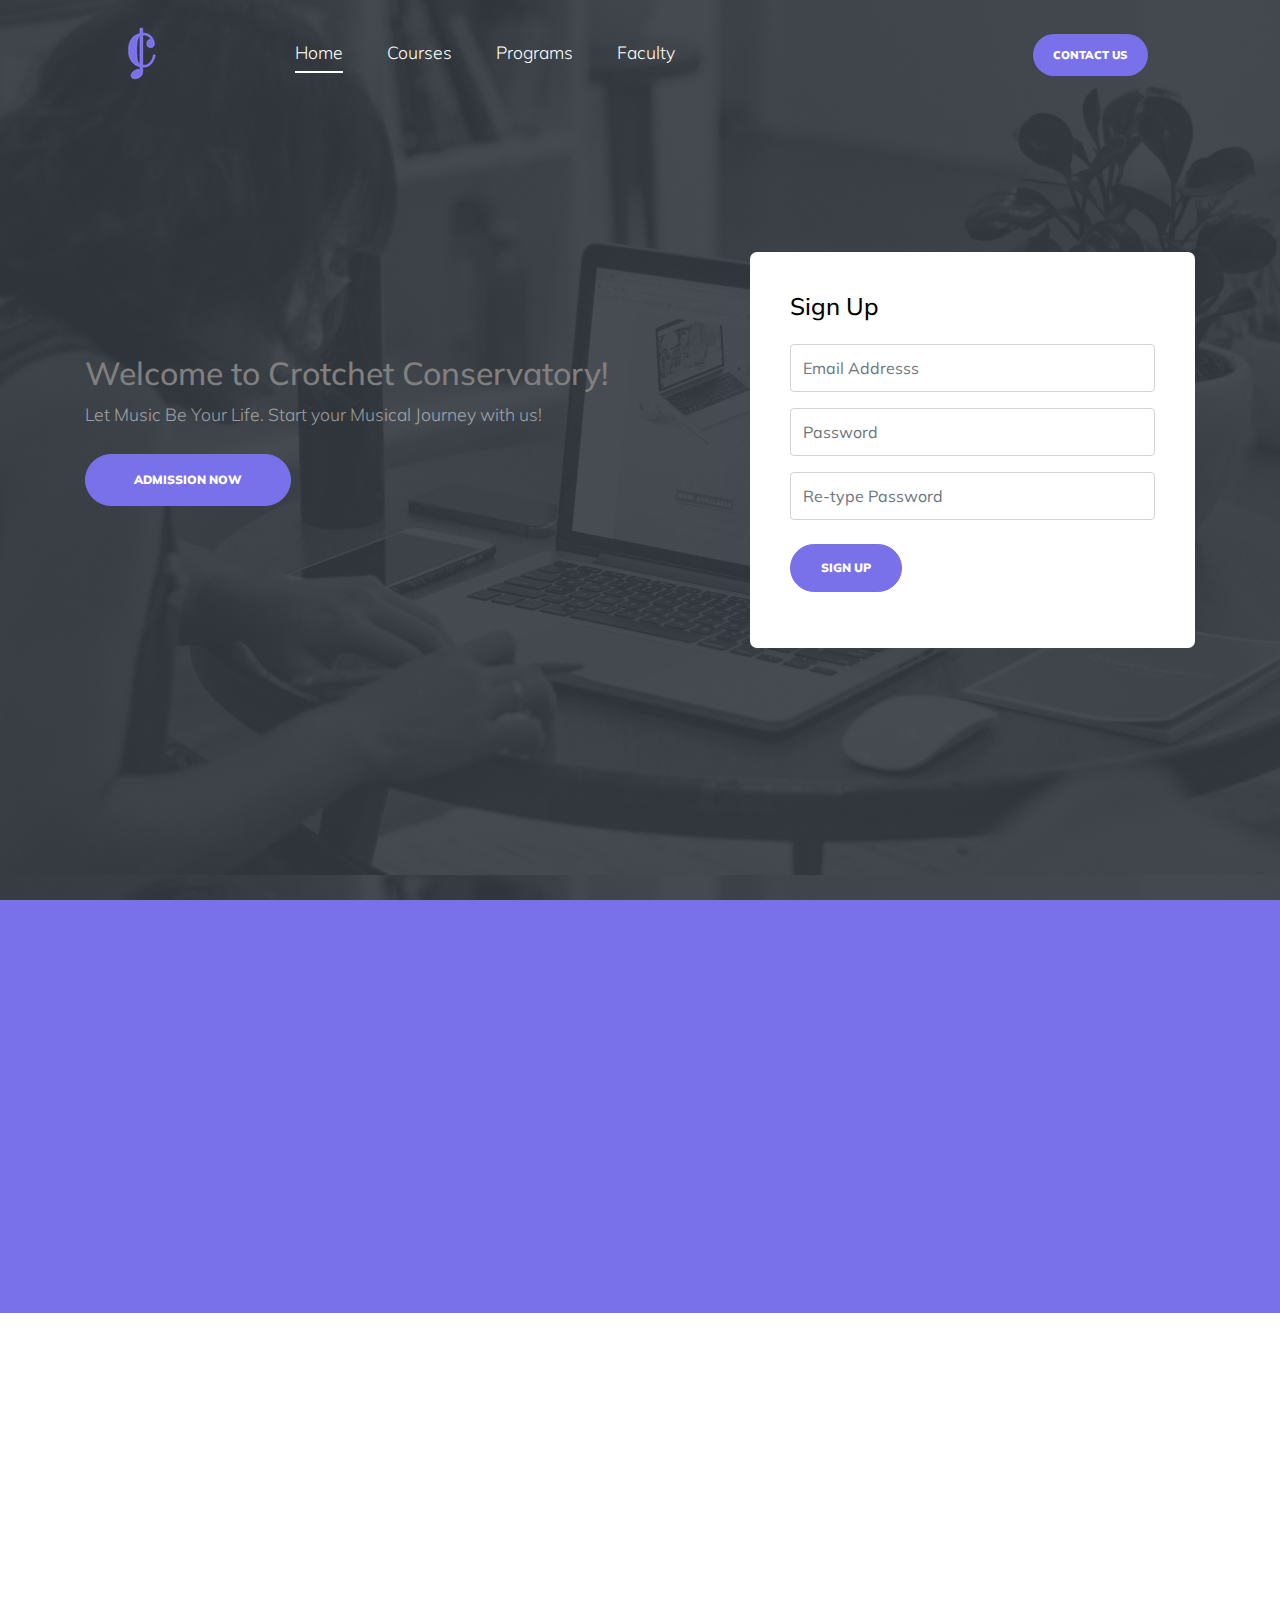
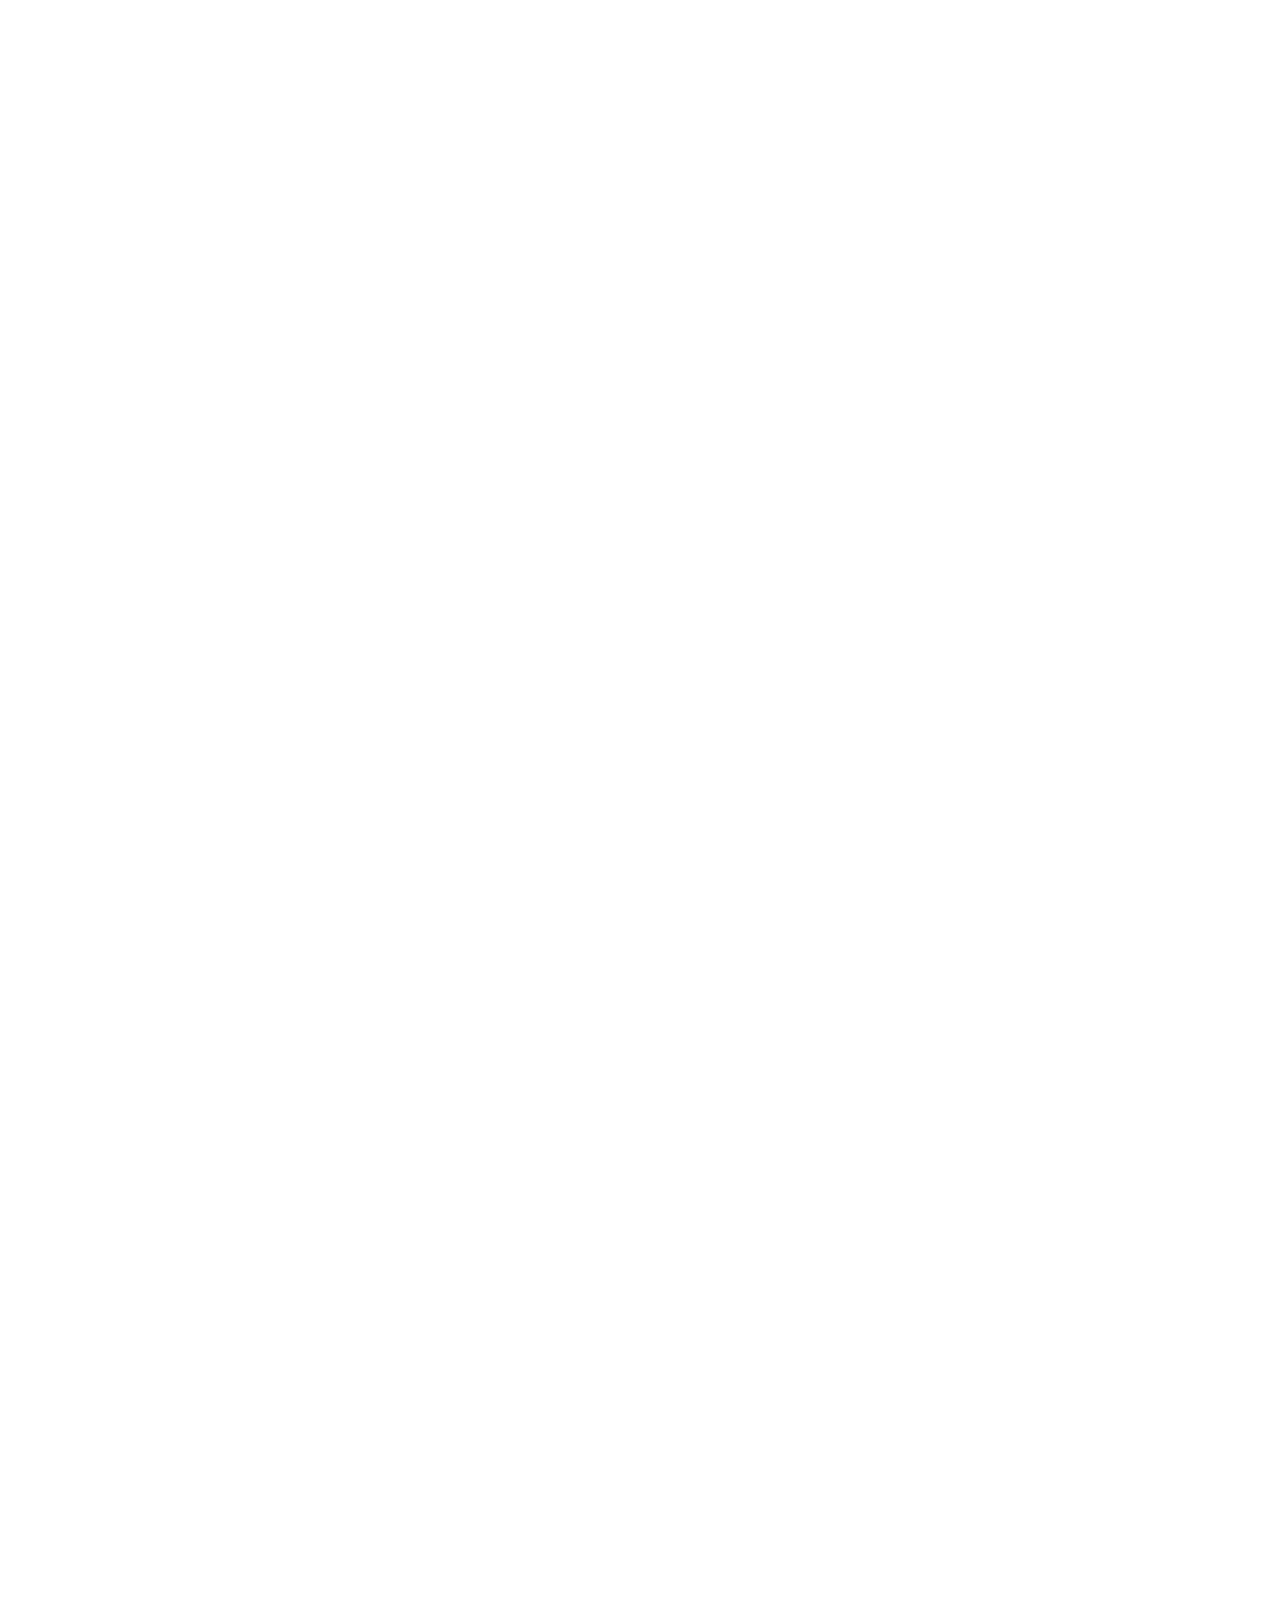
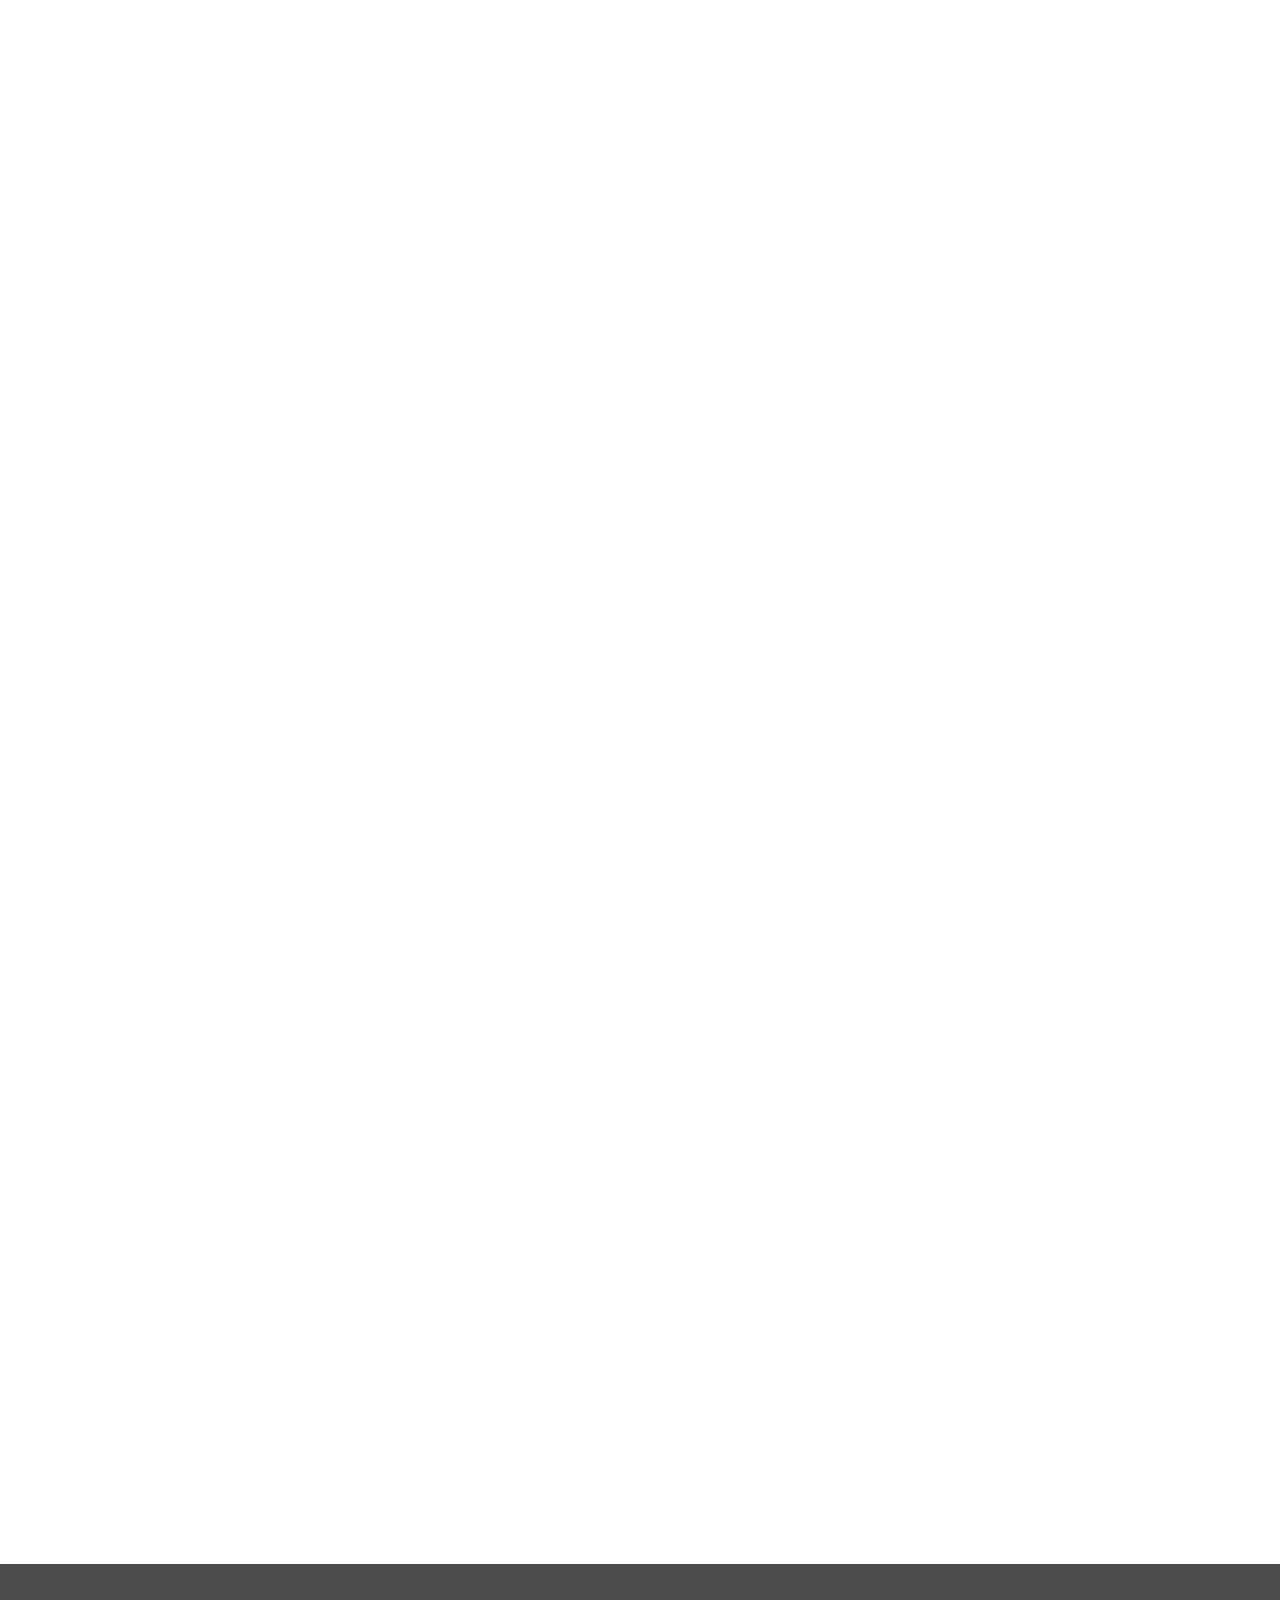
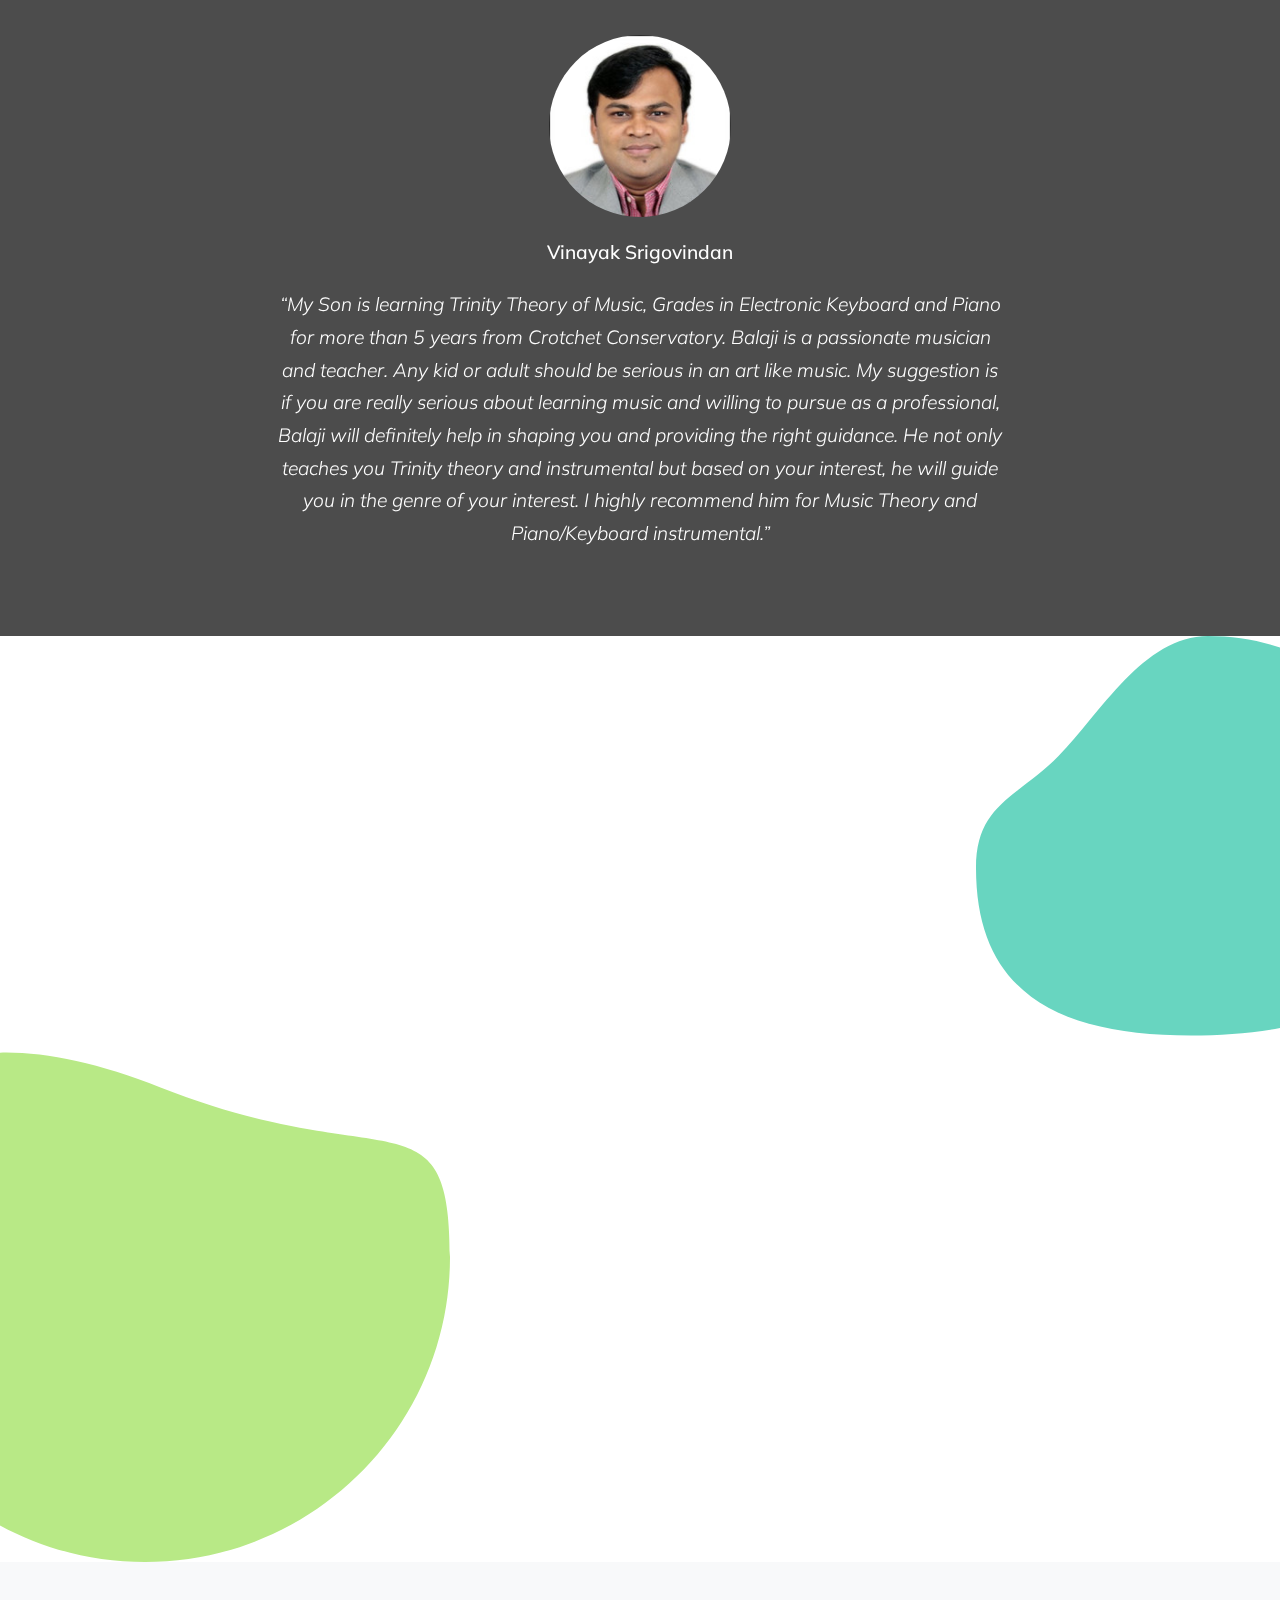
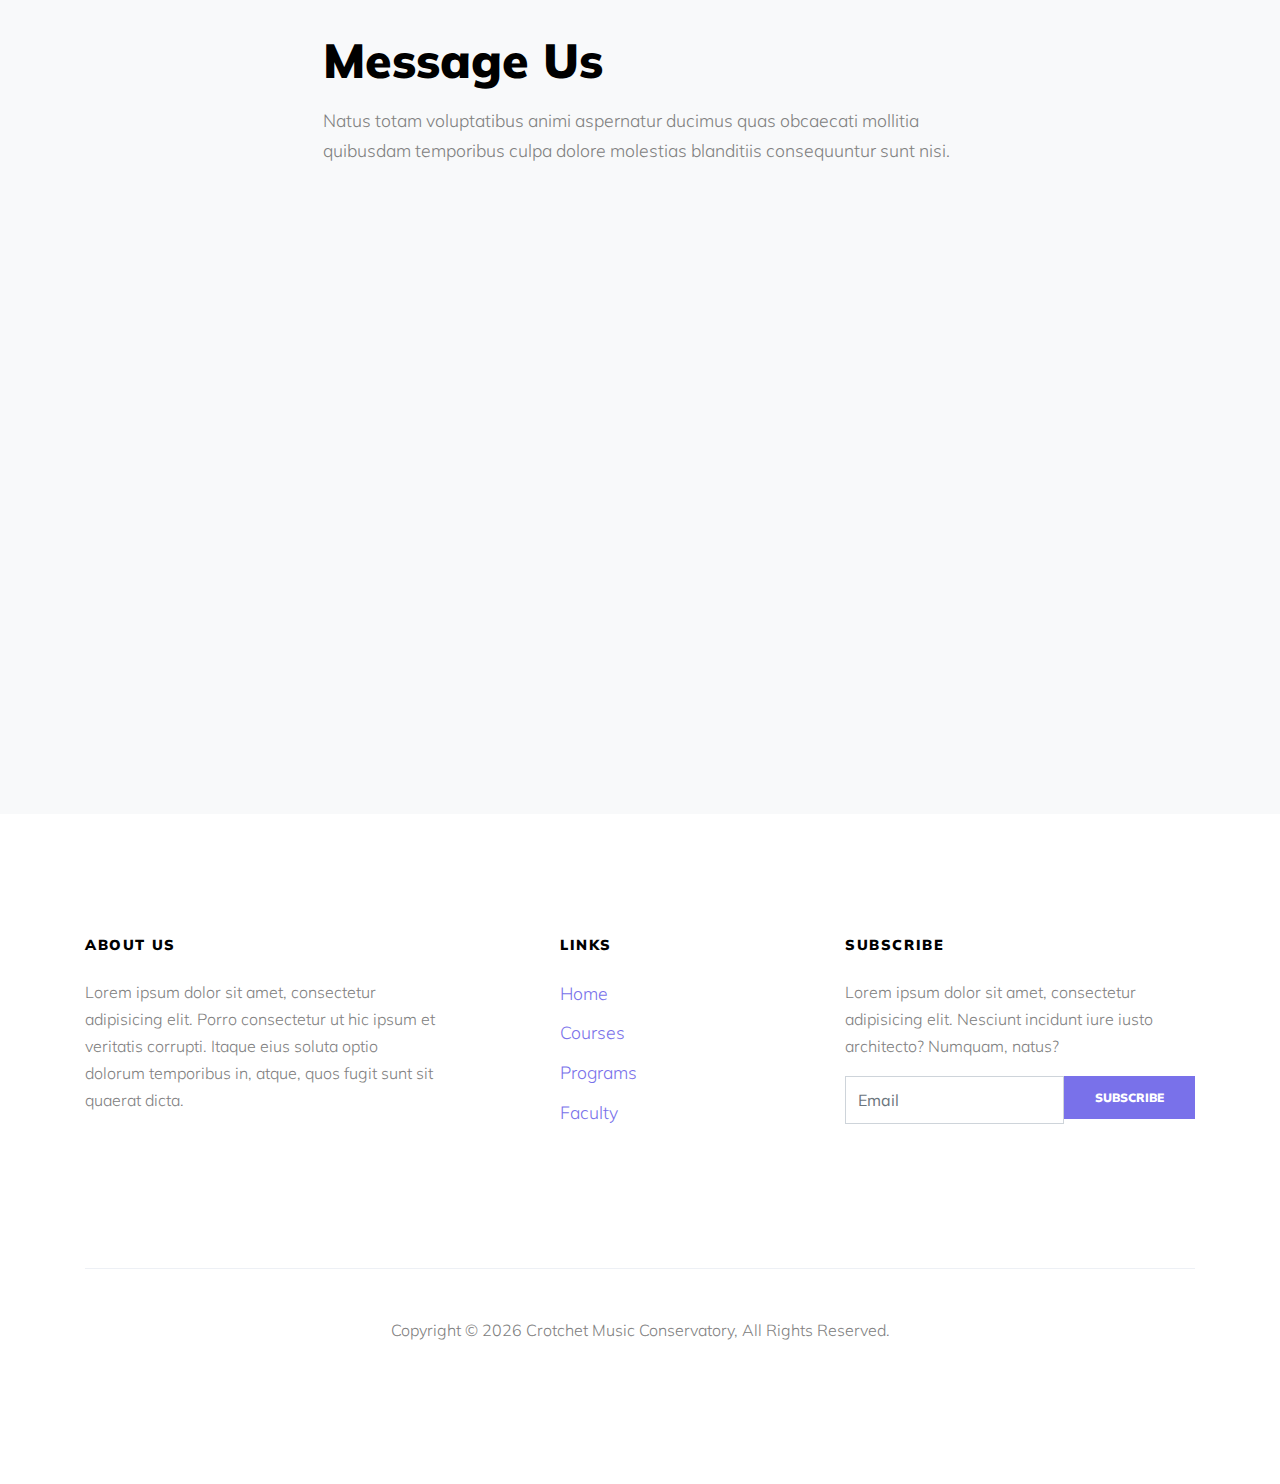
<file: index.html>
<!DOCTYPE html>
<html lang="en">
  <head>
    <title>Crotchet Music Conservatory</title>
    <meta charset="utf-8">
    <meta name="viewport" content="width=device-width, initial-scale=1, shrink-to-fit=no">
    <link href="https://fonts.googleapis.com/css?family=Muli:300,400,700,900" rel="stylesheet">
    <link rel="stylesheet" href="fonts/icomoon/style.css">
    <link rel="stylesheet" href="css/bootstrap.min.css">
    <link rel="stylesheet" href="css/jquery-ui.css">
    <link rel="stylesheet" href="css/owl.carousel.min.css">
    <link rel="stylesheet" href="css/owl.theme.default.min.css">
    <link rel="stylesheet" href="css/owl.theme.default.min.css">
    <link rel="stylesheet" href="css/jquery.fancybox.min.css">
    <link rel="stylesheet" href="css/bootstrap-datepicker.css">
    <link rel="stylesheet" href="fonts/flaticon/font/flaticon.css">
    <link rel="stylesheet" href="css/aos.css">
    <link rel="stylesheet" href="css/style.css">
  </head>
  <body data-spy="scroll" data-target=".site-navbar-target" data-offset="300">
  
  <div class="site-wrap">
    <div class="site-mobile-menu site-navbar-target">
      <div class="site-mobile-menu-header">
        <div class="site-mobile-menu-close mt-3">
          <span class="icon-close2 js-menu-toggle"></span>
        </div>
      </div>
      <div class="site-mobile-menu-body"></div>
    </div>
    <header class="site-navbar py-4 js-sticky-header site-navbar-target" role="banner">
      <div class="container-fluid">
        <div class="d-flex align-items-center">
          <div class="site-logo mr-sm-auto>
            <a href="index.html">
              <img src="images/crotchet_logo.png" alt="logo">
            </a>
          </div>
          <div class="mx-auto text-center">
            <nav class="site-navigation position-relative text-right" role="navigation">
              <ul class="site-menu main-menu js-clone-nav mx-auto d-none d-lg-block  m-0 p-0">
                <li><a href="#home-section" class="nav-link">Home</a></li>
                <li><a href="#courses-section" class="nav-link">Courses</a></li>
                <li><a href="#programs-section" class="nav-link">Programs</a></li>
                <li><a href="#teachers-section" class="nav-link">Faculty</a></li>
              </ul>
            </nav>
          </div>

          <div class="ml-auto w-25">
            <nav class="site-navigation position-relative text-right" role="navigation">
              <ul class="site-menu main-menu site-menu-dark js-clone-nav mr-auto d-none d-lg-block m-0 p-0">
                <li class="cta"><a href="#contact-section" class="nav-link"><span>Contact Us</span></a></li>
              </ul>
            </nav>
            <a href="#" class="d-inline-block d-lg-none site-menu-toggle js-menu-toggle text-black float-right"><span class="icon-menu h3"></span></a>
          </div>
        </div>
      </div>
    </header>

    <div class="intro-section" id="home-section">

      <div class="slide-1" style="background-image: url('images/hero_1.jpg');" data-stellar-background-ratio="0.5">
        <div class="container">
          <div class="row align-items-center">
            <div class="col-12">
              <div class="row align-items-center">
                <div class="col-lg-6 mb-4">
                  <h2 class="welcome-message" data-aos="fade-up" data-aos-delay="100">Welcome to Crotchet Conservatory!</h2>
                  <p class="mb-4"  data-aos="fade-up" data-aos-delay="200">Let Music Be Your Life. Start your Musical Journey with us!</p>
                  <p data-aos="fade-up" data-aos-delay="300"><a href="https://docs.google.com/forms/d/1-CF8SRaXi_w5HwPwmthw0hmqUFQb7BPu5PdblwxFsVc/" class="btn btn-primary py-3 px-5 btn-pill">Admission Now</a></p>
                </div>

                <div class="col-lg-5 ml-auto" data-aos="fade-up" data-aos-delay="500">
                  <form action="" method="post" class="form-box">
                    <h3 class="h4 text-black mb-4">Sign Up</h3>
                    <div class="form-group">
                      <input type="text" class="form-control" placeholder="Email Addresss">
                    </div>
                    <div class="form-group">
                      <input type="password" class="form-control" placeholder="Password">
                    </div>
                    <div class="form-group mb-4">
                      <input type="password" class="form-control" placeholder="Re-type Password">
                    </div>
                    <div class="form-group">
                      <input type="submit" class="btn btn-primary btn-pill" value="Sign up">
                    </div>
                  </form>
                </div>
              </div>
            </div>
          </div>
        </div>
      </div>
    </div>

    <div class="site-section courses-title" id="courses-section">
      <div class="container">
        <div class="row mb-5 justify-content-center">
          <div class="col-lg-7 text-center" data-aos="fade-up" data-aos-delay="">
            <h2 class="section-title">Courses</h2>
          </div>
        </div>
      </div>
    </div>
    <div class="site-section courses-entry-wrap"  data-aos="fade-up" data-aos-delay="100">
      <div class="container">
        <div class="row">
          <div class="owl-carousel col-12 nonloop-block-14">
            <div class="course bg-white h-100 align-self-stretch">
              <figure class="m-0">
                <a href="course-single.html"><img src="images/img_1.jpg" alt="Image" class="img-fluid"></a>
              </figure>
              <div class="course-inner-text py-4 px-4">
                <span class="course-price">$20</span>
                <div class="meta"><span class="icon-clock-o"></span>4 Lessons / 12 week</div>
                <h3><a href="#">Theory of Music</a></h3>
                <p>Lorem ipsum dolor sit amet ipsa nulla adipisicing elit. </p>
              </div>
              <div class="d-flex border-top stats">
                <div class="py-3 px-4"><span class="icon-users"></span> 2,193 students</div>
                <div class="py-3 px-4 w-25 ml-auto border-left"><span class="icon-chat"></span> 2</div>
              </div>
            </div>

            <div class="course bg-white h-100 align-self-stretch">
              <figure class="m-0">
                <a href="course-single.html"><img src="images/img_2.jpg" alt="Image" class="img-fluid"></a>
              </figure>
              <div class="course-inner-text py-4 px-4">
                <span class="course-price">$0</span>
                <div class="meta"><span class="icon-clock-o"></span>4 Lessons / 12 week</div>
                <h3><a href="#">Practical</a></h3>
                <p>Lorem ipsum dolor sit amet ipsa nulla adipisicing elit. </p>
              </div>
              <div class="d-flex border-top stats">
                <div class="py-3 px-4"><span class="icon-users"></span> 2,193 students</div>
                <div class="py-3 px-4 w-25 ml-auto border-left"><span class="icon-chat"></span> 2</div>
              </div>
            </div>

            <div class="course bg-white h-100 align-self-stretch">
              <figure class="m-0">
                <a href="course-single.html"><img src="images/img_3.jpg" alt="Image" class="img-fluid"></a>
              </figure>
              <div class="course-inner-text py-4 px-4">
                <span class="course-price">$0</span>
                <div class="meta"><span class="icon-clock-o"></span>4 Lessons / 12 week</div>
                <h3><a href="#">Virtuoso</a></h3>
                <p>Lorem ipsum dolor sit amet ipsa nulla adipisicing elit. </p>
              </div>
              <div class="d-flex border-top stats">
                <div class="py-3 px-4"><span class="icon-users"></span> 2,193 students</div>
                <div class="py-3 px-4 w-25 ml-auto border-left"><span class="icon-chat"></span> 2</div>
              </div>
            </div>

            <div class="course bg-white h-100 align-self-stretch">
              <figure class="m-0">
                <a href="course-single.html"><img src="images/img_4.jpg" alt="Image" class="img-fluid"></a>
              </figure>
              <div class="course-inner-text py-4 px-4">
                <span class="course-price">$0</span>
                <div class="meta"><span class="icon-clock-o"></span>4 Lessons / 12 week</div>
                <h3><a href="#">Music Composition</a></h3>
                <p>Lorem ipsum dolor sit amet ipsa nulla adipisicing elit. </p>
              </div>
              <div class="d-flex border-top stats">
                <div class="py-3 px-4"><span class="icon-users"></span> 2,193 students</div>
                <div class="py-3 px-4 w-25 ml-auto border-left"><span class="icon-chat"></span> 2</div>
              </div>
            </div>

            <div class="course bg-white h-100 align-self-stretch">
              <figure class="m-0">
                <a href="course-single.html"><img src="images/img_5.jpg" alt="Image" class="img-fluid"></a>
              </figure>
              <div class="course-inner-text py-4 px-4">
                <span class="course-price">$0</span>
                <div class="meta"><span class="icon-clock-o"></span>4 Lessons / 12 week</div>
                <h3><a href="#">Score Writer</a></h3>
                <p>Lorem ipsum dolor sit amet ipsa nulla adipisicing elit. </p>
              </div>
              <div class="d-flex border-top stats">
                <div class="py-3 px-4"><span class="icon-users"></span> 2,193 students</div>
                <div class="py-3 px-4 w-25 ml-auto border-left"><span class="icon-chat"></span> 2</div>
              </div>
            </div>

            <div class="course bg-white h-100 align-self-stretch">
              <figure class="m-0">
                <a href="course-single.html"><img src="images/img_6.jpg" alt="Image" class="img-fluid"></a>
              </figure>
              <div class="course-inner-text py-4 px-4">
                <span class="course-price">$0</span>
                <div class="meta"><span class="icon-clock-o"></span>4 Lessons / 12 week</div>
                <h3><a href="#">Audio Engineering</a></h3>
                <p>Lorem ipsum dolor sit amet ipsa nulla adipisicing elit. </p>
              </div>
              <div class="d-flex border-top stats">
                <div class="py-3 px-4"><span class="icon-users"></span> 2,193 students</div>
                <div class="py-3 px-4 w-25 ml-auto border-left"><span class="icon-chat"></span> 2</div>
              </div>
            </div>
          </div>

        </div>
        <div class="row justify-content-center">
          <div class="col-7 text-center">
            <button class="customPrevBtn btn btn-primary m-1">Prev</button>
            <button class="customNextBtn btn btn-primary m-1">Next</button>
          </div>
        </div>
      </div>
    </div>

    <div class="site-section" id="programs-section">
      <div class="container">
        <div class="row mb-5 justify-content-center">
          <div class="col-lg-7 text-center"  data-aos="fade-up" data-aos-delay="">
            <h2 class="section-title">Our Programs</h2>
            <p>Lorem ipsum dolor sit amet, consectetur adipisicing elit. Magnam repellat aut neque! Doloribus sunt non aut reiciendis, vel recusandae obcaecati hic dicta repudiandae in quas quibusdam ullam, illum sed veniam!</p>
          </div>
        </div>

        <div class="row mb-5 align-items-center">
          <div class="col-lg-7 mb-5" data-aos="fade-up" data-aos-delay="100">
            <img src="images/undraw_youtube_tutorial.svg" alt="Image" class="img-fluid">
          </div>
          <div class="col-lg-4 ml-auto" data-aos="fade-up" data-aos-delay="200">
            <h2 class="text-black mb-4">We are Trinity Certified Educators</h2>
            <p class="mb-4">Lorem ipsum dolor sit amet consectetur adipisicing elit. Rem maxime nam porro possimus fugiat quo molestiae illo.</p>

            <div class="d-flex align-items-center custom-icon-wrap mb-3">
              <span class="custom-icon-inner mr-3"><span class="icon icon-graduation-cap"></span></span>
              <div><h3 class="m-0">22,931 Yearly Graduates</h3></div>
            </div>

            <div class="d-flex align-items-center custom-icon-wrap">
              <span class="custom-icon-inner mr-3"><span class="icon icon-university"></span></span>
              <div><h3 class="m-0">150 Universities Worldwide</h3></div>
            </div>
          </div>
        </div>

        <div class="row mb-5 align-items-center">
          <div class="col-lg-7 mb-5 order-1 order-lg-2" data-aos="fade-up" data-aos-delay="100">
            <img src="images/undraw_teaching.svg" alt="Image" class="img-fluid">
          </div>
          <div class="col-lg-4 mr-auto order-2 order-lg-1" data-aos="fade-up" data-aos-delay="200">
            <h2 class="text-black mb-4">Music can change the World</h2>
            <p class="mb-4">Lorem ipsum dolor sit amet consectetur adipisicing elit. Rem maxime nam porro possimus fugiat quo molestiae illo.</p>

            <div class="d-flex align-items-center custom-icon-wrap mb-3">
              <span class="custom-icon-inner mr-3"><span class="icon icon-graduation-cap"></span></span>
              <div><h3 class="m-0">22,931 Yearly Graduates</h3></div>
            </div>

            <div class="d-flex align-items-center custom-icon-wrap">
              <span class="custom-icon-inner mr-3"><span class="icon icon-university"></span></span>
              <div><h3 class="m-0">150 Universities Worldwide</h3></div>
            </div>
          </div>
        </div>

        <div class="row mb-5 align-items-center">
          <div class="col-lg-7 mb-5" data-aos="fade-up" data-aos-delay="100">
            <img src="images/undraw_teacher.svg" alt="Image" class="img-fluid">
          </div>
          <div class="col-lg-4 ml-auto" data-aos="fade-up" data-aos-delay="200">
            <h2 class="text-black mb-4">Music is life</h2>
            <p class="mb-4">Lorem ipsum dolor sit amet consectetur adipisicing elit. Rem maxime nam porro possimus fugiat quo molestiae illo.</p>

            <div class="d-flex align-items-center custom-icon-wrap mb-3">
              <span class="custom-icon-inner mr-3"><span class="icon icon-graduation-cap"></span></span>
              <div><h3 class="m-0">22,931 Yearly Graduates</h3></div>
            </div>

            <div class="d-flex align-items-center custom-icon-wrap">
              <span class="custom-icon-inner mr-3"><span class="icon icon-university"></span></span>
              <div><h3 class="m-0">150 Universities Worldwide</h3></div>
            </div>
          </div>
        </div>
      </div>
    </div>

    <div class="site-section" id="teachers-section">
      <div class="container">
        <div class="row mb-5 justify-content-center">
          <div class="col-lg-7 mb-5 text-center"  data-aos="fade-up" data-aos-delay="">
            <h2 class="section-title">Our Faculty</h2>
            <p class="mb-5">Lorem ipsum dolor sit amet, consectetur adipisicing elit. Magnam repellat aut neque! Doloribus sunt non aut reiciendis, vel recusandae obcaecati hic dicta repudiandae in quas quibusdam ullam, illum sed veniam!</p>
          </div>
        </div>

        <div class="row">
          <div class="col-md-6 col-lg-4 mb-4" data-aos="fade-up" data-aos-delay="100">
            <div class="teacher text-center">
              <img src="images/person_1.jpg" alt="Image" class="img-fluid w-50 rounded-circle mx-auto mb-4">
              <div class="py-2">
                <h3 class="text-black">Arokia Raj</h3>
                <p class="position">Principal</p>
                <p>Lorem ipsum dolor sit amet, consectetur adipisicing elit. Porro eius suscipit delectus enim iusto tempora, adipisci at provident.</p>
              </div>
            </div>
          </div>

          <div class="col-md-6 col-lg-4 mb-4" data-aos="fade-up" data-aos-delay="200">
            <div class="teacher text-center">
              <img src="images/person_2.jpg" alt="Image" class="img-fluid w-50 rounded-circle mx-auto mb-4">
              <div class="py-2">
                <h3 class="text-black">Balaji Soundar</h3>
                <p class="position">Music Theory & Piano Teacher</p>
                <p>Lorem ipsum dolor sit amet, consectetur adipisicing elit. Porro eius suscipit delectus enim iusto tempora, adipisci at provident.</p>
              </div>
            </div>
          </div>

          <div class="col-md-6 col-lg-4 mb-4" data-aos="fade-up" data-aos-delay="300">
            <div class="teacher text-center">
              <img src="images/person_3.jpg" alt="Image" class="img-fluid w-50 rounded-circle mx-auto mb-4">
              <div class="py-2">
                <h3 class="text-black">Srivatsan Balaji</h3>
                <p class="position">Music Theory & Keyboard Teacher</p>
                <p>Lorem ipsum dolor sit amet, consectetur adipisicing elit. Porro eius suscipit delectus enim iusto tempora, adipisci at provident.</p>
              </div>
            </div>
          </div>
        </div>
      </div>
    </div>

    <div class="site-section bg-image overlay" style="background-image: url('images/hero_1.jpg');">
      <div class="container">
        <div class="row justify-content-center align-items-center">
          <div class="col-md-8 text-center testimony">
            <img src="images/vinayak.jpg" alt="Image" class="img-fluid w-25 mb-4 rounded-circle">
            <h3 class="mb-4">Vinayak Srigovindan</h3>
            <blockquote>
              <p>&ldquo;My Son is learning Trinity Theory of Music, Grades in Electronic Keyboard and Piano for more than 5 years from Crotchet Conservatory. Balaji is a passionate musician and teacher. Any kid or adult should be serious in an art like music. My suggestion is if you are really serious about learning music and willing to pursue as a professional, Balaji will definitely help in shaping you and providing the right guidance. He not only teaches you Trinity theory and instrumental but based on your interest, he will guide you in the genre of your interest. I highly recommend him for Music Theory and Piano/Keyboard instrumental.&rdquo;</p>
            </blockquote>
          </div>
        </div>
      </div>
    </div>

    <div class="site-section pb-0">
      <div class="future-blobs">
        <div class="blob_2">
          <img src="images/blob_2.svg" alt="Image">
        </div>
        <div class="blob_1">
          <img src="images/blob_1.svg" alt="Image">
        </div>
      </div>
      <div class="container">
        <div class="row mb-5 justify-content-center" data-aos="fade-up" data-aos-delay="">
          <div class="col-lg-7 text-center">
            <h2 class="section-title">Why Choose Us</h2>
          </div>
        </div>

        <div class="row">
          <div class="col-lg-4 ml-auto align-self-start"  data-aos="fade-up" data-aos-delay="100">

            <div class="p-4 rounded bg-white why-choose-us-box">
              <div class="d-flex align-items-center custom-icon-wrap custom-icon-light mb-3">
                <div class="mr-3"><span class="custom-icon-inner"><span class="icon icon-graduation-cap"></span></span></div>
                <div><h3 class="m-0">22,931 Yearly Graduates</h3></div>
              </div>

              <div class="d-flex align-items-center custom-icon-wrap custom-icon-light mb-3">
                <div class="mr-3"><span class="custom-icon-inner"><span class="icon icon-university"></span></span></div>
                <div><h3 class="m-0">150 Universities Worldwide</h3></div>
              </div>

              <div class="d-flex align-items-center custom-icon-wrap custom-icon-light mb-3">
                <div class="mr-3"><span class="custom-icon-inner"><span class="icon icon-graduation-cap"></span></span></div>
                <div><h3 class="m-0">Top Professionals in The World</h3></div>
              </div>

              <div class="d-flex align-items-center custom-icon-wrap custom-icon-light mb-3">
                <div class="mr-3"><span class="custom-icon-inner"><span class="icon icon-university"></span></span></div>
                <div><h3 class="m-0">Expand Your Knowledge</h3></div>
              </div>

              <div class="d-flex align-items-center custom-icon-wrap custom-icon-light mb-3">
                <div class="mr-3"><span class="custom-icon-inner"><span class="icon icon-graduation-cap"></span></span></div>
                <div><h3 class="m-0">Best Online Teaching Assistant Courses</h3></div>
              </div>

              <div class="d-flex align-items-center custom-icon-wrap custom-icon-light">
                <div class="mr-3"><span class="custom-icon-inner"><span class="icon icon-university"></span></span></div>
                <div><h3 class="m-0">Best Faculty</h3></div>
              </div>
            </div>
          </div>
          <div class="col-lg-7 align-self-end"  data-aos="fade-left" data-aos-delay="200">
            <img src="images/person_transparent.png" alt="Image" class="img-fluid">
          </div>
        </div>
      </div>
    </div>

    <div class="site-section bg-light" id="contact-section">
      <div class="container">
        <div class="row justify-content-center">
          <div class="col-md-7">

            <h2 class="section-title mb-3">Message Us</h2>
            <p class="mb-5">Natus totam voluptatibus animi aspernatur ducimus quas obcaecati mollitia quibusdam temporibus culpa dolore molestias blanditiis consequuntur sunt nisi.</p>
          
            <form method="post" data-aos="fade">
              <div class="form-group row">
                <div class="col-md-6 mb-3 mb-lg-0">
                  <input type="text" class="form-control" placeholder="First name">
                </div>
                <div class="col-md-6">
                  <input type="text" class="form-control" placeholder="Last name">
                </div>
              </div>

              <div class="form-group row">
                <div class="col-md-12">
                  <input type="text" class="form-control" placeholder="Subject">
                </div>
              </div>

              <div class="form-group row">
                <div class="col-md-12">
                  <input type="email" class="form-control" placeholder="Email">
                </div>
              </div>
              <div class="form-group row">
                <div class="col-md-12">
                  <textarea class="form-control" id="" cols="30" rows="10" placeholder="Write your message here."></textarea>
                </div>
              </div>

              <div class="form-group row">
                <div class="col-md-6">

                  <input type="submit" class="btn btn-primary py-3 px-5 btn-block btn-pill" value="Send Message">
                </div>
              </div>
            </form>
          </div>
        </div>
      </div>
    </div>

    <footer class="footer-section bg-white">
      <div class="container">
        <div class="row">
          <div class="col-md-4">
            <h3>About Us</h3>
            <p>Lorem ipsum dolor sit amet, consectetur adipisicing elit. Porro consectetur ut hic ipsum et veritatis corrupti. Itaque eius soluta optio dolorum temporibus in, atque, quos fugit sunt sit quaerat dicta.</p>
          </div>

          <div class="col-md-3 ml-auto">
            <h3>Links</h3>
            <ul class="list-unstyled footer-links">
              <li><a href="#">Home</a></li>
              <li><a href="#">Courses</a></li>
              <li><a href="#">Programs</a></li>
              <li><a href="#">Faculty</a></li>
            </ul>
          </div>

          <div class="col-md-4">
            <h3>Subscribe</h3>
            <p>Lorem ipsum dolor sit amet, consectetur adipisicing elit. Nesciunt incidunt iure iusto architecto? Numquam, natus?</p>
            <form action="#" class="footer-subscribe">
              <div class="d-flex mb-5">
                <input type="text" class="form-control rounded-0" placeholder="Email">
                <input type="submit" class="btn btn-primary rounded-0" value="Subscribe">
              </div>
            </form>
          </div>
        </div>

        <div class="row pt-5 mt-5 text-center">
          <div class="col-md-12">
            <div class="border-top pt-5">
            <p>
        Copyright &copy; <script>document.write(new Date().getFullYear());</script> Crotchet Music Conservatory, All Rights Reserved. </a>
            </p>
            </div>
          </div>
        </div>
      </div>
    </footer>

  </div> <!-- .site-wrap -->

  <script src="js/jquery-3.3.1.min.js"></script>
  <script src="js/jquery-migrate-3.0.1.min.js"></script>
  <script src="js/jquery-ui.js"></script>
  <script src="js/popper.min.js"></script>
  <script src="js/bootstrap.min.js"></script>
  <script src="js/owl.carousel.min.js"></script>
  <script src="js/jquery.stellar.min.js"></script>
  <script src="js/jquery.countdown.min.js"></script>
  <script src="js/bootstrap-datepicker.min.js"></script>
  <script src="js/jquery.easing.1.3.js"></script>
  <script src="js/aos.js"></script>
  <script src="js/jquery.fancybox.min.js"></script>
  <script src="js/jquery.sticky.js"></script>

  <script src="js/main.js"></script>

  </body>
</html>
</file>
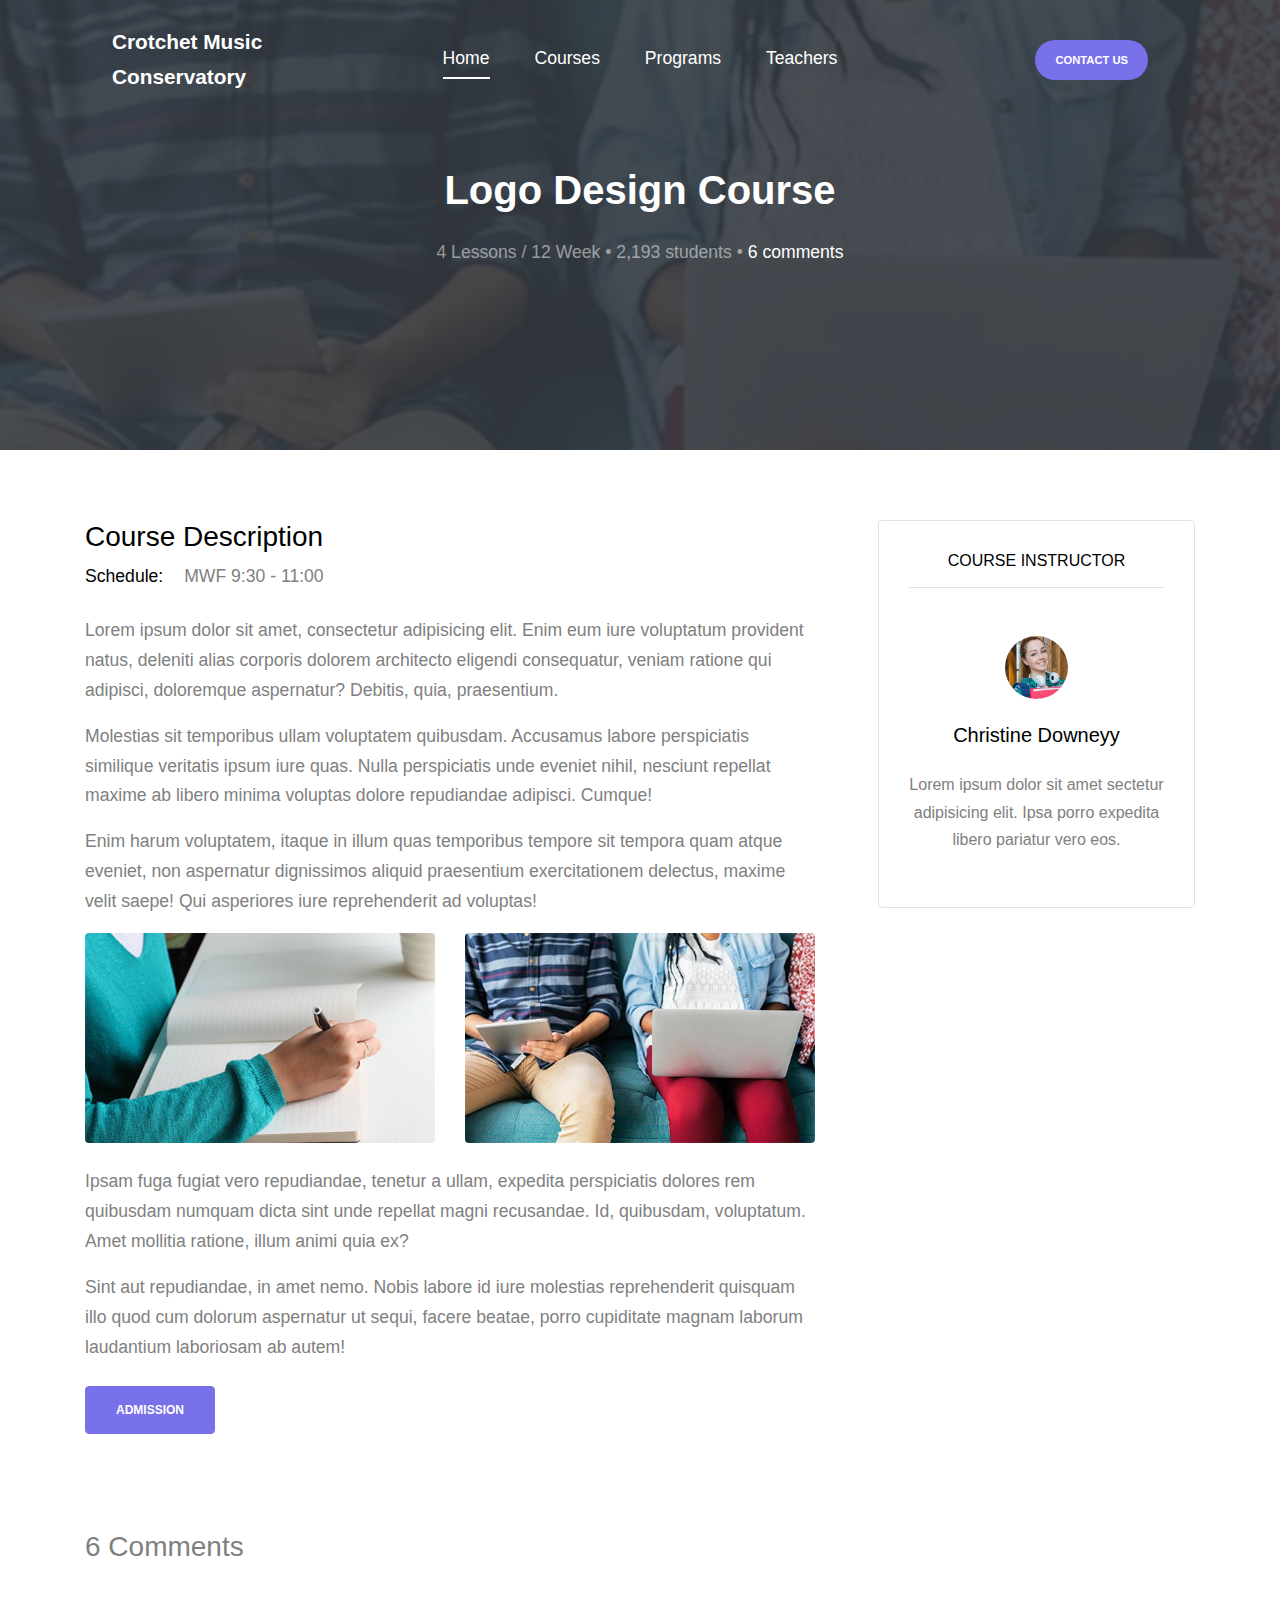
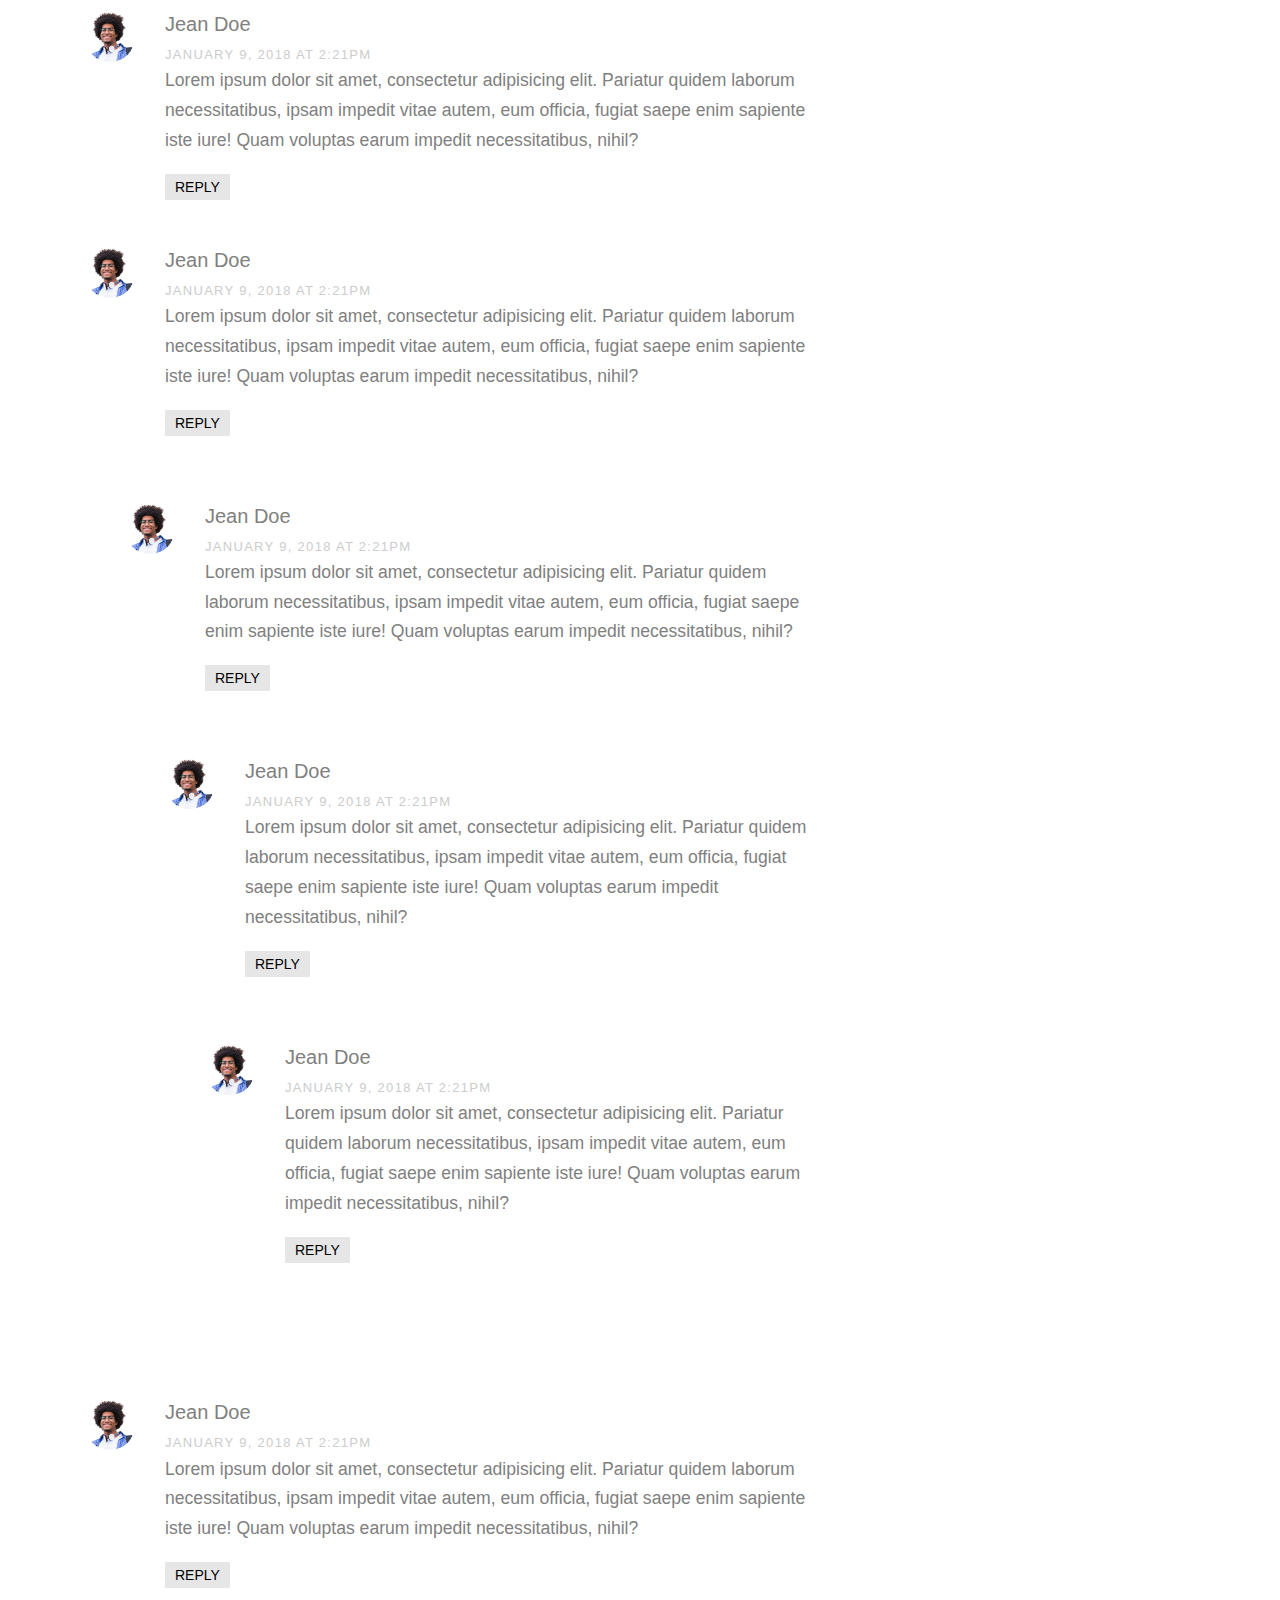
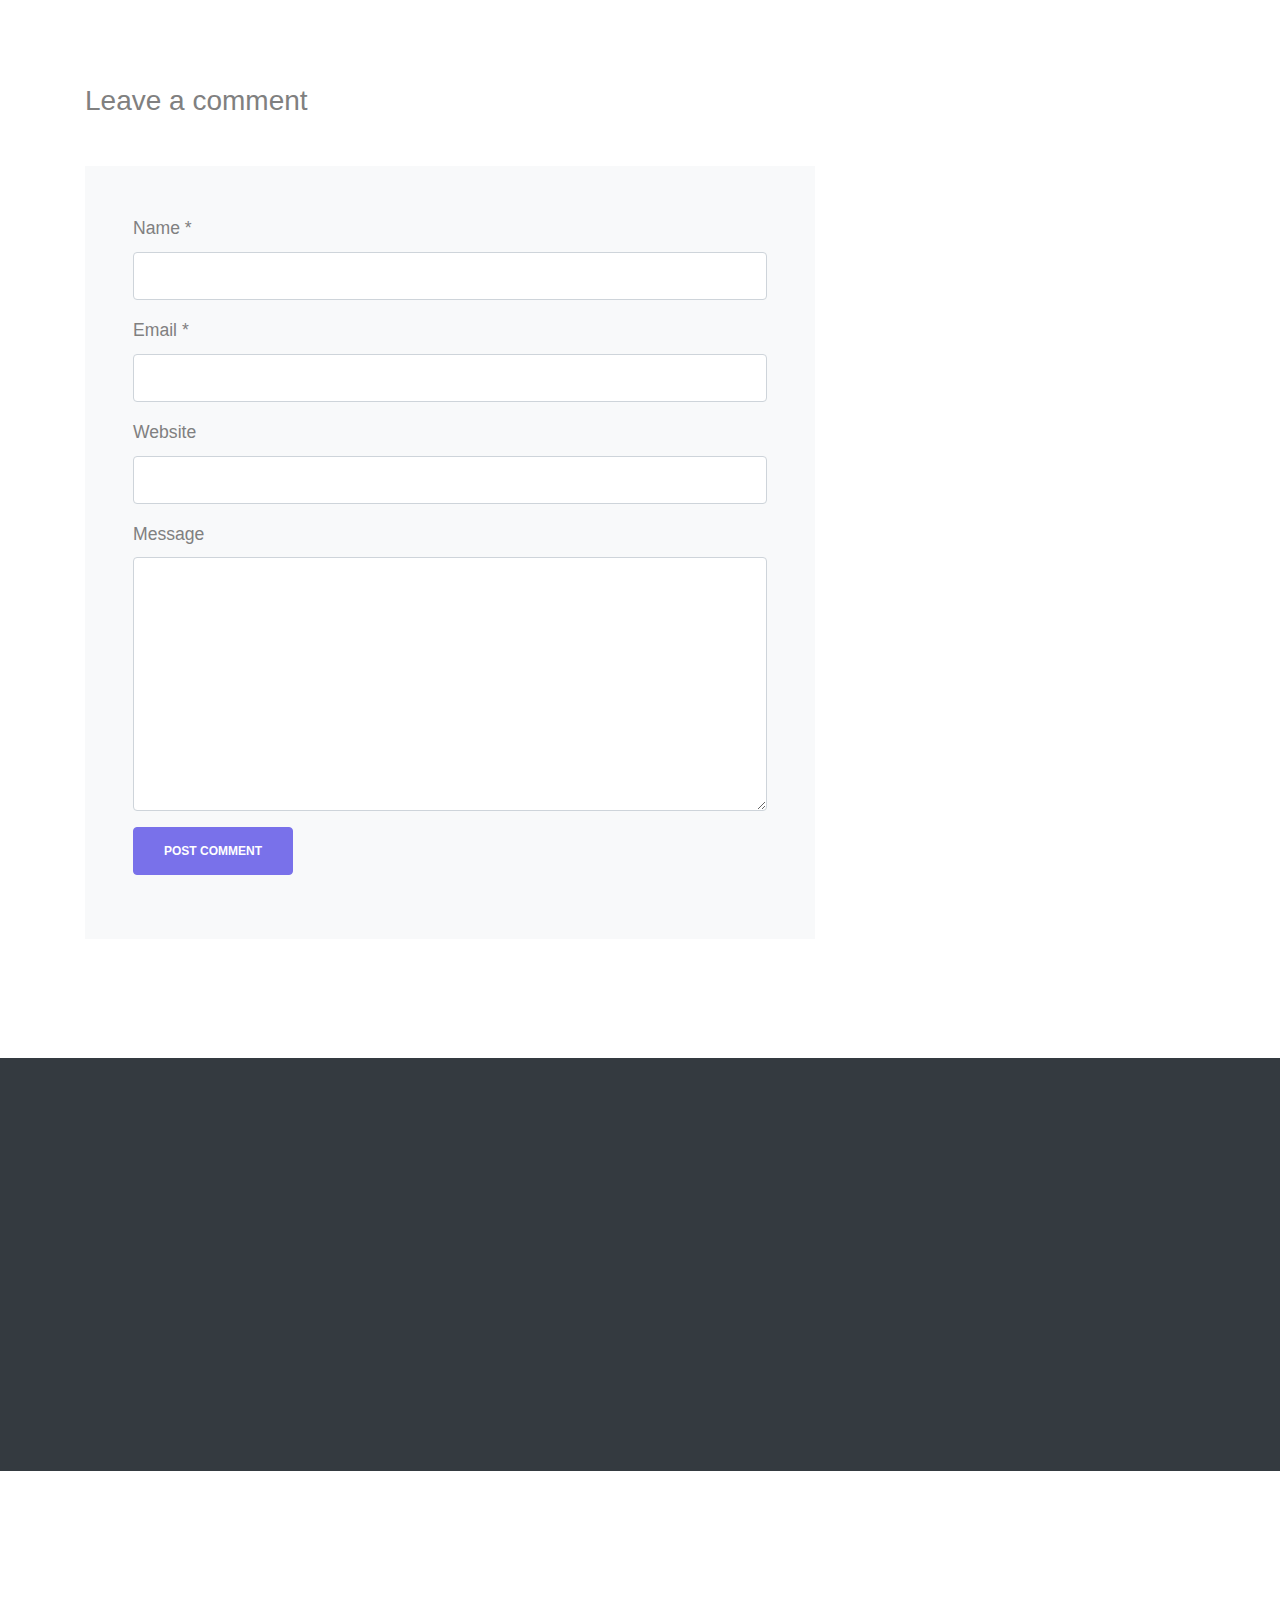
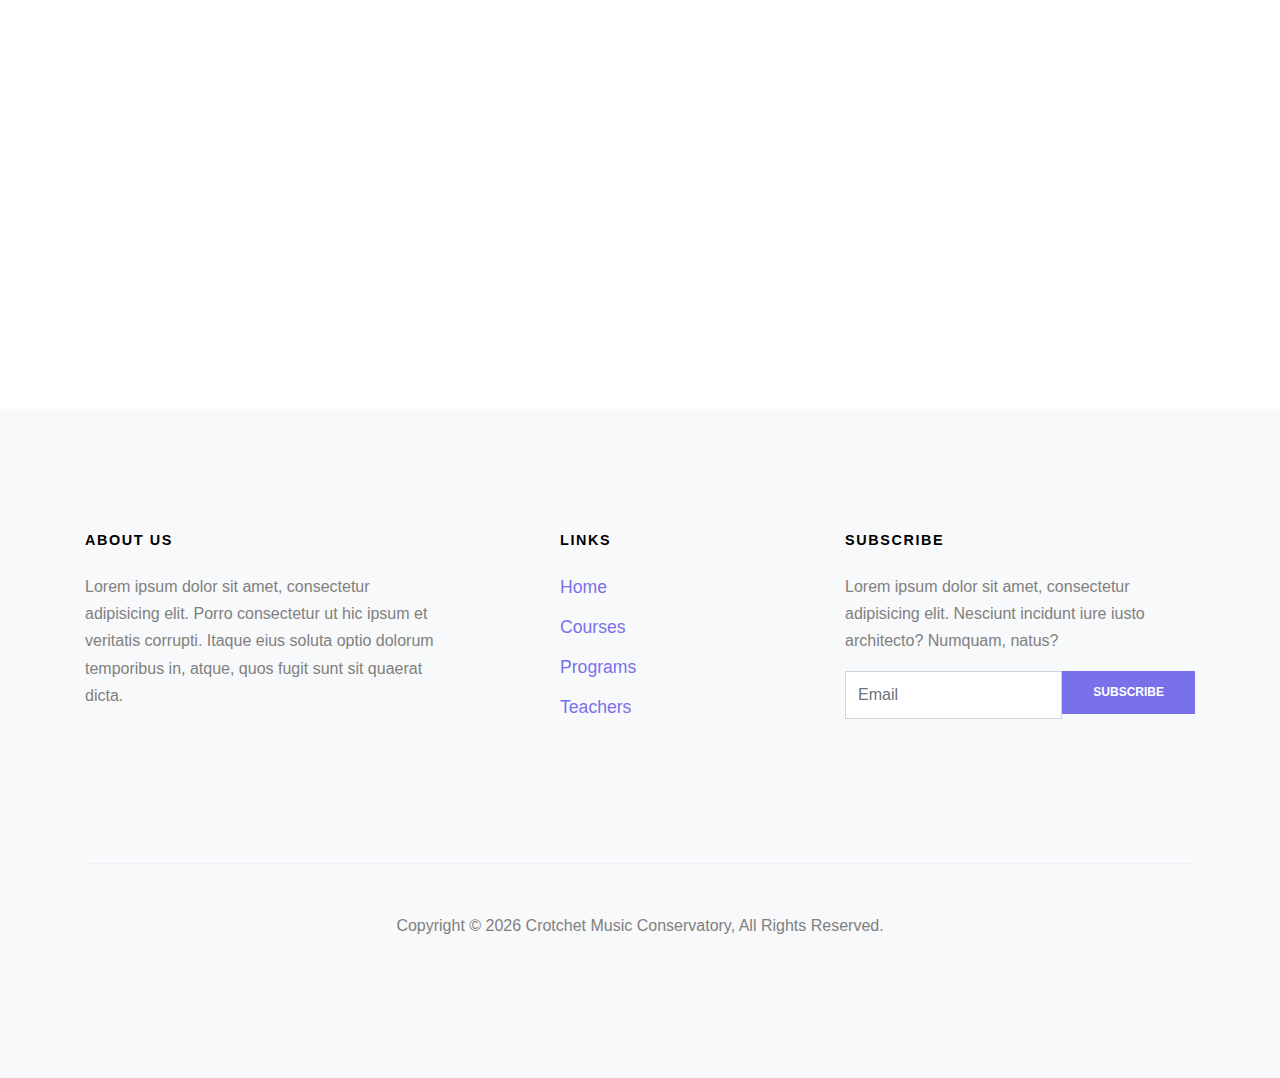
<file: course-single.html>
<!DOCTYPE html>
<html lang="en">
  <head>
    <title>Crotchet Music Conservatory</title>
    <meta charset="utf-8">
    <meta name="viewport" content="width=device-width, initial-scale=1, shrink-to-fit=no">

    <!-- <link href="https://fonts.googleapis.com/css?family=Muli:300,400,700,900" rel="stylesheet"> -->
    <link rel="stylesheet" href="fonts/icomoon/style.css">

    <link rel="stylesheet" href="css/bootstrap.min.css">
    <link rel="stylesheet" href="css/jquery-ui.css">
    <link rel="stylesheet" href="css/owl.carousel.min.css">
    <link rel="stylesheet" href="css/owl.theme.default.min.css">
    <link rel="stylesheet" href="css/owl.theme.default.min.css">

    <link rel="stylesheet" href="css/jquery.fancybox.min.css">

    <link rel="stylesheet" href="css/bootstrap-datepicker.css">

    <link rel="stylesheet" href="fonts/flaticon/font/flaticon.css">

    <link rel="stylesheet" href="css/aos.css">

    <link rel="stylesheet" href="css/style.css">
    
  </head>
  <body data-spy="scroll" data-target=".site-navbar-target" data-offset="300">
  
  <div class="site-wrap">

    <div class="site-mobile-menu site-navbar-target">
      <div class="site-mobile-menu-header">
        <div class="site-mobile-menu-close mt-3">
          <span class="icon-close2 js-menu-toggle"></span>
        </div>
      </div>
      <div class="site-mobile-menu-body"></div>
    </div>
   
    
    <header class="site-navbar py-4 js-sticky-header site-navbar-target" role="banner">
      
      <div class="container-fluid">
        <div class="d-flex align-items-center">
          <div class="site-logo mr-auto w-25"><a href="index.html">Crotchet Music Conservatory</a></div>

          <div class="mx-auto text-center">
            <nav class="site-navigation position-relative text-right" role="navigation">
              <ul class="site-menu main-menu js-clone-nav mx-auto d-none d-lg-block  m-0 p-0">
                <li><a href="#home-section" class="nav-link">Home</a></li>
                <li><a href="#courses-section" class="nav-link">Courses</a></li>
                <li><a href="#programs-section" class="nav-link">Programs</a></li>
                <li><a href="#teachers-section" class="nav-link">Teachers</a></li>
              </ul>
            </nav>
          </div>

          <div class="ml-auto w-25">
            <nav class="site-navigation position-relative text-right" role="navigation">
              <ul class="site-menu main-menu site-menu-dark js-clone-nav mr-auto d-none d-lg-block m-0 p-0">
                <li class="cta"><a href="#contact-section" class="nav-link"><span>Contact Us</span></a></li>
              </ul>
            </nav>
            <a href="#" class="d-inline-block d-lg-none site-menu-toggle js-menu-toggle text-black float-right"><span class="icon-menu h3"></span></a>
          </div>
        </div>
      </div>
      
    </header>

    <div class="intro-section single-cover" id="home-section">
      
      <div class="slide-1 " style="background-image: url('images/img_2.jpg');" data-stellar-background-ratio="0.5">
        <div class="container">
          <div class="row align-items-center">
            <div class="col-12">
              <div class="row justify-content-center align-items-center text-center">
                <div class="col-lg-6">
                  <h1 data-aos="fade-up" data-aos-delay="0">Logo Design Course</h1>
                  <p data-aos="fade-up" data-aos-delay="100">4 Lessons / 12 Week &bullet; 2,193 students &bullet; <a href="#" class="text-white">6 comments</a></p>
                </div>

                
              </div>
            </div>
            
          </div>
        </div>
      </div>
    </div>
    
    <div class="site-section">
      <div class="container">
        <div class="row">
          <div class="col-lg-8 mb-5">

            <div class="mb-5">
              <h3 class="text-black">Course Description</h3>
              <p class="mb-4">
                <strong class="text-black mr-3">Schedule: </strong> MWF 9:30 - 11:00
              </p>
              <p>Lorem ipsum dolor sit amet, consectetur adipisicing elit. Enim eum iure voluptatum provident natus, deleniti alias corporis dolorem architecto eligendi consequatur, veniam ratione qui adipisci, doloremque aspernatur? Debitis, quia, praesentium.</p>
              <p>Molestias sit temporibus ullam voluptatem quibusdam. Accusamus labore perspiciatis similique veritatis ipsum iure quas. Nulla perspiciatis unde eveniet nihil, nesciunt repellat maxime ab libero minima voluptas dolore repudiandae adipisci. Cumque!</p>
              <p>Enim harum voluptatem, itaque in illum quas temporibus tempore sit tempora quam atque eveniet, non aspernatur dignissimos aliquid praesentium exercitationem delectus, maxime velit saepe! Qui asperiores iure reprehenderit ad voluptas!</p>
              <div class="row mb-4">
                <div class="col-md-6">
                  <img src="images/img_1.jpg" alt="Image" class="img-fluid rounded">
                </div>
                <div class="col-md-6">
                  <img src="images/img_2.jpg" alt="Image" class="img-fluid rounded">
                </div>
              </div>
              <p>Ipsam fuga fugiat vero repudiandae, tenetur a ullam, expedita perspiciatis dolores rem quibusdam numquam dicta sint unde repellat magni recusandae. Id, quibusdam, voluptatum. Amet mollitia ratione, illum animi quia ex?</p>
              <p>Sint aut repudiandae, in amet nemo. Nobis labore id iure molestias reprehenderit quisquam illo quod cum dolorum aspernatur ut sequi, facere beatae, porro cupiditate magnam laborum laudantium laboriosam ab autem!</p>

              <p class="mt-4"><a href="#" class="btn btn-primary">Admission</a></p>
            </div>

            <div class="pt-5">
              <h3 class="mb-5">6 Comments</h3>
              <ul class="comment-list">
                <li class="comment">
                  <div class="vcard bio">
                    <img src="images/person_1.jpg" alt="Image placeholder">
                  </div>
                  <div class="comment-body">
                    <h3>Jean Doe</h3>
                    <div class="meta">January 9, 2018 at 2:21pm</div>
                    <p>Lorem ipsum dolor sit amet, consectetur adipisicing elit. Pariatur quidem laborum necessitatibus, ipsam impedit vitae autem, eum officia, fugiat saepe enim sapiente iste iure! Quam voluptas earum impedit necessitatibus, nihil?</p>
                    <p><a href="#" class="reply">Reply</a></p>
                  </div>
                </li>

                <li class="comment">
                  <div class="vcard bio">
                    <img src="images/person_1.jpg" alt="Image placeholder">
                  </div>
                  <div class="comment-body">
                    <h3>Jean Doe</h3>
                    <div class="meta">January 9, 2018 at 2:21pm</div>
                    <p>Lorem ipsum dolor sit amet, consectetur adipisicing elit. Pariatur quidem laborum necessitatibus, ipsam impedit vitae autem, eum officia, fugiat saepe enim sapiente iste iure! Quam voluptas earum impedit necessitatibus, nihil?</p>
                    <p><a href="#" class="reply">Reply</a></p>
                  </div>

                  <ul class="children">
                    <li class="comment">
                      <div class="vcard bio">
                        <img src="images/person_1.jpg" alt="Image placeholder">
                      </div>
                      <div class="comment-body">
                        <h3>Jean Doe</h3>
                        <div class="meta">January 9, 2018 at 2:21pm</div>
                        <p>Lorem ipsum dolor sit amet, consectetur adipisicing elit. Pariatur quidem laborum necessitatibus, ipsam impedit vitae autem, eum officia, fugiat saepe enim sapiente iste iure! Quam voluptas earum impedit necessitatibus, nihil?</p>
                        <p><a href="#" class="reply">Reply</a></p>
                      </div>


                      <ul class="children">
                        <li class="comment">
                          <div class="vcard bio">
                            <img src="images/person_1.jpg" alt="Image placeholder">
                          </div>
                          <div class="comment-body">
                            <h3>Jean Doe</h3>
                            <div class="meta">January 9, 2018 at 2:21pm</div>
                            <p>Lorem ipsum dolor sit amet, consectetur adipisicing elit. Pariatur quidem laborum necessitatibus, ipsam impedit vitae autem, eum officia, fugiat saepe enim sapiente iste iure! Quam voluptas earum impedit necessitatibus, nihil?</p>
                            <p><a href="#" class="reply">Reply</a></p>
                          </div>

                            <ul class="children">
                              <li class="comment">
                                <div class="vcard bio">
                                  <img src="images/person_1.jpg" alt="Image placeholder">
                                </div>
                                <div class="comment-body">
                                  <h3>Jean Doe</h3>
                                  <div class="meta">January 9, 2018 at 2:21pm</div>
                                  <p>Lorem ipsum dolor sit amet, consectetur adipisicing elit. Pariatur quidem laborum necessitatibus, ipsam impedit vitae autem, eum officia, fugiat saepe enim sapiente iste iure! Quam voluptas earum impedit necessitatibus, nihil?</p>
                                  <p><a href="#" class="reply">Reply</a></p>
                                </div>
                              </li>
                            </ul>
                        </li>
                      </ul>
                    </li>
                  </ul>
                </li>

                <li class="comment">
                  <div class="vcard bio">
                    <img src="images/person_1.jpg" alt="Image placeholder">
                  </div>
                  <div class="comment-body">
                    <h3>Jean Doe</h3>
                    <div class="meta">January 9, 2018 at 2:21pm</div>
                    <p>Lorem ipsum dolor sit amet, consectetur adipisicing elit. Pariatur quidem laborum necessitatibus, ipsam impedit vitae autem, eum officia, fugiat saepe enim sapiente iste iure! Quam voluptas earum impedit necessitatibus, nihil?</p>
                    <p><a href="#" class="reply">Reply</a></p>
                  </div>
                </li>
              </ul>
              <!-- END comment-list -->
              
              <div class="comment-form-wrap pt-5">
                <h3 class="mb-5">Leave a comment</h3>
                <form action="#" class="p-5 bg-light">
                  <div class="form-group">
                    <label for="name">Name *</label>
                    <input type="text" class="form-control" id="name">
                  </div>
                  <div class="form-group">
                    <label for="email">Email *</label>
                    <input type="email" class="form-control" id="email">
                  </div>
                  <div class="form-group">
                    <label for="website">Website</label>
                    <input type="url" class="form-control" id="website">
                  </div>

                  <div class="form-group">
                    <label for="message">Message</label>
                    <textarea name="" id="message" cols="30" rows="10" class="form-control"></textarea>
                  </div>
                  <div class="form-group">
                    <input type="submit" value="Post Comment" class="btn btn-primary">
                  </div>

                </form>
              </div>
            </div>



          </div>
          <div class="col-lg-4 pl-lg-5">

            <div class="mb-5 text-center border rounded course-instructor">
              <h3 class="mb-5 text-black text-uppercase h6 border-bottom pb-3">Course Instructor</h3>
              <div class="mb-4 text-center">
                <img src="images/person_2.jpg" alt="Image" class="w-25 rounded-circle mb-4">  
                <h3 class="h5 text-black mb-4">Christine Downeyy</h3>
                <p>Lorem ipsum dolor sit amet sectetur adipisicing elit. Ipsa porro expedita libero pariatur vero eos.</p>
              </div>
            </div>

          </div>
        </div>
      </div>
    </div>

    <div class="site-section courses-title bg-dark" id="courses-section">
      <div class="container">
        <div class="row mb-5 justify-content-center">
          <div class="col-lg-7 text-center" data-aos="fade-up" data-aos-delay="">
            <h2 class="section-title">More Courses</h2>
          </div>
        </div>
      </div>
    </div>
    <div class="site-section courses-entry-wrap"  data-aos="fade" data-aos-delay="100">
      <div class="container">
        <div class="row">

          <div class="owl-carousel col-12 nonloop-block-14">

            <div class="course bg-white h-100 align-self-stretch">
              <figure class="m-0">
                <a href="course-single.html"><img src="images/img_1.jpg" alt="Image" class="img-fluid"></a>
              </figure>
              <div class="course-inner-text py-4 px-4">
                <span class="course-price">$20</span>
                <div class="meta"><span class="icon-clock-o"></span>4 Lessons / 12 week</div>
                <h3><a href="#">Study Law of Physics</a></h3>
                <p>Lorem ipsum dolor sit amet ipsa nulla adipisicing elit. </p>
              </div>
              <div class="d-flex border-top stats">
                <div class="py-3 px-4"><span class="icon-users"></span> 2,193 students</div>
                <div class="py-3 px-4 w-25 ml-auto border-left"><span class="icon-chat"></span> 2</div>
              </div>
            </div>

            <div class="course bg-white h-100 align-self-stretch">
              <figure class="m-0">
                <a href="course-single.html"><img src="images/img_2.jpg" alt="Image" class="img-fluid"></a>
              </figure>
              <div class="course-inner-text py-4 px-4">
                <span class="course-price">$99</span>
                <div class="meta"><span class="icon-clock-o"></span>4 Lessons / 12 week</div>
                <h3><a href="#">Logo Design Course</a></h3>
                <p>Lorem ipsum dolor sit amet ipsa nulla adipisicing elit. </p>
              </div>
              <div class="d-flex border-top stats">
                <div class="py-3 px-4"><span class="icon-users"></span> 2,193 students</div>
                <div class="py-3 px-4 w-25 ml-auto border-left"><span class="icon-chat"></span> 2</div>
              </div>
            </div>

            <div class="course bg-white h-100 align-self-stretch">
              <figure class="m-0">
                <a href="course-single.html"><img src="images/img_3.jpg" alt="Image" class="img-fluid"></a>
              </figure>
              <div class="course-inner-text py-4 px-4">
                <span class="course-price">$99</span>
                <div class="meta"><span class="icon-clock-o"></span>4 Lessons / 12 week</div>
                <h3><a href="#">JS Programming Language</a></h3>
                <p>Lorem ipsum dolor sit amet ipsa nulla adipisicing elit. </p>
              </div>
              <div class="d-flex border-top stats">
                <div class="py-3 px-4"><span class="icon-users"></span> 2,193 students</div>
                <div class="py-3 px-4 w-25 ml-auto border-left"><span class="icon-chat"></span> 2</div>
              </div>
            </div>



            <div class="course bg-white h-100 align-self-stretch">
              <figure class="m-0">
                <a href="course-single.html"><img src="images/img_4.jpg" alt="Image" class="img-fluid"></a>
              </figure>
              <div class="course-inner-text py-4 px-4">
                <span class="course-price">$20</span>
                <div class="meta"><span class="icon-clock-o"></span>4 Lessons / 12 week</div>
                <h3><a href="#">Theory of Music</a></h3>
                <p>Lorem ipsum dolor sit amet ipsa nulla adipisicing elit. </p>
              </div>
              <div class="d-flex border-top stats">
                <div class="py-3 px-4"><span class="icon-users"></span> 2,193 students</div>
                <div class="py-3 px-4 w-25 ml-auto border-left"><span class="icon-chat"></span> 2</div>
              </div>
            </div>

            <div class="course bg-white h-100 align-self-stretch">
              <figure class="m-0">
                <a href="course-single.html"><img src="images/img_5.jpg" alt="Image" class="img-fluid"></a>
              </figure>
              <div class="course-inner-text py-4 px-4">
                <span class="course-price">$99</span>
                <div class="meta"><span class="icon-clock-o"></span>4 Lessons / 12 week</div>
                <h3><a href="#">Practical</a></h3>
                <p>Lorem ipsum dolor sit amet ipsa nulla adipisicing elit. </p>
              </div>
              <div class="d-flex border-top stats">
                <div class="py-3 px-4"><span class="icon-users"></span> 2,193 students</div>
                <div class="py-3 px-4 w-25 ml-auto border-left"><span class="icon-chat"></span> 2</div>
              </div>
            </div>

            <div class="course bg-white h-100 align-self-stretch">
              <figure class="m-0">
                <a href="course-single.html"><img src="images/img_6.jpg" alt="Image" class="img-fluid"></a>
              </figure>
              <div class="course-inner-text py-4 px-4">
                <span class="course-price">$99</span>
                <div class="meta"><span class="icon-clock-o"></span>4 Lessons / 12 week</div>
                <h3><a href="#">Music Composition</a></h3>
                <p>Lorem ipsum dolor sit amet ipsa nulla adipisicing elit. </p>
              </div>
              <div class="d-flex border-top stats">
                <div class="py-3 px-4"><span class="icon-users"></span> 2,193 students</div>
                <div class="py-3 px-4 w-25 ml-auto border-left"><span class="icon-chat"></span> 2</div>
              </div>
            </div>

          </div>

         

        </div>
        <div class="row justify-content-center">
          <div class="col-7 text-center">
            <button class="customPrevBtn btn btn-primary m-1">Prev</button>
            <button class="customNextBtn btn btn-primary m-1">Next</button>
          </div>
        </div>
      </div>
    </div>
     
    <footer class="footer-section bg-light">
      <div class="container">
        <div class="row">
          <div class="col-md-4">
            <h3>About Us</h3>
            <p>Lorem ipsum dolor sit amet, consectetur adipisicing elit. Porro consectetur ut hic ipsum et veritatis corrupti. Itaque eius soluta optio dolorum temporibus in, atque, quos fugit sunt sit quaerat dicta.</p>
          </div>

          <div class="col-md-3 ml-auto">
            <h3>Links</h3>
            <ul class="list-unstyled footer-links">
              <li><a href="#">Home</a></li>
              <li><a href="#">Courses</a></li>
              <li><a href="#">Programs</a></li>
              <li><a href="#">Teachers</a></li>
            </ul>
          </div>

          <div class="col-md-4">
            <h3>Subscribe</h3>
            <p>Lorem ipsum dolor sit amet, consectetur adipisicing elit. Nesciunt incidunt iure iusto architecto? Numquam, natus?</p>
            <form action="#" class="footer-subscribe">
              <div class="d-flex mb-5">
                <input type="text" class="form-control rounded-0" placeholder="Email">
                <input type="submit" class="btn btn-primary rounded-0" value="Subscribe">
              </div>
            </form>
          </div>

        </div>

        <div class="row pt-5 mt-5 text-center">
          <div class="col-md-12">
            <div class="border-top pt-5">
            <p>
              Copyright &copy; <script>document.write(new Date().getFullYear());</script> Crotchet Music Conservatory, All Rights Reserved. </a>

            </p>
            </div>
          </div>
          
        </div>
      </div>
    </footer>

  
    
  </div> <!-- .site-wrap -->

  <script src="js/jquery-3.3.1.min.js"></script>
  <script src="js/jquery-migrate-3.0.1.min.js"></script>
  <script src="js/jquery-ui.js"></script>
  <script src="js/popper.min.js"></script>
  <script src="js/bootstrap.min.js"></script>
  <script src="js/owl.carousel.min.js"></script>
  <script src="js/jquery.stellar.min.js"></script>
  <script src="js/jquery.countdown.min.js"></script>
  <script src="js/bootstrap-datepicker.min.js"></script>
  <script src="js/jquery.easing.1.3.js"></script>
  <script src="js/aos.js"></script>
  <script src="js/jquery.fancybox.min.js"></script>
  <script src="js/jquery.sticky.js"></script>

  
  <script src="js/main.js"></script>
    
  </body>
</html>
</file>
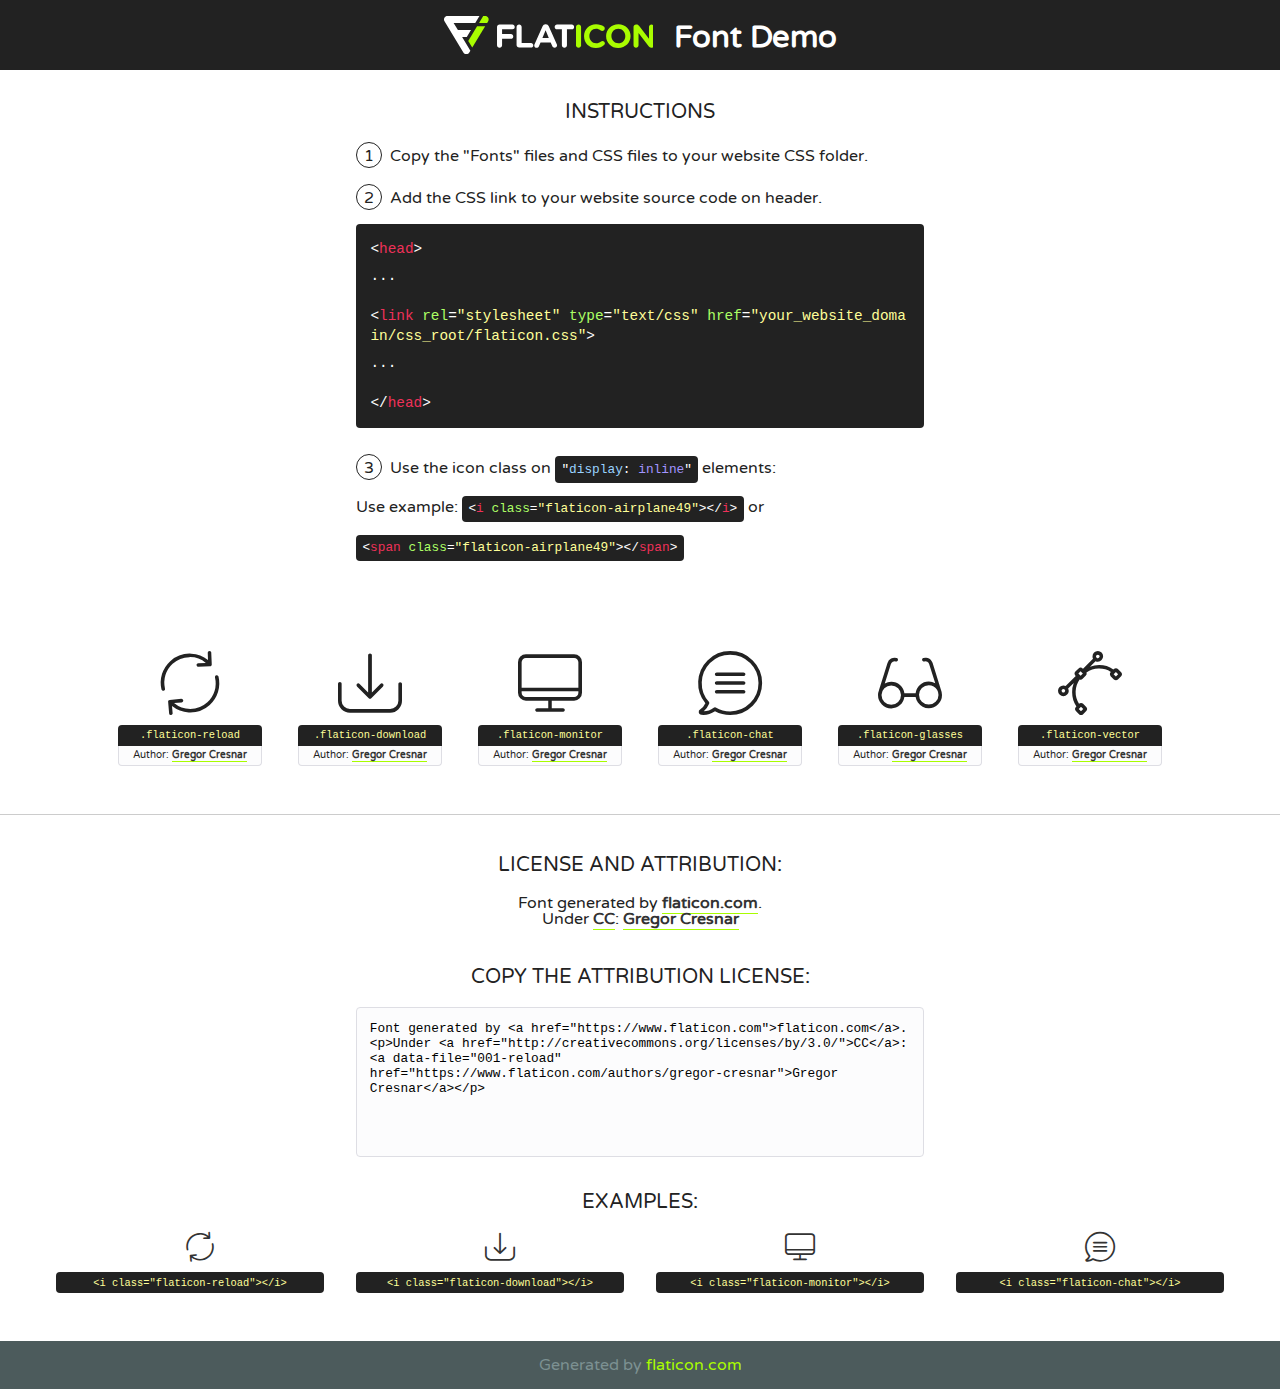
<file: fonts/flaticon/font/flaticon.html>
<!DOCTYPE html>
<!--
  Flaticon icon font: Flaticon
  Creation date: 21/03/2019 11:46
-->
<html>
<!DOCTYPE html>
<html>

<head>
    <title>Flaticon WebFont</title>
    <link href="http://fonts.googleapis.com/css?family=Varela+Round" rel="stylesheet" type="text/css" />
    <link rel="stylesheet" type="text/css" href="flaticon.css">
    <meta charset="UTF-8">
    <style>
    html, body, div, span, applet, object, iframe,
    h1, h2, h3, h4, h5, h6, p, blockquote, pre,
    a, abbr, acronym, address, big, cite, code,
    del, dfn, em, img, ins, kbd, q, s, samp,
    small, strike, strong, sub, sup, tt, var,
    b, u, i, center,
    dl, dt, dd, ol, ul, li,
    fieldset, form, label, legend,
    table, caption, tbody, tfoot, thead, tr, th, td,
    article, aside, canvas, details, embed, 
    figure, figcaption, footer, header, hgroup, 
    menu, nav, output, ruby, section, summary,
    time, mark, audio, video {
        margin: 0;
        padding: 0;
        border: 0;
        font-size: 100%;
        font: inherit;
        vertical-align: baseline;
    }
    /* HTML5 display-role reset for older browsers */
    article, aside, details, figcaption, figure, 
    footer, header, hgroup, menu, nav, section {
        display: block;
    }
    body {
        line-height: 1;
    }
    ol, ul {
        list-style: none;
    }
    blockquote, q {
        quotes: none;
    }
    blockquote:before, blockquote:after,
    q:before, q:after {
        content: '';
        content: none;
    }
    table {
        border-collapse: collapse;
        border-spacing: 0;
    }
    body {
        font-family: 'Varela Round', Helvetica, Arial, sans-serif;
        font-size: 16px;
        color: #222;
    }
    a {
        color: #333;
        border-bottom: 1px solid #a9fd00;
        font-weight: bold;
        text-decoration: none;
    }
    * {
        -moz-box-sizing: border-box;
        -webkit-box-sizing: border-box;
        box-sizing: border-box;
        margin: 0;
        padding: 0;
    }
    [class^="flaticon-"]:before, [class*=" flaticon-"]:before, [class^="flaticon-"]:after, [class*=" flaticon-"]:after {
        font-family: Flaticon;
        font-size: 30px;
        font-style: normal;
        margin-left: 20px;
        color: #333;
    }
    .wrapper {
        max-width: 600px;
        margin: auto;
        padding: 0 1em;
    }
    .title {
        font-size: 1.25em;
        text-align: center;
        margin-bottom: 1em;
        text-transform: uppercase;
    }
    header {
        text-align: center;
        background-color: #222;
        color: #fff;
        padding: 1em;
    }
    header .logo {
        width: 210px;
        height: 38px;
        display: inline-block;
        vertical-align: middle;
        margin-right: 1em;
        border: none;
    }
    header strong {
        font-size: 1.95em;
        font-weight: bold;
        vertical-align: middle;
        margin-top: 5px;
        display: inline-block;
    }
    .demo {
        margin: 2em auto;
        line-height: 1.25em;
    }
    .demo ul li {
        margin-bottom: 1em;
    }
    .demo ul li .num {
        color: #222;
        border-radius: 20px;
        display: inline-block;
        width: 26px;
        padding: 3px;
        height: 26px;
        text-align: center;
        margin-right: 0.5em;
        border: 1px solid #222;
    }
    .demo ul li code {
        background-color: #222;
        border-radius: 4px;
        padding: 0.25em 0.5em;
        display: inline-block;
        color: #fff;
        font-family: Consolas,Monaco,Lucida Console,Liberation Mono,DejaVu Sans Mono,Bitstream Vera Sans Mono,Courier New, monospace;
        font-weight: lighter;
        margin-top: 1em;
        font-size: 0.8em;
        word-break: break-all;
    }
    .demo ul li code.big {
        padding: 1em;
        font-size: 0.9em;
    }
    .demo ul li code .red {
        color: #EF3159;
    }
    .demo ul li code .green {
        color: #ACFF65;
    }
    .demo ul li code .yellow {
        color: #FFFF99;
    }
    .demo ul li code .blue {
        color: #99D3FF;
    }
    .demo ul li code .purple {
        color: #A295FF;
    }
    .demo ul li code .dots {
        margin-top: 0.5em;
        display: block;
    }
    #glyphs {
        border-bottom: 1px solid #ccc;
        padding: 2em 0;
        text-align: center;
    }
    .glyph {
        display: inline-block;
        width: 9em;
        margin: 1em;
        text-align: center;
        vertical-align: top;
        background: #FFF;
    }
    .glyph .glyph-icon {
        padding: 10px;
        display: block;
        font-family:"Flaticon";
        font-size: 64px;
        line-height: 1;
    }
    .glyph .glyph-icon:before {
        font-size: 64px;
        color: #222;
        margin-left: 0;
    }
    .class-name {
        font-size: 0.65em;
        background-color: #222;
        color: #fff;
        border-radius: 4px 4px 0 0;
        padding: 0.5em;
        color: #FFFF99;
        font-family: Consolas,Monaco,Lucida Console,Liberation Mono,DejaVu Sans Mono,Bitstream Vera Sans Mono,Courier New, monospace;
    }
    .author-name {
        font-size: 0.6em;
        background-color: #fcfcfd;
        border: 1px solid #DEDEE4;
        border-top: 0;
        border-radius: 0 0 4px 4px;
        padding: 0.5em;
    }
    .class-name:last-child {
        font-size: 10px;
        color:#888;
    }
    .class-name:last-child a {
        font-size: 10px;
        color:#555;
    }
    .class-name:last-child a:hover {
        color:#a9fd00;
    }
    .glyph > input {
        display: block;
        width: 100px;
        margin: 5px auto;
        text-align: center;
        font-size: 12px;
        cursor: text;
    }
    .glyph > input.icon-input {
        font-family:"Flaticon";
        font-size: 16px;
        margin-bottom: 10px;
    }
    .attribution .title {
        margin-top: 2em;
    }
    .attribution textarea {
        background-color: #fcfcfd;
        padding: 1em;
        border: none;
        box-shadow: none;
        border: 1px solid #DEDEE4;
        border-radius: 4px;
        resize: none;
        width: 100%;
        height: 150px;
        font-size: 0.8em;
        font-family: Consolas,Monaco,Lucida Console,Liberation Mono,DejaVu Sans Mono,Bitstream Vera Sans Mono,Courier New, monospace;
        -webkit-appearance: none;
    }
    .iconsuse {
        margin: 2em auto;
        text-align: center;
        max-width: 1200px;
    }
    .iconsuse:after {
        content: '';
        display: table;
        clear: both;
    }
    .iconsuse .image {
        float: left;
        width: 25%;
        padding: 0 1em;
    }
    .iconsuse .image p {
        margin-bottom: 1em;
    }
    .iconsuse .image span {
        display: block;
        font-size: 0.65em;
        background-color: #222;
        color: #fff;
        border-radius: 4px;
        padding: 0.5em;
        color: #FFFF99;
        margin-top: 1em;
        font-family: Consolas,Monaco,Lucida Console,Liberation Mono,DejaVu Sans Mono,Bitstream Vera Sans Mono,Courier New, monospace;
    }
    #footer {
        text-align: center;
        background-color: #4C5B5C;
        color: #7c9192;
        padding: 1em;
    }
    #footer a {
        border: none;
        color: #a9fd00;
        font-weight: normal;
    }
    @media (max-width: 960px) {
        .iconsuse .image {
            width: 50%;
        }
    }
    @media (max-width: 560px) {
        .iconsuse .image {
            width: 100%;
        }
    }
    </style>
</head>

<body class="characters-off">

    <header>
        <a href="https://www.flaticon.com" target="_blank" class="logo">
            <svg version="1.1" xmlns="http://www.w3.org/2000/svg" xmlns:xlink="http://www.w3.org/1999/xlink" xmlns:a="http://ns.adobe.com/AdobeSVGViewerExtensions/3.0/" viewBox="0 0 560.875 102.036" enable-background="new 0 0 560.875 102.036" xml:space="preserve">
                <defs>
                </defs>
                <g>
                    <g class="letters">
                        <path fill="#ffffff" d="M141.596,29.675c0-3.777,2.985-6.767,6.764-6.767h34.438c3.426,0,6.15,2.728,6.15,6.15
                        c0,3.43-2.724,6.149-6.15,6.149h-27.674v13.091h23.719c3.429,0,6.151,2.724,6.151,6.15c0,3.43-2.723,6.149-6.151,6.149h-23.719
                        v17.574c0,3.773-2.986,6.761-6.764,6.761c-3.779,0-6.764-2.989-6.764-6.761V29.675z"></path>
                        <path fill="#ffffff" d="M193.844,29.149c0-3.781,2.985-6.767,6.764-6.767c3.776,0,6.763,2.985,6.763,6.767v42.957h25.039
                        c3.426,0,6.149,2.726,6.149,6.153c0,3.425-2.723,6.15-6.149,6.15h-31.802c-3.779,0-6.764-2.986-6.764-6.768V29.149z"></path>
                        <path fill="#ffffff" d="M241.891,75.71l21.438-48.407c1.492-3.341,4.215-5.357,7.906-5.357h0.792
                        c3.686,0,6.323,2.017,7.815,5.357l21.439,48.407c0.436,0.967,0.701,1.845,0.701,2.723c0,3.602-2.809,6.501-6.414,6.501
                        c-3.161,0-5.269-1.845-6.499-4.655l-4.132-9.661h-27.059l-4.301,10.102c-1.144,2.631-3.426,4.214-6.237,4.214
                        c-3.517,0-6.24-2.81-6.24-6.325C241.1,77.64,241.451,76.677,241.891,75.71z M279.932,58.666l-8.521-20.297l-8.526,20.297H279.932
                        z"></path>
                        <path fill="#ffffff" d="M314.864,35.387H301.86c-3.429,0-6.239-2.813-6.239-6.238c0-3.429,2.811-6.24,6.239-6.24h39.533
                        c3.426,0,6.237,2.811,6.237,6.24c0,3.425-2.811,6.238-6.237,6.238h-13.001v42.785c0,3.773-2.99,6.761-6.764,6.761
                        c-3.779,0-6.764-2.989-6.764-6.761V35.387z"></path>
                        <path fill="#A9FD00" d="M352.615,29.149c0-3.781,2.985-6.767,6.767-6.767c3.774,0,6.761,2.985,6.761,6.767v49.024
                        c0,3.773-2.987,6.761-6.761,6.761c-3.781,0-6.767-2.989-6.767-6.761V29.149z"></path>
                        <path fill="#A9FD00" d="M374.132,53.836v-0.179c0-17.481,13.178-31.801,32.065-31.801c9.22,0,15.459,2.458,20.557,6.238
                        c1.402,1.054,2.637,2.985,2.637,5.357c0,3.692-2.985,6.59-6.681,6.59c-1.845,0-3.071-0.702-4.044-1.319
                        c-3.776-2.813-7.729-4.393-12.562-4.393c-10.364,0-17.831,8.611-17.831,19.154v0.173c0,10.542,7.291,19.329,17.831,19.329
                        c5.715,0,9.492-1.756,13.359-4.834c1.049-0.874,2.458-1.491,4.039-1.491c3.429,0,6.325,2.813,6.325,6.236
                        c0,2.106-1.056,3.78-2.282,4.834c-5.539,4.834-12.036,7.733-21.878,7.733C387.572,85.464,374.132,71.493,374.132,53.836z"></path>
                        <path fill="#A9FD00" d="M433.009,53.836v-0.179c0-17.481,13.79-31.801,32.766-31.801c18.981,0,32.592,14.143,32.592,31.628v0.173
                        c0,17.483-13.785,31.807-32.769,31.807C446.625,85.464,433.009,71.32,433.009,53.836z M484.224,53.836v-0.179
                        c0-10.539-7.725-19.326-18.626-19.326c-10.893,0-18.449,8.611-18.449,19.154v0.173c0,10.542,7.73,19.329,18.626,19.329
                        C476.676,72.986,484.224,64.378,484.224,53.836z"></path>
                        <path fill="#A9FD00" d="M506.233,29.321c0-3.774,2.99-6.763,6.767-6.763h1.401c3.252,0,5.183,1.583,7.029,3.953l26.093,34.265
                        V29.059c0-3.692,2.99-6.677,6.681-6.677c3.683,0,6.671,2.985,6.671,6.677v48.934c0,3.78-2.987,6.765-6.764,6.765h-0.436
                        c-3.257,0-5.188-1.581-7.034-3.953l-27.056-35.492v32.944c0,3.687-2.985,6.676-6.678,6.676c-3.683,0-6.673-2.989-6.673-6.676
                        V29.321z"></path>
                    </g>
                    <g class="insignia">
                        <path fill="#ffffff" d="M48.372,56.137h12.517l11.156-18.537H37.186L25.688,18.539h57.825L94.668,0H9.271
                        C5.925,0,2.842,1.801,1.198,4.716c-1.644,2.907-1.593,6.482,0.134,9.343l50.38,83.501c1.678,2.781,4.689,4.476,7.938,4.476
                        c3.246,0,6.257-1.695,7.935-4.476l2.898-4.804L48.372,56.137z"></path>
                        <g class="i">
                            <path fill="#A9FD00" d="M93.575,18.539h0.031v0.004l21.652,0.004l2.705-4.488c1.727-2.861,1.778-6.436,0.133-9.343
                            C116.454,1.801,113.371,0,110.026,0h-5.294L93.575,18.539z"></path>
                            <polygon fill="#A9FD00" points="88.291,27.356 64.725,66.486 75.519,84.404 109.942,27.356"></polygon>
                        </g>
                    </g>
                </g>
            </svg>
        </a>
        <strong>Font Demo</strong>
    </header>


    <section class="demo wrapper">

        <p class="title">Instructions</p>

        <ul>
            <li>
                <span class="num">1</span>Copy the "Fonts" files and CSS files to your website CSS folder.
            </li>
            <li>
                <span class="num">2</span>Add the CSS link to your website source code on header.
                <code class="big">
                    &lt;<span class="red">head</span>&gt;
                    <br/><span class="dots">...</span>
                    <br/>&lt;<span class="red">link</span> <span class="green">rel</span>=<span class="yellow">"stylesheet"</span> <span class="green">type</span>=<span class="yellow">"text/css"</span> <span class="green">href</span>=<span class="yellow">"your_website_domain/css_root/flaticon.css"</span>&gt;
                    <br/><span class="dots">...</span>
                    <br/>&lt;/<span class="red">head</span>&gt;
                </code>
            </li>

            <li>
                <p>
                    <span class="num">3</span>Use the icon class on <code>"<span class="blue">display</span>:<span class="purple"> inline</span>"</code> elements:
                    <br />
                    Use example: <code>&lt;<span class="red">i</span> <span class="green">class</span>=<span class="yellow">&quot;flaticon-airplane49&quot;</span>&gt;&lt;/<span class="red">i</span>&gt;</code> or <code>&lt;<span class="red">span</span> <span class="green">class</span>=<span class="yellow">&quot;flaticon-airplane49&quot;</span>&gt;&lt;/<span class="red">span</span>&gt;</code>
            </li>
        </ul>

    </section>




   <section id="glyphs">          
    
      
        <div class="glyph"><div class="glyph-icon flaticon-reload"></div>
            <div class="class-name">.flaticon-reload</div>
            <div class="author-name">Author: <a data-file="001-reload" href="https://www.flaticon.com/authors/gregor-cresnar">Gregor Cresnar</a> </div> 
        </div>        
        
        <div class="glyph"><div class="glyph-icon flaticon-download"></div>
            <div class="class-name">.flaticon-download</div>
            <div class="author-name">Author: <a data-file="002-download" href="https://www.flaticon.com/authors/gregor-cresnar">Gregor Cresnar</a> </div> 
        </div>        
        
        <div class="glyph"><div class="glyph-icon flaticon-monitor"></div>
            <div class="class-name">.flaticon-monitor</div>
            <div class="author-name">Author: <a data-file="003-monitor" href="https://www.flaticon.com/authors/gregor-cresnar">Gregor Cresnar</a> </div> 
        </div>        
        
        <div class="glyph"><div class="glyph-icon flaticon-chat"></div>
            <div class="class-name">.flaticon-chat</div>
            <div class="author-name">Author: <a data-file="004-chat" href="https://www.flaticon.com/authors/gregor-cresnar">Gregor Cresnar</a> </div> 
        </div>        
        
        <div class="glyph"><div class="glyph-icon flaticon-glasses"></div>
            <div class="class-name">.flaticon-glasses</div>
            <div class="author-name">Author: <a data-file="005-glasses" href="https://www.flaticon.com/authors/gregor-cresnar">Gregor Cresnar</a> </div> 
        </div>        
        
        <div class="glyph"><div class="glyph-icon flaticon-vector"></div>
            <div class="class-name">.flaticon-vector</div>
            <div class="author-name">Author: <a data-file="006-vector" href="https://www.flaticon.com/authors/gregor-cresnar">Gregor Cresnar</a> </div> 
        </div>        
        

    </section>



    <section class="attribution wrapper"   style="text-align:center;">

      <div class="title">License and attribution:</div><div class="attrDiv">Font generated by <a href="https://www.flaticon.com">flaticon.com</a>. <div><p>Under <a href="http://creativecommons.org/licenses/by/3.0/">CC</a>: <a data-file="001-reload" href="https://www.flaticon.com/authors/gregor-cresnar">Gregor Cresnar</a></p>  </div>
      </div>
      <div class="title">Copy the Attribution License:</div>

    <textarea onclick="this.focus();this.select();">Font generated by &lt;a href=&quot;https://www.flaticon.com&quot;&gt;flaticon.com&lt;/a&gt;. <p>Under <a href="http://creativecommons.org/licenses/by/3.0/">CC</a>: <a data-file="001-reload" href="https://www.flaticon.com/authors/gregor-cresnar">Gregor Cresnar</a></p>  
     </textarea>

    </section>

    <section class="iconsuse">

          <div class="title">Examples:</div>            
             
            <div class="image">
                <p>
                    <i class="glyph-icon flaticon-reload"></i> 
                    <span>&lt;i class=&quot;flaticon-reload&quot;&gt;&lt;/i&gt;</span>
                </p>
            </div>
            
            <div class="image">
                <p>
                    <i class="glyph-icon flaticon-download"></i> 
                    <span>&lt;i class=&quot;flaticon-download&quot;&gt;&lt;/i&gt;</span>
                </p>
            </div>
            
            <div class="image">
                <p>
                    <i class="glyph-icon flaticon-monitor"></i> 
                    <span>&lt;i class=&quot;flaticon-monitor&quot;&gt;&lt;/i&gt;</span>
                </p>
            </div>
            
            <div class="image">
                <p>
                    <i class="glyph-icon flaticon-chat"></i> 
                    <span>&lt;i class=&quot;flaticon-chat&quot;&gt;&lt;/i&gt;</span>
                </p>
            </div>
                       
        </div>
                            
    </section>

<div id="footer">
    <div>Generated by <a href="https://www.flaticon.com">flaticon.com</a>
    </div>
</div>



</body>
</html>
</file>
<file: fonts/icomoon/style.css>
@font-face {
  font-family: 'icomoon';
  src:  url('fonts/icomoon.eot?10si43');
  src:  url('fonts/icomoon.eot?10si43#iefix') format('embedded-opentype'),
    url('fonts/icomoon.ttf?10si43') format('truetype'),
    url('fonts/icomoon.woff?10si43') format('woff'),
    url('fonts/icomoon.svg?10si43#icomoon') format('svg');
  font-weight: normal;
  font-style: normal;
}

[class^="icon-"], [class*=" icon-"] {
  /* use !important to prevent issues with browser extensions that change fonts */
  font-family: 'icomoon' !important;
  speak: none;
  font-style: normal;
  font-weight: normal;
  font-variant: normal;
  text-transform: none;
  line-height: 1;

  /* Better Font Rendering =========== */
  -webkit-font-smoothing: antialiased;
  -moz-osx-font-smoothing: grayscale;
}

.icon-asterisk:before {
  content: "\f069";
}
.icon-plus:before {
  content: "\f067";
}
.icon-question:before {
  content: "\f128";
}
.icon-minus:before {
  content: "\f068";
}
.icon-glass:before {
  content: "\f000";
}
.icon-music:before {
  content: "\f001";
}
.icon-search:before {
  content: "\f002";
}
.icon-envelope-o:before {
  content: "\f003";
}
.icon-heart:before {
  content: "\f004";
}
.icon-star:before {
  content: "\f005";
}
.icon-star-o:before {
  content: "\f006";
}
.icon-user:before {
  content: "\f007";
}
.icon-film:before {
  content: "\f008";
}
.icon-th-large:before {
  content: "\f009";
}
.icon-th:before {
  content: "\f00a";
}
.icon-th-list:before {
  content: "\f00b";
}
.icon-check:before {
  content: "\f00c";
}
.icon-close:before {
  content: "\f00d";
}
.icon-remove:before {
  content: "\f00d";
}
.icon-times:before {
  content: "\f00d";
}
.icon-search-plus:before {
  content: "\f00e";
}
.icon-search-minus:before {
  content: "\f010";
}
.icon-power-off:before {
  content: "\f011";
}
.icon-signal:before {
  content: "\f012";
}
.icon-cog:before {
  content: "\f013";
}
.icon-gear:before {
  content: "\f013";
}
.icon-trash-o:before {
  content: "\f014";
}
.icon-home:before {
  content: "\f015";
}
.icon-file-o:before {
  content: "\f016";
}
.icon-clock-o:before {
  content: "\f017";
}
.icon-road:before {
  content: "\f018";
}
.icon-download:before {
  content: "\f019";
}
.icon-arrow-circle-o-down:before {
  content: "\f01a";
}
.icon-arrow-circle-o-up:before {
  content: "\f01b";
}
.icon-inbox:before {
  content: "\f01c";
}
.icon-play-circle-o:before {
  content: "\f01d";
}
.icon-repeat:before {
  content: "\f01e";
}
.icon-rotate-right:before {
  content: "\f01e";
}
.icon-refresh:before {
  content: "\f021";
}
.icon-list-alt:before {
  content: "\f022";
}
.icon-lock:before {
  content: "\f023";
}
.icon-flag:before {
  content: "\f024";
}
.icon-headphones:before {
  content: "\f025";
}
.icon-volume-off:before {
  content: "\f026";
}
.icon-volume-down:before {
  content: "\f027";
}
.icon-volume-up:before {
  content: "\f028";
}
.icon-qrcode:before {
  content: "\f029";
}
.icon-barcode:before {
  content: "\f02a";
}
.icon-tag:before {
  content: "\f02b";
}
.icon-tags:before {
  content: "\f02c";
}
.icon-book:before {
  content: "\f02d";
}
.icon-bookmark:before {
  content: "\f02e";
}
.icon-print:before {
  content: "\f02f";
}
.icon-camera:before {
  content: "\f030";
}
.icon-font:before {
  content: "\f031";
}
.icon-bold:before {
  content: "\f032";
}
.icon-italic:before {
  content: "\f033";
}
.icon-text-height:before {
  content: "\f034";
}
.icon-text-width:before {
  content: "\f035";
}
.icon-align-left:before {
  content: "\f036";
}
.icon-align-center:before {
  content: "\f037";
}
.icon-align-right:before {
  content: "\f038";
}
.icon-align-justify:before {
  content: "\f039";
}
.icon-list:before {
  content: "\f03a";
}
.icon-dedent:before {
  content: "\f03b";
}
.icon-outdent:before {
  content: "\f03b";
}
.icon-indent:before {
  content: "\f03c";
}
.icon-video-camera:before {
  content: "\f03d";
}
.icon-image:before {
  content: "\f03e";
}
.icon-photo:before {
  content: "\f03e";
}
.icon-picture-o:before {
  content: "\f03e";
}
.icon-pencil:before {
  content: "\f040";
}
.icon-map-marker:before {
  content: "\f041";
}
.icon-adjust:before {
  content: "\f042";
}
.icon-tint:before {
  content: "\f043";
}
.icon-edit:before {
  content: "\f044";
}
.icon-pencil-square-o:before {
  content: "\f044";
}
.icon-share-square-o:before {
  content: "\f045";
}
.icon-check-square-o:before {
  content: "\f046";
}
.icon-arrows:before {
  content: "\f047";
}
.icon-step-backward:before {
  content: "\f048";
}
.icon-fast-backward:before {
  content: "\f049";
}
.icon-backward:before {
  content: "\f04a";
}
.icon-play:before {
  content: "\f04b";
}
.icon-pause:before {
  content: "\f04c";
}
.icon-stop:before {
  content: "\f04d";
}
.icon-forward:before {
  content: "\f04e";
}
.icon-fast-forward:before {
  content: "\f050";
}
.icon-step-forward:before {
  content: "\f051";
}
.icon-eject:before {
  content: "\f052";
}
.icon-chevron-left:before {
  content: "\f053";
}
.icon-chevron-right:before {
  content: "\f054";
}
.icon-plus-circle:before {
  content: "\f055";
}
.icon-minus-circle:before {
  content: "\f056";
}
.icon-times-circle:before {
  content: "\f057";
}
.icon-check-circle:before {
  content: "\f058";
}
.icon-question-circle:before {
  content: "\f059";
}
.icon-info-circle:before {
  content: "\f05a";
}
.icon-crosshairs:before {
  content: "\f05b";
}
.icon-times-circle-o:before {
  content: "\f05c";
}
.icon-check-circle-o:before {
  content: "\f05d";
}
.icon-ban:before {
  content: "\f05e";
}
.icon-arrow-left:before {
  content: "\f060";
}
.icon-arrow-right:before {
  content: "\f061";
}
.icon-arrow-up:before {
  content: "\f062";
}
.icon-arrow-down:before {
  content: "\f063";
}
.icon-mail-forward:before {
  content: "\f064";
}
.icon-share:before {
  content: "\f064";
}
.icon-expand:before {
  content: "\f065";
}
.icon-compress:before {
  content: "\f066";
}
.icon-exclamation-circle:before {
  content: "\f06a";
}
.icon-gift:before {
  content: "\f06b";
}
.icon-leaf:before {
  content: "\f06c";
}
.icon-fire:before {
  content: "\f06d";
}
.icon-eye:before {
  content: "\f06e";
}
.icon-eye-slash:before {
  content: "\f070";
}
.icon-exclamation-triangle:before {
  content: "\f071";
}
.icon-warning:before {
  content: "\f071";
}
.icon-plane:before {
  content: "\f072";
}
.icon-calendar:before {
  content: "\f073";
}
.icon-random:before {
  content: "\f074";
}
.icon-comment:before {
  content: "\f075";
}
.icon-magnet:before {
  content: "\f076";
}
.icon-chevron-up:before {
  content: "\f077";
}
.icon-chevron-down:before {
  content: "\f078";
}
.icon-retweet:before {
  content: "\f079";
}
.icon-shopping-cart:before {
  content: "\f07a";
}
.icon-folder:before {
  content: "\f07b";
}
.icon-folder-open:before {
  content: "\f07c";
}
.icon-arrows-v:before {
  content: "\f07d";
}
.icon-arrows-h:before {
  content: "\f07e";
}
.icon-bar-chart:before {
  content: "\f080";
}
.icon-bar-chart-o:before {
  content: "\f080";
}
.icon-twitter-square:before {
  content: "\f081";
}
.icon-facebook-square:before {
  content: "\f082";
}
.icon-camera-retro:before {
  content: "\f083";
}
.icon-key:before {
  content: "\f084";
}
.icon-cogs:before {
  content: "\f085";
}
.icon-gears:before {
  content: "\f085";
}
.icon-comments:before {
  content: "\f086";
}
.icon-thumbs-o-up:before {
  content: "\f087";
}
.icon-thumbs-o-down:before {
  content: "\f088";
}
.icon-star-half:before {
  content: "\f089";
}
.icon-heart-o:before {
  content: "\f08a";
}
.icon-sign-out:before {
  content: "\f08b";
}
.icon-linkedin-square:before {
  content: "\f08c";
}
.icon-thumb-tack:before {
  content: "\f08d";
}
.icon-external-link:before {
  content: "\f08e";
}
.icon-sign-in:before {
  content: "\f090";
}
.icon-trophy:before {
  content: "\f091";
}
.icon-github-square:before {
  content: "\f092";
}
.icon-upload:before {
  content: "\f093";
}
.icon-lemon-o:before {
  content: "\f094";
}
.icon-phone:before {
  content: "\f095";
}
.icon-square-o:before {
  content: "\f096";
}
.icon-bookmark-o:before {
  content: "\f097";
}
.icon-phone-square:before {
  content: "\f098";
}
.icon-twitter:before {
  content: "\f099";
}
.icon-facebook:before {
  content: "\f09a";
}
.icon-facebook-f:before {
  content: "\f09a";
}
.icon-github:before {
  content: "\f09b";
}
.icon-unlock:before {
  content: "\f09c";
}
.icon-credit-card:before {
  content: "\f09d";
}
.icon-feed:before {
  content: "\f09e";
}
.icon-rss:before {
  content: "\f09e";
}
.icon-hdd-o:before {
  content: "\f0a0";
}
.icon-bullhorn:before {
  content: "\f0a1";
}
.icon-bell-o:before {
  content: "\f0a2";
}
.icon-certificate:before {
  content: "\f0a3";
}
.icon-hand-o-right:before {
  content: "\f0a4";
}
.icon-hand-o-left:before {
  content: "\f0a5";
}
.icon-hand-o-up:before {
  content: "\f0a6";
}
.icon-hand-o-down:before {
  content: "\f0a7";
}
.icon-arrow-circle-left:before {
  content: "\f0a8";
}
.icon-arrow-circle-right:before {
  content: "\f0a9";
}
.icon-arrow-circle-up:before {
  content: "\f0aa";
}
.icon-arrow-circle-down:before {
  content: "\f0ab";
}
.icon-globe:before {
  content: "\f0ac";
}
.icon-wrench:before {
  content: "\f0ad";
}
.icon-tasks:before {
  content: "\f0ae";
}
.icon-filter:before {
  content: "\f0b0";
}
.icon-briefcase:before {
  content: "\f0b1";
}
.icon-arrows-alt:before {
  content: "\f0b2";
}
.icon-group:before {
  content: "\f0c0";
}
.icon-users:before {
  content: "\f0c0";
}
.icon-chain:before {
  content: "\f0c1";
}
.icon-link:before {
  content: "\f0c1";
}
.icon-cloud:before {
  content: "\f0c2";
}
.icon-flask:before {
  content: "\f0c3";
}
.icon-cut:before {
  content: "\f0c4";
}
.icon-scissors:before {
  content: "\f0c4";
}
.icon-copy:before {
  content: "\f0c5";
}
.icon-files-o:before {
  content: "\f0c5";
}
.icon-paperclip:before {
  content: "\f0c6";
}
.icon-floppy-o:before {
  content: "\f0c7";
}
.icon-save:before {
  content: "\f0c7";
}
.icon-square:before {
  content: "\f0c8";
}
.icon-bars:before {
  content: "\f0c9";
}
.icon-navicon:before {
  content: "\f0c9";
}
.icon-reorder:before {
  content: "\f0c9";
}
.icon-list-ul:before {
  content: "\f0ca";
}
.icon-list-ol:before {
  content: "\f0cb";
}
.icon-strikethrough:before {
  content: "\f0cc";
}
.icon-underline:before {
  content: "\f0cd";
}
.icon-table:before {
  content: "\f0ce";
}
.icon-magic:before {
  content: "\f0d0";
}
.icon-truck:before {
  content: "\f0d1";
}
.icon-pinterest:before {
  content: "\f0d2";
}
.icon-pinterest-square:before {
  content: "\f0d3";
}
.icon-google-plus-square:before {
  content: "\f0d4";
}
.icon-google-plus:before {
  content: "\f0d5";
}
.icon-money:before {
  content: "\f0d6";
}
.icon-caret-down:before {
  content: "\f0d7";
}
.icon-caret-up:before {
  content: "\f0d8";
}
.icon-caret-left:before {
  content: "\f0d9";
}
.icon-caret-right:before {
  content: "\f0da";
}
.icon-columns:before {
  content: "\f0db";
}
.icon-sort:before {
  content: "\f0dc";
}
.icon-unsorted:before {
  content: "\f0dc";
}
.icon-sort-desc:before {
  content: "\f0dd";
}
.icon-sort-down:before {
  content: "\f0dd";
}
.icon-sort-asc:before {
  content: "\f0de";
}
.icon-sort-up:before {
  content: "\f0de";
}
.icon-envelope:before {
  content: "\f0e0";
}
.icon-linkedin:before {
  content: "\f0e1";
}
.icon-rotate-left:before {
  content: "\f0e2";
}
.icon-undo:before {
  content: "\f0e2";
}
.icon-gavel:before {
  content: "\f0e3";
}
.icon-legal:before {
  content: "\f0e3";
}
.icon-dashboard:before {
  content: "\f0e4";
}
.icon-tachometer:before {
  content: "\f0e4";
}
.icon-comment-o:before {
  content: "\f0e5";
}
.icon-comments-o:before {
  content: "\f0e6";
}
.icon-bolt:before {
  content: "\f0e7";
}
.icon-flash:before {
  content: "\f0e7";
}
.icon-sitemap:before {
  content: "\f0e8";
}
.icon-umbrella:before {
  content: "\f0e9";
}
.icon-clipboard:before {
  content: "\f0ea";
}
.icon-paste:before {
  content: "\f0ea";
}
.icon-lightbulb-o:before {
  content: "\f0eb";
}
.icon-exchange:before {
  content: "\f0ec";
}
.icon-cloud-download:before {
  content: "\f0ed";
}
.icon-cloud-upload:before {
  content: "\f0ee";
}
.icon-user-md:before {
  content: "\f0f0";
}
.icon-stethoscope:before {
  content: "\f0f1";
}
.icon-suitcase:before {
  content: "\f0f2";
}
.icon-bell:before {
  content: "\f0f3";
}
.icon-coffee:before {
  content: "\f0f4";
}
.icon-cutlery:before {
  content: "\f0f5";
}
.icon-file-text-o:before {
  content: "\f0f6";
}
.icon-building-o:before {
  content: "\f0f7";
}
.icon-hospital-o:before {
  content: "\f0f8";
}
.icon-ambulance:before {
  content: "\f0f9";
}
.icon-medkit:before {
  content: "\f0fa";
}
.icon-fighter-jet:before {
  content: "\f0fb";
}
.icon-beer:before {
  content: "\f0fc";
}
.icon-h-square:before {
  content: "\f0fd";
}
.icon-plus-square:before {
  content: "\f0fe";
}
.icon-angle-double-left:before {
  content: "\f100";
}
.icon-angle-double-right:before {
  content: "\f101";
}
.icon-angle-double-up:before {
  content: "\f102";
}
.icon-angle-double-down:before {
  content: "\f103";
}
.icon-angle-left:before {
  content: "\f104";
}
.icon-angle-right:before {
  content: "\f105";
}
.icon-angle-up:before {
  content: "\f106";
}
.icon-angle-down:before {
  content: "\f107";
}
.icon-desktop:before {
  content: "\f108";
}
.icon-laptop:before {
  content: "\f109";
}
.icon-tablet:before {
  content: "\f10a";
}
.icon-mobile:before {
  content: "\f10b";
}
.icon-mobile-phone:before {
  content: "\f10b";
}
.icon-circle-o:before {
  content: "\f10c";
}
.icon-quote-left:before {
  content: "\f10d";
}
.icon-quote-right:before {
  content: "\f10e";
}
.icon-spinner:before {
  content: "\f110";
}
.icon-circle:before {
  content: "\f111";
}
.icon-mail-reply:before {
  content: "\f112";
}
.icon-reply:before {
  content: "\f112";
}
.icon-github-alt:before {
  content: "\f113";
}
.icon-folder-o:before {
  content: "\f114";
}
.icon-folder-open-o:before {
  content: "\f115";
}
.icon-smile-o:before {
  content: "\f118";
}
.icon-frown-o:before {
  content: "\f119";
}
.icon-meh-o:before {
  content: "\f11a";
}
.icon-gamepad:before {
  content: "\f11b";
}
.icon-keyboard-o:before {
  content: "\f11c";
}
.icon-flag-o:before {
  content: "\f11d";
}
.icon-flag-checkered:before {
  content: "\f11e";
}
.icon-terminal:before {
  content: "\f120";
}
.icon-code:before {
  content: "\f121";
}
.icon-mail-reply-all:before {
  content: "\f122";
}
.icon-reply-all:before {
  content: "\f122";
}
.icon-star-half-empty:before {
  content: "\f123";
}
.icon-star-half-full:before {
  content: "\f123";
}
.icon-star-half-o:before {
  content: "\f123";
}
.icon-location-arrow:before {
  content: "\f124";
}
.icon-crop:before {
  content: "\f125";
}
.icon-code-fork:before {
  content: "\f126";
}
.icon-chain-broken:before {
  content: "\f127";
}
.icon-unlink:before {
  content: "\f127";
}
.icon-info:before {
  content: "\f129";
}
.icon-exclamation:before {
  content: "\f12a";
}
.icon-superscript:before {
  content: "\f12b";
}
.icon-subscript:before {
  content: "\f12c";
}
.icon-eraser:before {
  content: "\f12d";
}
.icon-puzzle-piece:before {
  content: "\f12e";
}
.icon-microphone:before {
  content: "\f130";
}
.icon-microphone-slash:before {
  content: "\f131";
}
.icon-shield:before {
  content: "\f132";
}
.icon-calendar-o:before {
  content: "\f133";
}
.icon-fire-extinguisher:before {
  content: "\f134";
}
.icon-rocket:before {
  content: "\f135";
}
.icon-maxcdn:before {
  content: "\f136";
}
.icon-chevron-circle-left:before {
  content: "\f137";
}
.icon-chevron-circle-right:before {
  content: "\f138";
}
.icon-chevron-circle-up:before {
  content: "\f139";
}
.icon-chevron-circle-down:before {
  content: "\f13a";
}
.icon-html5:before {
  content: "\f13b";
}
.icon-css3:before {
  content: "\f13c";
}
.icon-anchor:before {
  content: "\f13d";
}
.icon-unlock-alt:before {
  content: "\f13e";
}
.icon-bullseye:before {
  content: "\f140";
}
.icon-ellipsis-h:before {
  content: "\f141";
}
.icon-ellipsis-v:before {
  content: "\f142";
}
.icon-rss-square:before {
  content: "\f143";
}
.icon-play-circle:before {
  content: "\f144";
}
.icon-ticket:before {
  content: "\f145";
}
.icon-minus-square:before {
  content: "\f146";
}
.icon-minus-square-o:before {
  content: "\f147";
}
.icon-level-up:before {
  content: "\f148";
}
.icon-level-down:before {
  content: "\f149";
}
.icon-check-square:before {
  content: "\f14a";
}
.icon-pencil-square:before {
  content: "\f14b";
}
.icon-external-link-square:before {
  content: "\f14c";
}
.icon-share-square:before {
  content: "\f14d";
}
.icon-compass:before {
  content: "\f14e";
}
.icon-caret-square-o-down:before {
  content: "\f150";
}
.icon-toggle-down:before {
  content: "\f150";
}
.icon-caret-square-o-up:before {
  content: "\f151";
}
.icon-toggle-up:before {
  content: "\f151";
}
.icon-caret-square-o-right:before {
  content: "\f152";
}
.icon-toggle-right:before {
  content: "\f152";
}
.icon-eur:before {
  content: "\f153";
}
.icon-euro:before {
  content: "\f153";
}
.icon-gbp:before {
  content: "\f154";
}
.icon-dollar:before {
  content: "\f155";
}
.icon-usd:before {
  content: "\f155";
}
.icon-inr:before {
  content: "\f156";
}
.icon-rupee:before {
  content: "\f156";
}
.icon-cny:before {
  content: "\f157";
}
.icon-jpy:before {
  content: "\f157";
}
.icon-rmb:before {
  content: "\f157";
}
.icon-yen:before {
  content: "\f157";
}
.icon-rouble:before {
  content: "\f158";
}
.icon-rub:before {
  content: "\f158";
}
.icon-ruble:before {
  content: "\f158";
}
.icon-krw:before {
  content: "\f159";
}
.icon-won:before {
  content: "\f159";
}
.icon-bitcoin:before {
  content: "\f15a";
}
.icon-btc:before {
  content: "\f15a";
}
.icon-file:before {
  content: "\f15b";
}
.icon-file-text:before {
  content: "\f15c";
}
.icon-sort-alpha-asc:before {
  content: "\f15d";
}
.icon-sort-alpha-desc:before {
  content: "\f15e";
}
.icon-sort-amount-asc:before {
  content: "\f160";
}
.icon-sort-amount-desc:before {
  content: "\f161";
}
.icon-sort-numeric-asc:before {
  content: "\f162";
}
.icon-sort-numeric-desc:before {
  content: "\f163";
}
.icon-thumbs-up:before {
  content: "\f164";
}
.icon-thumbs-down:before {
  content: "\f165";
}
.icon-youtube-square:before {
  content: "\f166";
}
.icon-youtube:before {
  content: "\f167";
}
.icon-xing:before {
  content: "\f168";
}
.icon-xing-square:before {
  content: "\f169";
}
.icon-youtube-play:before {
  content: "\f16a";
}
.icon-dropbox:before {
  content: "\f16b";
}
.icon-stack-overflow:before {
  content: "\f16c";
}
.icon-instagram:before {
  content: "\f16d";
}
.icon-flickr:before {
  content: "\f16e";
}
.icon-adn:before {
  content: "\f170";
}
.icon-bitbucket:before {
  content: "\f171";
}
.icon-bitbucket-square:before {
  content: "\f172";
}
.icon-tumblr:before {
  content: "\f173";
}
.icon-tumblr-square:before {
  content: "\f174";
}
.icon-long-arrow-down:before {
  content: "\f175";
}
.icon-long-arrow-up:before {
  content: "\f176";
}
.icon-long-arrow-left:before {
  content: "\f177";
}
.icon-long-arrow-right:before {
  content: "\f178";
}
.icon-apple:before {
  content: "\f179";
}
.icon-windows:before {
  content: "\f17a";
}
.icon-android:before {
  content: "\f17b";
}
.icon-linux:before {
  content: "\f17c";
}
.icon-dribbble:before {
  content: "\f17d";
}
.icon-skype:before {
  content: "\f17e";
}
.icon-foursquare:before {
  content: "\f180";
}
.icon-trello:before {
  content: "\f181";
}
.icon-female:before {
  content: "\f182";
}
.icon-male:before {
  content: "\f183";
}
.icon-gittip:before {
  content: "\f184";
}
.icon-gratipay:before {
  content: "\f184";
}
.icon-sun-o:before {
  content: "\f185";
}
.icon-moon-o:before {
  content: "\f186";
}
.icon-archive:before {
  content: "\f187";
}
.icon-bug:before {
  content: "\f188";
}
.icon-vk:before {
  content: "\f189";
}
.icon-weibo:before {
  content: "\f18a";
}
.icon-renren:before {
  content: "\f18b";
}
.icon-pagelines:before {
  content: "\f18c";
}
.icon-stack-exchange:before {
  content: "\f18d";
}
.icon-arrow-circle-o-right:before {
  content: "\f18e";
}
.icon-arrow-circle-o-left:before {
  content: "\f190";
}
.icon-caret-square-o-left:before {
  content: "\f191";
}
.icon-toggle-left:before {
  content: "\f191";
}
.icon-dot-circle-o:before {
  content: "\f192";
}
.icon-wheelchair:before {
  content: "\f193";
}
.icon-vimeo-square:before {
  content: "\f194";
}
.icon-try:before {
  content: "\f195";
}
.icon-turkish-lira:before {
  content: "\f195";
}
.icon-plus-square-o:before {
  content: "\f196";
}
.icon-space-shuttle:before {
  content: "\f197";
}
.icon-slack:before {
  content: "\f198";
}
.icon-envelope-square:before {
  content: "\f199";
}
.icon-wordpress:before {
  content: "\f19a";
}
.icon-openid:before {
  content: "\f19b";
}
.icon-bank:before {
  content: "\f19c";
}
.icon-institution:before {
  content: "\f19c";
}
.icon-university:before {
  content: "\f19c";
}
.icon-graduation-cap:before {
  content: "\f19d";
}
.icon-mortar-board:before {
  content: "\f19d";
}
.icon-yahoo:before {
  content: "\f19e";
}
.icon-google:before {
  content: "\f1a0";
}
.icon-reddit:before {
  content: "\f1a1";
}
.icon-reddit-square:before {
  content: "\f1a2";
}
.icon-stumbleupon-circle:before {
  content: "\f1a3";
}
.icon-stumbleupon:before {
  content: "\f1a4";
}
.icon-delicious:before {
  content: "\f1a5";
}
.icon-digg:before {
  content: "\f1a6";
}
.icon-pied-piper-pp:before {
  content: "\f1a7";
}
.icon-pied-piper-alt:before {
  content: "\f1a8";
}
.icon-drupal:before {
  content: "\f1a9";
}
.icon-joomla:before {
  content: "\f1aa";
}
.icon-language:before {
  content: "\f1ab";
}
.icon-fax:before {
  content: "\f1ac";
}
.icon-building:before {
  content: "\f1ad";
}
.icon-child:before {
  content: "\f1ae";
}
.icon-paw:before {
  content: "\f1b0";
}
.icon-spoon:before {
  content: "\f1b1";
}
.icon-cube:before {
  content: "\f1b2";
}
.icon-cubes:before {
  content: "\f1b3";
}
.icon-behance:before {
  content: "\f1b4";
}
.icon-behance-square:before {
  content: "\f1b5";
}
.icon-steam:before {
  content: "\f1b6";
}
.icon-steam-square:before {
  content: "\f1b7";
}
.icon-recycle:before {
  content: "\f1b8";
}
.icon-automobile:before {
  content: "\f1b9";
}
.icon-car:before {
  content: "\f1b9";
}
.icon-cab:before {
  content: "\f1ba";
}
.icon-taxi:before {
  content: "\f1ba";
}
.icon-tree:before {
  content: "\f1bb";
}
.icon-spotify:before {
  content: "\f1bc";
}
.icon-deviantart:before {
  content: "\f1bd";
}
.icon-soundcloud:before {
  content: "\f1be";
}
.icon-database:before {
  content: "\f1c0";
}
.icon-file-pdf-o:before {
  content: "\f1c1";
}
.icon-file-word-o:before {
  content: "\f1c2";
}
.icon-file-excel-o:before {
  content: "\f1c3";
}
.icon-file-powerpoint-o:before {
  content: "\f1c4";
}
.icon-file-image-o:before {
  content: "\f1c5";
}
.icon-file-photo-o:before {
  content: "\f1c5";
}
.icon-file-picture-o:before {
  content: "\f1c5";
}
.icon-file-archive-o:before {
  content: "\f1c6";
}
.icon-file-zip-o:before {
  content: "\f1c6";
}
.icon-file-audio-o:before {
  content: "\f1c7";
}
.icon-file-sound-o:before {
  content: "\f1c7";
}
.icon-file-movie-o:before {
  content: "\f1c8";
}
.icon-file-video-o:before {
  content: "\f1c8";
}
.icon-file-code-o:before {
  content: "\f1c9";
}
.icon-vine:before {
  content: "\f1ca";
}
.icon-codepen:before {
  content: "\f1cb";
}
.icon-jsfiddle:before {
  content: "\f1cc";
}
.icon-life-bouy:before {
  content: "\f1cd";
}
.icon-life-buoy:before {
  content: "\f1cd";
}
.icon-life-ring:before {
  content: "\f1cd";
}
.icon-life-saver:before {
  content: "\f1cd";
}
.icon-support:before {
  content: "\f1cd";
}
.icon-circle-o-notch:before {
  content: "\f1ce";
}
.icon-ra:before {
  content: "\f1d0";
}
.icon-rebel:before {
  content: "\f1d0";
}
.icon-resistance:before {
  content: "\f1d0";
}
.icon-empire:before {
  content: "\f1d1";
}
.icon-ge:before {
  content: "\f1d1";
}
.icon-git-square:before {
  content: "\f1d2";
}
.icon-git:before {
  content: "\f1d3";
}
.icon-hacker-news:before {
  content: "\f1d4";
}
.icon-y-combinator-square:before {
  content: "\f1d4";
}
.icon-yc-square:before {
  content: "\f1d4";
}
.icon-tencent-weibo:before {
  content: "\f1d5";
}
.icon-qq:before {
  content: "\f1d6";
}
.icon-wechat:before {
  content: "\f1d7";
}
.icon-weixin:before {
  content: "\f1d7";
}
.icon-paper-plane:before {
  content: "\f1d8";
}
.icon-send:before {
  content: "\f1d8";
}
.icon-paper-plane-o:before {
  content: "\f1d9";
}
.icon-send-o:before {
  content: "\f1d9";
}
.icon-history:before {
  content: "\f1da";
}
.icon-circle-thin:before {
  content: "\f1db";
}
.icon-header:before {
  content: "\f1dc";
}
.icon-paragraph:before {
  content: "\f1dd";
}
.icon-sliders:before {
  content: "\f1de";
}
.icon-share-alt:before {
  content: "\f1e0";
}
.icon-share-alt-square:before {
  content: "\f1e1";
}
.icon-bomb:before {
  content: "\f1e2";
}
.icon-futbol-o:before {
  content: "\f1e3";
}
.icon-soccer-ball-o:before {
  content: "\f1e3";
}
.icon-tty:before {
  content: "\f1e4";
}
.icon-binoculars:before {
  content: "\f1e5";
}
.icon-plug:before {
  content: "\f1e6";
}
.icon-slideshare:before {
  content: "\f1e7";
}
.icon-twitch:before {
  content: "\f1e8";
}
.icon-yelp:before {
  content: "\f1e9";
}
.icon-newspaper-o:before {
  content: "\f1ea";
}
.icon-wifi:before {
  content: "\f1eb";
}
.icon-calculator:before {
  content: "\f1ec";
}
.icon-paypal:before {
  content: "\f1ed";
}
.icon-google-wallet:before {
  content: "\f1ee";
}
.icon-cc-visa:before {
  content: "\f1f0";
}
.icon-cc-mastercard:before {
  content: "\f1f1";
}
.icon-cc-discover:before {
  content: "\f1f2";
}
.icon-cc-amex:before {
  content: "\f1f3";
}
.icon-cc-paypal:before {
  content: "\f1f4";
}
.icon-cc-stripe:before {
  content: "\f1f5";
}
.icon-bell-slash:before {
  content: "\f1f6";
}
.icon-bell-slash-o:before {
  content: "\f1f7";
}
.icon-trash:before {
  content: "\f1f8";
}
.icon-copyright:before {
  content: "\f1f9";
}
.icon-at:before {
  content: "\f1fa";
}
.icon-eyedropper:before {
  content: "\f1fb";
}
.icon-paint-brush:before {
  content: "\f1fc";
}
.icon-birthday-cake:before {
  content: "\f1fd";
}
.icon-area-chart:before {
  content: "\f1fe";
}
.icon-pie-chart:before {
  content: "\f200";
}
.icon-line-chart:before {
  content: "\f201";
}
.icon-lastfm:before {
  content: "\f202";
}
.icon-lastfm-square:before {
  content: "\f203";
}
.icon-toggle-off:before {
  content: "\f204";
}
.icon-toggle-on:before {
  content: "\f205";
}
.icon-bicycle:before {
  content: "\f206";
}
.icon-bus:before {
  content: "\f207";
}
.icon-ioxhost:before {
  content: "\f208";
}
.icon-angellist:before {
  content: "\f209";
}
.icon-cc:before {
  content: "\f20a";
}
.icon-ils:before {
  content: "\f20b";
}
.icon-shekel:before {
  content: "\f20b";
}
.icon-sheqel:before {
  content: "\f20b";
}
.icon-meanpath:before {
  content: "\f20c";
}
.icon-buysellads:before {
  content: "\f20d";
}
.icon-connectdevelop:before {
  content: "\f20e";
}
.icon-dashcube:before {
  content: "\f210";
}
.icon-forumbee:before {
  content: "\f211";
}
.icon-leanpub:before {
  content: "\f212";
}
.icon-sellsy:before {
  content: "\f213";
}
.icon-shirtsinbulk:before {
  content: "\f214";
}
.icon-simplybuilt:before {
  content: "\f215";
}
.icon-skyatlas:before {
  content: "\f216";
}
.icon-cart-plus:before {
  content: "\f217";
}
.icon-cart-arrow-down:before {
  content: "\f218";
}
.icon-diamond:before {
  content: "\f219";
}
.icon-ship:before {
  content: "\f21a";
}
.icon-user-secret:before {
  content: "\f21b";
}
.icon-motorcycle:before {
  content: "\f21c";
}
.icon-street-view:before {
  content: "\f21d";
}
.icon-heartbeat:before {
  content: "\f21e";
}
.icon-venus:before {
  content: "\f221";
}
.icon-mars:before {
  content: "\f222";
}
.icon-mercury:before {
  content: "\f223";
}
.icon-intersex:before {
  content: "\f224";
}
.icon-transgender:before {
  content: "\f224";
}
.icon-transgender-alt:before {
  content: "\f225";
}
.icon-venus-double:before {
  content: "\f226";
}
.icon-mars-double:before {
  content: "\f227";
}
.icon-venus-mars:before {
  content: "\f228";
}
.icon-mars-stroke:before {
  content: "\f229";
}
.icon-mars-stroke-v:before {
  content: "\f22a";
}
.icon-mars-stroke-h:before {
  content: "\f22b";
}
.icon-neuter:before {
  content: "\f22c";
}
.icon-genderless:before {
  content: "\f22d";
}
.icon-facebook-official:before {
  content: "\f230";
}
.icon-pinterest-p:before {
  content: "\f231";
}
.icon-whatsapp:before {
  content: "\f232";
}
.icon-server:before {
  content: "\f233";
}
.icon-user-plus:before {
  content: "\f234";
}
.icon-user-times:before {
  content: "\f235";
}
.icon-bed:before {
  content: "\f236";
}
.icon-hotel:before {
  content: "\f236";
}
.icon-viacoin:before {
  content: "\f237";
}
.icon-train:before {
  content: "\f238";
}
.icon-subway:before {
  content: "\f239";
}
.icon-medium:before {
  content: "\f23a";
}
.icon-y-combinator:before {
  content: "\f23b";
}
.icon-yc:before {
  content: "\f23b";
}
.icon-optin-monster:before {
  content: "\f23c";
}
.icon-opencart:before {
  content: "\f23d";
}
.icon-expeditedssl:before {
  content: "\f23e";
}
.icon-battery:before {
  content: "\f240";
}
.icon-battery-4:before {
  content: "\f240";
}
.icon-battery-full:before {
  content: "\f240";
}
.icon-battery-3:before {
  content: "\f241";
}
.icon-battery-three-quarters:before {
  content: "\f241";
}
.icon-battery-2:before {
  content: "\f242";
}
.icon-battery-half:before {
  content: "\f242";
}
.icon-battery-1:before {
  content: "\f243";
}
.icon-battery-quarter:before {
  content: "\f243";
}
.icon-battery-0:before {
  content: "\f244";
}
.icon-battery-empty:before {
  content: "\f244";
}
.icon-mouse-pointer:before {
  content: "\f245";
}
.icon-i-cursor:before {
  content: "\f246";
}
.icon-object-group:before {
  content: "\f247";
}
.icon-object-ungroup:before {
  content: "\f248";
}
.icon-sticky-note:before {
  content: "\f249";
}
.icon-sticky-note-o:before {
  content: "\f24a";
}
.icon-cc-jcb:before {
  content: "\f24b";
}
.icon-cc-diners-club:before {
  content: "\f24c";
}
.icon-clone:before {
  content: "\f24d";
}
.icon-balance-scale:before {
  content: "\f24e";
}
.icon-hourglass-o:before {
  content: "\f250";
}
.icon-hourglass-1:before {
  content: "\f251";
}
.icon-hourglass-start:before {
  content: "\f251";
}
.icon-hourglass-2:before {
  content: "\f252";
}
.icon-hourglass-half:before {
  content: "\f252";
}
.icon-hourglass-3:before {
  content: "\f253";
}
.icon-hourglass-end:before {
  content: "\f253";
}
.icon-hourglass:before {
  content: "\f254";
}
.icon-hand-grab-o:before {
  content: "\f255";
}
.icon-hand-rock-o:before {
  content: "\f255";
}
.icon-hand-paper-o:before {
  content: "\f256";
}
.icon-hand-stop-o:before {
  content: "\f256";
}
.icon-hand-scissors-o:before {
  content: "\f257";
}
.icon-hand-lizard-o:before {
  content: "\f258";
}
.icon-hand-spock-o:before {
  content: "\f259";
}
.icon-hand-pointer-o:before {
  content: "\f25a";
}
.icon-hand-peace-o:before {
  content: "\f25b";
}
.icon-trademark:before {
  content: "\f25c";
}
.icon-registered:before {
  content: "\f25d";
}
.icon-creative-commons:before {
  content: "\f25e";
}
.icon-gg:before {
  content: "\f260";
}
.icon-gg-circle:before {
  content: "\f261";
}
.icon-tripadvisor:before {
  content: "\f262";
}
.icon-odnoklassniki:before {
  content: "\f263";
}
.icon-odnoklassniki-square:before {
  content: "\f264";
}
.icon-get-pocket:before {
  content: "\f265";
}
.icon-wikipedia-w:before {
  content: "\f266";
}
.icon-safari:before {
  content: "\f267";
}
.icon-chrome:before {
  content: "\f268";
}
.icon-firefox:before {
  content: "\f269";
}
.icon-opera:before {
  content: "\f26a";
}
.icon-internet-explorer:before {
  content: "\f26b";
}
.icon-television:before {
  content: "\f26c";
}
.icon-tv:before {
  content: "\f26c";
}
.icon-contao:before {
  content: "\f26d";
}
.icon-500px:before {
  content: "\f26e";
}
.icon-amazon:before {
  content: "\f270";
}
.icon-calendar-plus-o:before {
  content: "\f271";
}
.icon-calendar-minus-o:before {
  content: "\f272";
}
.icon-calendar-times-o:before {
  content: "\f273";
}
.icon-calendar-check-o:before {
  content: "\f274";
}
.icon-industry:before {
  content: "\f275";
}
.icon-map-pin:before {
  content: "\f276";
}
.icon-map-signs:before {
  content: "\f277";
}
.icon-map-o:before {
  content: "\f278";
}
.icon-map:before {
  content: "\f279";
}
.icon-commenting:before {
  content: "\f27a";
}
.icon-commenting-o:before {
  content: "\f27b";
}
.icon-houzz:before {
  content: "\f27c";
}
.icon-vimeo:before {
  content: "\f27d";
}
.icon-black-tie:before {
  content: "\f27e";
}
.icon-fonticons:before {
  content: "\f280";
}
.icon-reddit-alien:before {
  content: "\f281";
}
.icon-edge:before {
  content: "\f282";
}
.icon-credit-card-alt:before {
  content: "\f283";
}
.icon-codiepie:before {
  content: "\f284";
}
.icon-modx:before {
  content: "\f285";
}
.icon-fort-awesome:before {
  content: "\f286";
}
.icon-usb:before {
  content: "\f287";
}
.icon-product-hunt:before {
  content: "\f288";
}
.icon-mixcloud:before {
  content: "\f289";
}
.icon-scribd:before {
  content: "\f28a";
}
.icon-pause-circle:before {
  content: "\f28b";
}
.icon-pause-circle-o:before {
  content: "\f28c";
}
.icon-stop-circle:before {
  content: "\f28d";
}
.icon-stop-circle-o:before {
  content: "\f28e";
}
.icon-shopping-bag:before {
  content: "\f290";
}
.icon-shopping-basket:before {
  content: "\f291";
}
.icon-hashtag:before {
  content: "\f292";
}
.icon-bluetooth:before {
  content: "\f293";
}
.icon-bluetooth-b:before {
  content: "\f294";
}
.icon-percent:before {
  content: "\f295";
}
.icon-gitlab:before {
  content: "\f296";
}
.icon-wpbeginner:before {
  content: "\f297";
}
.icon-wpforms:before {
  content: "\f298";
}
.icon-envira:before {
  content: "\f299";
}
.icon-universal-access:before {
  content: "\f29a";
}
.icon-wheelchair-alt:before {
  content: "\f29b";
}
.icon-question-circle-o:before {
  content: "\f29c";
}
.icon-blind:before {
  content: "\f29d";
}
.icon-audio-description:before {
  content: "\f29e";
}
.icon-volume-control-phone:before {
  content: "\f2a0";
}
.icon-braille:before {
  content: "\f2a1";
}
.icon-assistive-listening-systems:before {
  content: "\f2a2";
}
.icon-american-sign-language-interpreting:before {
  content: "\f2a3";
}
.icon-asl-interpreting:before {
  content: "\f2a3";
}
.icon-deaf:before {
  content: "\f2a4";
}
.icon-deafness:before {
  content: "\f2a4";
}
.icon-hard-of-hearing:before {
  content: "\f2a4";
}
.icon-glide:before {
  content: "\f2a5";
}
.icon-glide-g:before {
  content: "\f2a6";
}
.icon-sign-language:before {
  content: "\f2a7";
}
.icon-signing:before {
  content: "\f2a7";
}
.icon-low-vision:before {
  content: "\f2a8";
}
.icon-viadeo:before {
  content: "\f2a9";
}
.icon-viadeo-square:before {
  content: "\f2aa";
}
.icon-snapchat:before {
  content: "\f2ab";
}
.icon-snapchat-ghost:before {
  content: "\f2ac";
}
.icon-snapchat-square:before {
  content: "\f2ad";
}
.icon-pied-piper:before {
  content: "\f2ae";
}
.icon-first-order:before {
  content: "\f2b0";
}
.icon-yoast:before {
  content: "\f2b1";
}
.icon-themeisle:before {
  content: "\f2b2";
}
.icon-google-plus-circle:before {
  content: "\f2b3";
}
.icon-google-plus-official:before {
  content: "\f2b3";
}
.icon-fa:before {
  content: "\f2b4";
}
.icon-font-awesome:before {
  content: "\f2b4";
}
.icon-handshake-o:before {
  content: "\f2b5";
}
.icon-envelope-open:before {
  content: "\f2b6";
}
.icon-envelope-open-o:before {
  content: "\f2b7";
}
.icon-linode:before {
  content: "\f2b8";
}
.icon-address-book:before {
  content: "\f2b9";
}
.icon-address-book-o:before {
  content: "\f2ba";
}
.icon-address-card:before {
  content: "\f2bb";
}
.icon-vcard:before {
  content: "\f2bb";
}
.icon-address-card-o:before {
  content: "\f2bc";
}
.icon-vcard-o:before {
  content: "\f2bc";
}
.icon-user-circle:before {
  content: "\f2bd";
}
.icon-user-circle-o:before {
  content: "\f2be";
}
.icon-user-o:before {
  content: "\f2c0";
}
.icon-id-badge:before {
  content: "\f2c1";
}
.icon-drivers-license:before {
  content: "\f2c2";
}
.icon-id-card:before {
  content: "\f2c2";
}
.icon-drivers-license-o:before {
  content: "\f2c3";
}
.icon-id-card-o:before {
  content: "\f2c3";
}
.icon-quora:before {
  content: "\f2c4";
}
.icon-free-code-camp:before {
  content: "\f2c5";
}
.icon-telegram:before {
  content: "\f2c6";
}
.icon-thermometer:before {
  content: "\f2c7";
}
.icon-thermometer-4:before {
  content: "\f2c7";
}
.icon-thermometer-full:before {
  content: "\f2c7";
}
.icon-thermometer-3:before {
  content: "\f2c8";
}
.icon-thermometer-three-quarters:before {
  content: "\f2c8";
}
.icon-thermometer-2:before {
  content: "\f2c9";
}
.icon-thermometer-half:before {
  content: "\f2c9";
}
.icon-thermometer-1:before {
  content: "\f2ca";
}
.icon-thermometer-quarter:before {
  content: "\f2ca";
}
.icon-thermometer-0:before {
  content: "\f2cb";
}
.icon-thermometer-empty:before {
  content: "\f2cb";
}
.icon-shower:before {
  content: "\f2cc";
}
.icon-bath:before {
  content: "\f2cd";
}
.icon-bathtub:before {
  content: "\f2cd";
}
.icon-s15:before {
  content: "\f2cd";
}
.icon-podcast:before {
  content: "\f2ce";
}
.icon-window-maximize:before {
  content: "\f2d0";
}
.icon-window-minimize:before {
  content: "\f2d1";
}
.icon-window-restore:before {
  content: "\f2d2";
}
.icon-times-rectangle:before {
  content: "\f2d3";
}
.icon-window-close:before {
  content: "\f2d3";
}
.icon-times-rectangle-o:before {
  content: "\f2d4";
}
.icon-window-close-o:before {
  content: "\f2d4";
}
.icon-bandcamp:before {
  content: "\f2d5";
}
.icon-grav:before {
  content: "\f2d6";
}
.icon-etsy:before {
  content: "\f2d7";
}
.icon-imdb:before {
  content: "\f2d8";
}
.icon-ravelry:before {
  content: "\f2d9";
}
.icon-eercast:before {
  content: "\f2da";
}
.icon-microchip:before {
  content: "\f2db";
}
.icon-snowflake-o:before {
  content: "\f2dc";
}
.icon-superpowers:before {
  content: "\f2dd";
}
.icon-wpexplorer:before {
  content: "\f2de";
}
.icon-meetup:before {
  content: "\f2e0";
}
.icon-3d_rotation:before {
  content: "\e84d";
}
.icon-ac_unit:before {
  content: "\eb3b";
}
.icon-alarm:before {
  content: "\e855";
}
.icon-access_alarms:before {
  content: "\e191";
}
.icon-schedule:before {
  content: "\e8b5";
}
.icon-accessibility:before {
  content: "\e84e";
}
.icon-accessible:before {
  content: "\e914";
}
.icon-account_balance:before {
  content: "\e84f";
}
.icon-account_balance_wallet:before {
  content: "\e850";
}
.icon-account_box:before {
  content: "\e851";
}
.icon-account_circle:before {
  content: "\e853";
}
.icon-adb:before {
  content: "\e60e";
}
.icon-add:before {
  content: "\e145";
}
.icon-add_a_photo:before {
  content: "\e439";
}
.icon-alarm_add:before {
  content: "\e856";
}
.icon-add_alert:before {
  content: "\e003";
}
.icon-add_box:before {
  content: "\e146";
}
.icon-add_circle:before {
  content: "\e147";
}
.icon-control_point:before {
  content: "\e3ba";
}
.icon-add_location:before {
  content: "\e567";
}
.icon-add_shopping_cart:before {
  content: "\e854";
}
.icon-queue:before {
  content: "\e03c";
}
.icon-add_to_queue:before {
  content: "\e05c";
}
.icon-adjust2:before {
  content: "\e39e";
}
.icon-airline_seat_flat:before {
  content: "\e630";
}
.icon-airline_seat_flat_angled:before {
  content: "\e631";
}
.icon-airline_seat_individual_suite:before {
  content: "\e632";
}
.icon-airline_seat_legroom_extra:before {
  content: "\e633";
}
.icon-airline_seat_legroom_normal:before {
  content: "\e634";
}
.icon-airline_seat_legroom_reduced:before {
  content: "\e635";
}
.icon-airline_seat_recline_extra:before {
  content: "\e636";
}
.icon-airline_seat_recline_normal:before {
  content: "\e637";
}
.icon-flight:before {
  content: "\e539";
}
.icon-airplanemode_inactive:before {
  content: "\e194";
}
.icon-airplay:before {
  content: "\e055";
}
.icon-airport_shuttle:before {
  content: "\eb3c";
}
.icon-alarm_off:before {
  content: "\e857";
}
.icon-alarm_on:before {
  content: "\e858";
}
.icon-album:before {
  content: "\e019";
}
.icon-all_inclusive:before {
  content: "\eb3d";
}
.icon-all_out:before {
  content: "\e90b";
}
.icon-android2:before {
  content: "\e859";
}
.icon-announcement:before {
  content: "\e85a";
}
.icon-apps:before {
  content: "\e5c3";
}
.icon-archive2:before {
  content: "\e149";
}
.icon-arrow_back:before {
  content: "\e5c4";
}
.icon-arrow_downward:before {
  content: "\e5db";
}
.icon-arrow_drop_down:before {
  content: "\e5c5";
}
.icon-arrow_drop_down_circle:before {
  content: "\e5c6";
}
.icon-arrow_drop_up:before {
  content: "\e5c7";
}
.icon-arrow_forward:before {
  content: "\e5c8";
}
.icon-arrow_upward:before {
  content: "\e5d8";
}
.icon-art_track:before {
  content: "\e060";
}
.icon-aspect_ratio:before {
  content: "\e85b";
}
.icon-poll:before {
  content: "\e801";
}
.icon-assignment:before {
  content: "\e85d";
}
.icon-assignment_ind:before {
  content: "\e85e";
}
.icon-assignment_late:before {
  content: "\e85f";
}
.icon-assignment_return:before {
  content: "\e860";
}
.icon-assignment_returned:before {
  content: "\e861";
}
.icon-assignment_turned_in:before {
  content: "\e862";
}
.icon-assistant:before {
  content: "\e39f";
}
.icon-flag2:before {
  content: "\e153";
}
.icon-attach_file:before {
  content: "\e226";
}
.icon-attach_money:before {
  content: "\e227";
}
.icon-attachment:before {
  content: "\e2bc";
}
.icon-audiotrack:before {
  content: "\e3a1";
}
.icon-autorenew:before {
  content: "\e863";
}
.icon-av_timer:before {
  content: "\e01b";
}
.icon-backspace:before {
  content: "\e14a";
}
.icon-cloud_upload:before {
  content: "\e2c3";
}
.icon-battery_alert:before {
  content: "\e19c";
}
.icon-battery_charging_full:before {
  content: "\e1a3";
}
.icon-battery_std:before {
  content: "\e1a5";
}
.icon-battery_unknown:before {
  content: "\e1a6";
}
.icon-beach_access:before {
  content: "\eb3e";
}
.icon-beenhere:before {
  content: "\e52d";
}
.icon-block:before {
  content: "\e14b";
}
.icon-bluetooth2:before {
  content: "\e1a7";
}
.icon-bluetooth_searching:before {
  content: "\e1aa";
}
.icon-bluetooth_connected:before {
  content: "\e1a8";
}
.icon-bluetooth_disabled:before {
  content: "\e1a9";
}
.icon-blur_circular:before {
  content: "\e3a2";
}
.icon-blur_linear:before {
  content: "\e3a3";
}
.icon-blur_off:before {
  content: "\e3a4";
}
.icon-blur_on:before {
  content: "\e3a5";
}
.icon-class:before {
  content: "\e86e";
}
.icon-turned_in:before {
  content: "\e8e6";
}
.icon-turned_in_not:before {
  content: "\e8e7";
}
.icon-border_all:before {
  content: "\e228";
}
.icon-border_bottom:before {
  content: "\e229";
}
.icon-border_clear:before {
  content: "\e22a";
}
.icon-border_color:before {
  content: "\e22b";
}
.icon-border_horizontal:before {
  content: "\e22c";
}
.icon-border_inner:before {
  content: "\e22d";
}
.icon-border_left:before {
  content: "\e22e";
}
.icon-border_outer:before {
  content: "\e22f";
}
.icon-border_right:before {
  content: "\e230";
}
.icon-border_style:before {
  content: "\e231";
}
.icon-border_top:before {
  content: "\e232";
}
.icon-border_vertical:before {
  content: "\e233";
}
.icon-branding_watermark:before {
  content: "\e06b";
}
.icon-brightness_1:before {
  content: "\e3a6";
}
.icon-brightness_2:before {
  content: "\e3a7";
}
.icon-brightness_3:before {
  content: "\e3a8";
}
.icon-brightness_4:before {
  content: "\e3a9";
}
.icon-brightness_low:before {
  content: "\e1ad";
}
.icon-brightness_medium:before {
  content: "\e1ae";
}
.icon-brightness_high:before {
  content: "\e1ac";
}
.icon-brightness_auto:before {
  content: "\e1ab";
}
.icon-broken_image:before {
  content: "\e3ad";
}
.icon-brush:before {
  content: "\e3ae";
}
.icon-bubble_chart:before {
  content: "\e6dd";
}
.icon-bug_report:before {
  content: "\e868";
}
.icon-build:before {
  content: "\e869";
}
.icon-burst_mode:before {
  content: "\e43c";
}
.icon-domain:before {
  content: "\e7ee";
}
.icon-business_center:before {
  content: "\eb3f";
}
.icon-cached:before {
  content: "\e86a";
}
.icon-cake:before {
  content: "\e7e9";
}
.icon-phone2:before {
  content: "\e0cd";
}
.icon-call_end:before {
  content: "\e0b1";
}
.icon-call_made:before {
  content: "\e0b2";
}
.icon-merge_type:before {
  content: "\e252";
}
.icon-call_missed:before {
  content: "\e0b4";
}
.icon-call_missed_outgoing:before {
  content: "\e0e4";
}
.icon-call_received:before {
  content: "\e0b5";
}
.icon-call_split:before {
  content: "\e0b6";
}
.icon-call_to_action:before {
  content: "\e06c";
}
.icon-camera2:before {
  content: "\e3af";
}
.icon-photo_camera:before {
  content: "\e412";
}
.icon-camera_enhance:before {
  content: "\e8fc";
}
.icon-camera_front:before {
  content: "\e3b1";
}
.icon-camera_rear:before {
  content: "\e3b2";
}
.icon-camera_roll:before {
  content: "\e3b3";
}
.icon-cancel:before {
  content: "\e5c9";
}
.icon-redeem:before {
  content: "\e8b1";
}
.icon-card_membership:before {
  content: "\e8f7";
}
.icon-card_travel:before {
  content: "\e8f8";
}
.icon-casino:before {
  content: "\eb40";
}
.icon-cast:before {
  content: "\e307";
}
.icon-cast_connected:before {
  content: "\e308";
}
.icon-center_focus_strong:before {
  content: "\e3b4";
}
.icon-center_focus_weak:before {
  content: "\e3b5";
}
.icon-change_history:before {
  content: "\e86b";
}
.icon-chat:before {
  content: "\e0b7";
}
.icon-chat_bubble:before {
  content: "\e0ca";
}
.icon-chat_bubble_outline:before {
  content: "\e0cb";
}
.icon-check2:before {
  content: "\e5ca";
}
.icon-check_box:before {
  content: "\e834";
}
.icon-check_box_outline_blank:before {
  content: "\e835";
}
.icon-check_circle:before {
  content: "\e86c";
}
.icon-navigate_before:before {
  content: "\e408";
}
.icon-navigate_next:before {
  content: "\e409";
}
.icon-child_care:before {
  content: "\eb41";
}
.icon-child_friendly:before {
  content: "\eb42";
}
.icon-chrome_reader_mode:before {
  content: "\e86d";
}
.icon-close2:before {
  content: "\e5cd";
}
.icon-clear_all:before {
  content: "\e0b8";
}
.icon-closed_caption:before {
  content: "\e01c";
}
.icon-wb_cloudy:before {
  content: "\e42d";
}
.icon-cloud_circle:before {
  content: "\e2be";
}
.icon-cloud_done:before {
  content: "\e2bf";
}
.icon-cloud_download:before {
  content: "\e2c0";
}
.icon-cloud_off:before {
  content: "\e2c1";
}
.icon-cloud_queue:before {
  content: "\e2c2";
}
.icon-code2:before {
  content: "\e86f";
}
.icon-photo_library:before {
  content: "\e413";
}
.icon-collections_bookmark:before {
  content: "\e431";
}
.icon-palette:before {
  content: "\e40a";
}
.icon-colorize:before {
  content: "\e3b8";
}
.icon-comment2:before {
  content: "\e0b9";
}
.icon-compare:before {
  content: "\e3b9";
}
.icon-compare_arrows:before {
  content: "\e915";
}
.icon-laptop2:before {
  content: "\e31e";
}
.icon-confirmation_number:before {
  content: "\e638";
}
.icon-contact_mail:before {
  content: "\e0d0";
}
.icon-contact_phone:before {
  content: "\e0cf";
}
.icon-contacts:before {
  content: "\e0ba";
}
.icon-content_copy:before {
  content: "\e14d";
}
.icon-content_cut:before {
  content: "\e14e";
}
.icon-content_paste:before {
  content: "\e14f";
}
.icon-control_point_duplicate:before {
  content: "\e3bb";
}
.icon-copyright2:before {
  content: "\e90c";
}
.icon-mode_edit:before {
  content: "\e254";
}
.icon-create_new_folder:before {
  content: "\e2cc";
}
.icon-payment:before {
  content: "\e8a1";
}
.icon-crop2:before {
  content: "\e3be";
}
.icon-crop_16_9:before {
  content: "\e3bc";
}
.icon-crop_3_2:before {
  content: "\e3bd";
}
.icon-crop_landscape:before {
  content: "\e3c3";
}
.icon-crop_7_5:before {
  content: "\e3c0";
}
.icon-crop_din:before {
  content: "\e3c1";
}
.icon-crop_free:before {
  content: "\e3c2";
}
.icon-crop_original:before {
  content: "\e3c4";
}
.icon-crop_portrait:before {
  content: "\e3c5";
}
.icon-crop_rotate:before {
  content: "\e437";
}
.icon-crop_square:before {
  content: "\e3c6";
}
.icon-dashboard2:before {
  content: "\e871";
}
.icon-data_usage:before {
  content: "\e1af";
}
.icon-date_range:before {
  content: "\e916";
}
.icon-dehaze:before {
  content: "\e3c7";
}
.icon-delete:before {
  content: "\e872";
}
.icon-delete_forever:before {
  content: "\e92b";
}
.icon-delete_sweep:before {
  content: "\e16c";
}
.icon-description:before {
  content: "\e873";
}
.icon-desktop_mac:before {
  content: "\e30b";
}
.icon-desktop_windows:before {
  content: "\e30c";
}
.icon-details:before {
  content: "\e3c8";
}
.icon-developer_board:before {
  content: "\e30d";
}
.icon-developer_mode:before {
  content: "\e1b0";
}
.icon-device_hub:before {
  content: "\e335";
}
.icon-phonelink:before {
  content: "\e326";
}
.icon-devices_other:before {
  content: "\e337";
}
.icon-dialer_sip:before {
  content: "\e0bb";
}
.icon-dialpad:before {
  content: "\e0bc";
}
.icon-directions:before {
  content: "\e52e";
}
.icon-directions_bike:before {
  content: "\e52f";
}
.icon-directions_boat:before {
  content: "\e532";
}
.icon-directions_bus:before {
  content: "\e530";
}
.icon-directions_car:before {
  content: "\e531";
}
.icon-directions_railway:before {
  content: "\e534";
}
.icon-directions_run:before {
  content: "\e566";
}
.icon-directions_transit:before {
  content: "\e535";
}
.icon-directions_walk:before {
  content: "\e536";
}
.icon-disc_full:before {
  content: "\e610";
}
.icon-dns:before {
  content: "\e875";
}
.icon-not_interested:before {
  content: "\e033";
}
.icon-do_not_disturb_alt:before {
  content: "\e611";
}
.icon-do_not_disturb_off:before {
  content: "\e643";
}
.icon-remove_circle:before {
  content: "\e15c";
}
.icon-dock:before {
  content: "\e30e";
}
.icon-done:before {
  content: "\e876";
}
.icon-done_all:before {
  content: "\e877";
}
.icon-donut_large:before {
  content: "\e917";
}
.icon-donut_small:before {
  content: "\e918";
}
.icon-drafts:before {
  content: "\e151";
}
.icon-drag_handle:before {
  content: "\e25d";
}
.icon-time_to_leave:before {
  content: "\e62c";
}
.icon-dvr:before {
  content: "\e1b2";
}
.icon-edit_location:before {
  content: "\e568";
}
.icon-eject2:before {
  content: "\e8fb";
}
.icon-markunread:before {
  content: "\e159";
}
.icon-enhanced_encryption:before {
  content: "\e63f";
}
.icon-equalizer:before {
  content: "\e01d";
}
.icon-error:before {
  content: "\e000";
}
.icon-error_outline:before {
  content: "\e001";
}
.icon-euro_symbol:before {
  content: "\e926";
}
.icon-ev_station:before {
  content: "\e56d";
}
.icon-insert_invitation:before {
  content: "\e24f";
}
.icon-event_available:before {
  content: "\e614";
}
.icon-event_busy:before {
  content: "\e615";
}
.icon-event_note:before {
  content: "\e616";
}
.icon-event_seat:before {
  content: "\e903";
}
.icon-exit_to_app:before {
  content: "\e879";
}
.icon-expand_less:before {
  content: "\e5ce";
}
.icon-expand_more:before {
  content: "\e5cf";
}
.icon-explicit:before {
  content: "\e01e";
}
.icon-explore:before {
  content: "\e87a";
}
.icon-exposure:before {
  content: "\e3ca";
}
.icon-exposure_neg_1:before {
  content: "\e3cb";
}
.icon-exposure_neg_2:before {
  content: "\e3cc";
}
.icon-exposure_plus_1:before {
  content: "\e3cd";
}
.icon-exposure_plus_2:before {
  content: "\e3ce";
}
.icon-exposure_zero:before {
  content: "\e3cf";
}
.icon-extension:before {
  content: "\e87b";
}
.icon-face:before {
  content: "\e87c";
}
.icon-fast_forward:before {
  content: "\e01f";
}
.icon-fast_rewind:before {
  content: "\e020";
}
.icon-favorite:before {
  content: "\e87d";
}
.icon-favorite_border:before {
  content: "\e87e";
}
.icon-featured_play_list:before {
  content: "\e06d";
}
.icon-featured_video:before {
  content: "\e06e";
}
.icon-sms_failed:before {
  content: "\e626";
}
.icon-fiber_dvr:before {
  content: "\e05d";
}
.icon-fiber_manual_record:before {
  content: "\e061";
}
.icon-fiber_new:before {
  content: "\e05e";
}
.icon-fiber_pin:before {
  content: "\e06a";
}
.icon-fiber_smart_record:before {
  content: "\e062";
}
.icon-get_app:before {
  content: "\e884";
}
.icon-file_upload:before {
  content: "\e2c6";
}
.icon-filter2:before {
  content: "\e3d3";
}
.icon-filter_1:before {
  content: "\e3d0";
}
.icon-filter_2:before {
  content: "\e3d1";
}
.icon-filter_3:before {
  content: "\e3d2";
}
.icon-filter_4:before {
  content: "\e3d4";
}
.icon-filter_5:before {
  content: "\e3d5";
}
.icon-filter_6:before {
  content: "\e3d6";
}
.icon-filter_7:before {
  content: "\e3d7";
}
.icon-filter_8:before {
  content: "\e3d8";
}
.icon-filter_9:before {
  content: "\e3d9";
}
.icon-filter_9_plus:before {
  content: "\e3da";
}
.icon-filter_b_and_w:before {
  content: "\e3db";
}
.icon-filter_center_focus:before {
  content: "\e3dc";
}
.icon-filter_drama:before {
  content: "\e3dd";
}
.icon-filter_frames:before {
  content: "\e3de";
}
.icon-terrain:before {
  content: "\e564";
}
.icon-filter_list:before {
  content: "\e152";
}
.icon-filter_none:before {
  content: "\e3e0";
}
.icon-filter_tilt_shift:before {
  content: "\e3e2";
}
.icon-filter_vintage:before {
  content: "\e3e3";
}
.icon-find_in_page:before {
  content: "\e880";
}
.icon-find_replace:before {
  content: "\e881";
}
.icon-fingerprint:before {
  content: "\e90d";
}
.icon-first_page:before {
  content: "\e5dc";
}
.icon-fitness_center:before {
  content: "\eb43";
}
.icon-flare:before {
  content: "\e3e4";
}
.icon-flash_auto:before {
  content: "\e3e5";
}
.icon-flash_off:before {
  content: "\e3e6";
}
.icon-flash_on:before {
  content: "\e3e7";
}
.icon-flight_land:before {
  content: "\e904";
}
.icon-flight_takeoff:before {
  content: "\e905";
}
.icon-flip:before {
  content: "\e3e8";
}
.icon-flip_to_back:before {
  content: "\e882";
}
.icon-flip_to_front:before {
  content: "\e883";
}
.icon-folder2:before {
  content: "\e2c7";
}
.icon-folder_open:before {
  content: "\e2c8";
}
.icon-folder_shared:before {
  content: "\e2c9";
}
.icon-folder_special:before {
  content: "\e617";
}
.icon-font_download:before {
  content: "\e167";
}
.icon-format_align_center:before {
  content: "\e234";
}
.icon-format_align_justify:before {
  content: "\e235";
}
.icon-format_align_left:before {
  content: "\e236";
}
.icon-format_align_right:before {
  content: "\e237";
}
.icon-format_bold:before {
  content: "\e238";
}
.icon-format_clear:before {
  content: "\e239";
}
.icon-format_color_fill:before {
  content: "\e23a";
}
.icon-format_color_reset:before {
  content: "\e23b";
}
.icon-format_color_text:before {
  content: "\e23c";
}
.icon-format_indent_decrease:before {
  content: "\e23d";
}
.icon-format_indent_increase:before {
  content: "\e23e";
}
.icon-format_italic:before {
  content: "\e23f";
}
.icon-format_line_spacing:before {
  content: "\e240";
}
.icon-format_list_bulleted:before {
  content: "\e241";
}
.icon-format_list_numbered:before {
  content: "\e242";
}
.icon-format_paint:before {
  content: "\e243";
}
.icon-format_quote:before {
  content: "\e244";
}
.icon-format_shapes:before {
  content: "\e25e";
}
.icon-format_size:before {
  content: "\e245";
}
.icon-format_strikethrough:before {
  content: "\e246";
}
.icon-format_textdirection_l_to_r:before {
  content: "\e247";
}
.icon-format_textdirection_r_to_l:before {
  content: "\e248";
}
.icon-format_underlined:before {
  content: "\e249";
}
.icon-question_answer:before {
  content: "\e8af";
}
.icon-forward2:before {
  content: "\e154";
}
.icon-forward_10:before {
  content: "\e056";
}
.icon-forward_30:before {
  content: "\e057";
}
.icon-forward_5:before {
  content: "\e058";
}
.icon-free_breakfast:before {
  content: "\eb44";
}
.icon-fullscreen:before {
  content: "\e5d0";
}
.icon-fullscreen_exit:before {
  content: "\e5d1";
}
.icon-functions:before {
  content: "\e24a";
}
.icon-g_translate:before {
  content: "\e927";
}
.icon-games:before {
  content: "\e021";
}
.icon-gavel2:before {
  content: "\e90e";
}
.icon-gesture:before {
  content: "\e155";
}
.icon-gif:before {
  content: "\e908";
}
.icon-goat:before {
  content: "\e900";
}
.icon-golf_course:before {
  content: "\eb45";
}
.icon-my_location:before {
  content: "\e55c";
}
.icon-location_searching:before {
  content: "\e1b7";
}
.icon-location_disabled:before {
  content: "\e1b6";
}
.icon-star2:before {
  content: "\e838";
}
.icon-gradient:before {
  content: "\e3e9";
}
.icon-grain:before {
  content: "\e3ea";
}
.icon-graphic_eq:before {
  content: "\e1b8";
}
.icon-grid_off:before {
  content: "\e3eb";
}
.icon-grid_on:before {
  content: "\e3ec";
}
.icon-people:before {
  content: "\e7fb";
}
.icon-group_add:before {
  content: "\e7f0";
}
.icon-group_work:before {
  content: "\e886";
}
.icon-hd:before {
  content: "\e052";
}
.icon-hdr_off:before {
  content: "\e3ed";
}
.icon-hdr_on:before {
  content: "\e3ee";
}
.icon-hdr_strong:before {
  content: "\e3f1";
}
.icon-hdr_weak:before {
  content: "\e3f2";
}
.icon-headset:before {
  content: "\e310";
}
.icon-headset_mic:before {
  content: "\e311";
}
.icon-healing:before {
  content: "\e3f3";
}
.icon-hearing:before {
  content: "\e023";
}
.icon-help:before {
  content: "\e887";
}
.icon-help_outline:before {
  content: "\e8fd";
}
.icon-high_quality:before {
  content: "\e024";
}
.icon-highlight:before {
  content: "\e25f";
}
.icon-highlight_off:before {
  content: "\e888";
}
.icon-restore:before {
  content: "\e8b3";
}
.icon-home2:before {
  content: "\e88a";
}
.icon-hot_tub:before {
  content: "\eb46";
}
.icon-local_hotel:before {
  content: "\e549";
}
.icon-hourglass_empty:before {
  content: "\e88b";
}
.icon-hourglass_full:before {
  content: "\e88c";
}
.icon-http:before {
  content: "\e902";
}
.icon-lock2:before {
  content: "\e897";
}
.icon-photo2:before {
  content: "\e410";
}
.icon-image_aspect_ratio:before {
  content: "\e3f5";
}
.icon-import_contacts:before {
  content: "\e0e0";
}
.icon-import_export:before {
  content: "\e0c3";
}
.icon-important_devices:before {
  content: "\e912";
}
.icon-inbox2:before {
  content: "\e156";
}
.icon-indeterminate_check_box:before {
  content: "\e909";
}
.icon-info2:before {
  content: "\e88e";
}
.icon-info_outline:before {
  content: "\e88f";
}
.icon-input:before {
  content: "\e890";
}
.icon-insert_comment:before {
  content: "\e24c";
}
.icon-insert_drive_file:before {
  content: "\e24d";
}
.icon-tag_faces:before {
  content: "\e420";
}
.icon-link2:before {
  content: "\e157";
}
.icon-invert_colors:before {
  content: "\e891";
}
.icon-invert_colors_off:before {
  content: "\e0c4";
}
.icon-iso:before {
  content: "\e3f6";
}
.icon-keyboard:before {
  content: "\e312";
}
.icon-keyboard_arrow_down:before {
  content: "\e313";
}
.icon-keyboard_arrow_left:before {
  content: "\e314";
}
.icon-keyboard_arrow_right:before {
  content: "\e315";
}
.icon-keyboard_arrow_up:before {
  content: "\e316";
}
.icon-keyboard_backspace:before {
  content: "\e317";
}
.icon-keyboard_capslock:before {
  content: "\e318";
}
.icon-keyboard_hide:before {
  content: "\e31a";
}
.icon-keyboard_return:before {
  content: "\e31b";
}
.icon-keyboard_tab:before {
  content: "\e31c";
}
.icon-keyboard_voice:before {
  content: "\e31d";
}
.icon-kitchen:before {
  content: "\eb47";
}
.icon-label:before {
  content: "\e892";
}
.icon-label_outline:before {
  content: "\e893";
}
.icon-language2:before {
  content: "\e894";
}
.icon-laptop_chromebook:before {
  content: "\e31f";
}
.icon-laptop_mac:before {
  content: "\e320";
}
.icon-laptop_windows:before {
  content: "\e321";
}
.icon-last_page:before {
  content: "\e5dd";
}
.icon-open_in_new:before {
  content: "\e89e";
}
.icon-layers:before {
  content: "\e53b";
}
.icon-layers_clear:before {
  content: "\e53c";
}
.icon-leak_add:before {
  content: "\e3f8";
}
.icon-leak_remove:before {
  content: "\e3f9";
}
.icon-lens:before {
  content: "\e3fa";
}
.icon-library_books:before {
  content: "\e02f";
}
.icon-library_music:before {
  content: "\e030";
}
.icon-lightbulb_outline:before {
  content: "\e90f";
}
.icon-line_style:before {
  content: "\e919";
}
.icon-line_weight:before {
  content: "\e91a";
}
.icon-linear_scale:before {
  content: "\e260";
}
.icon-linked_camera:before {
  content: "\e438";
}
.icon-list2:before {
  content: "\e896";
}
.icon-live_help:before {
  content: "\e0c6";
}
.icon-live_tv:before {
  content: "\e639";
}
.icon-local_play:before {
  content: "\e553";
}
.icon-local_airport:before {
  content: "\e53d";
}
.icon-local_atm:before {
  content: "\e53e";
}
.icon-local_bar:before {
  content: "\e540";
}
.icon-local_cafe:before {
  content: "\e541";
}
.icon-local_car_wash:before {
  content: "\e542";
}
.icon-local_convenience_store:before {
  content: "\e543";
}
.icon-restaurant_menu:before {
  content: "\e561";
}
.icon-local_drink:before {
  content: "\e544";
}
.icon-local_florist:before {
  content: "\e545";
}
.icon-local_gas_station:before {
  content: "\e546";
}
.icon-shopping_cart:before {
  content: "\e8cc";
}
.icon-local_hospital:before {
  content: "\e548";
}
.icon-local_laundry_service:before {
  content: "\e54a";
}
.icon-local_library:before {
  content: "\e54b";
}
.icon-local_mall:before {
  content: "\e54c";
}
.icon-theaters:before {
  content: "\e8da";
}
.icon-local_offer:before {
  content: "\e54e";
}
.icon-local_parking:before {
  content: "\e54f";
}
.icon-local_pharmacy:before {
  content: "\e550";
}
.icon-local_pizza:before {
  content: "\e552";
}
.icon-print2:before {
  content: "\e8ad";
}
.icon-local_shipping:before {
  content: "\e558";
}
.icon-local_taxi:before {
  content: "\e559";
}
.icon-location_city:before {
  content: "\e7f1";
}
.icon-location_off:before {
  content: "\e0c7";
}
.icon-room:before {
  content: "\e8b4";
}
.icon-lock_open:before {
  content: "\e898";
}
.icon-lock_outline:before {
  content: "\e899";
}
.icon-looks:before {
  content: "\e3fc";
}
.icon-looks_3:before {
  content: "\e3fb";
}
.icon-looks_4:before {
  content: "\e3fd";
}
.icon-looks_5:before {
  content: "\e3fe";
}
.icon-looks_6:before {
  content: "\e3ff";
}
.icon-looks_one:before {
  content: "\e400";
}
.icon-looks_two:before {
  content: "\e401";
}
.icon-sync:before {
  content: "\e627";
}
.icon-loupe:before {
  content: "\e402";
}
.icon-low_priority:before {
  content: "\e16d";
}
.icon-loyalty:before {
  content: "\e89a";
}
.icon-mail_outline:before {
  content: "\e0e1";
}
.icon-map2:before {
  content: "\e55b";
}
.icon-markunread_mailbox:before {
  content: "\e89b";
}
.icon-memory:before {
  content: "\e322";
}
.icon-menu:before {
  content: "\e5d2";
}
.icon-message:before {
  content: "\e0c9";
}
.icon-mic:before {
  content: "\e029";
}
.icon-mic_none:before {
  content: "\e02a";
}
.icon-mic_off:before {
  content: "\e02b";
}
.icon-mms:before {
  content: "\e618";
}
.icon-mode_comment:before {
  content: "\e253";
}
.icon-monetization_on:before {
  content: "\e263";
}
.icon-money_off:before {
  content: "\e25c";
}
.icon-monochrome_photos:before {
  content: "\e403";
}
.icon-mood_bad:before {
  content: "\e7f3";
}
.icon-more:before {
  content: "\e619";
}
.icon-more_horiz:before {
  content: "\e5d3";
}
.icon-more_vert:before {
  content: "\e5d4";
}
.icon-motorcycle2:before {
  content: "\e91b";
}
.icon-mouse:before {
  content: "\e323";
}
.icon-move_to_inbox:before {
  content: "\e168";
}
.icon-movie_creation:before {
  content: "\e404";
}
.icon-movie_filter:before {
  content: "\e43a";
}
.icon-multiline_chart:before {
  content: "\e6df";
}
.icon-music_note:before {
  content: "\e405";
}
.icon-music_video:before {
  content: "\e063";
}
.icon-nature:before {
  content: "\e406";
}
.icon-nature_people:before {
  content: "\e407";
}
.icon-navigation:before {
  content: "\e55d";
}
.icon-near_me:before {
  content: "\e569";
}
.icon-network_cell:before {
  content: "\e1b9";
}
.icon-network_check:before {
  content: "\e640";
}
.icon-network_locked:before {
  content: "\e61a";
}
.icon-network_wifi:before {
  content: "\e1ba";
}
.icon-new_releases:before {
  content: "\e031";
}
.icon-next_week:before {
  content: "\e16a";
}
.icon-nfc:before {
  content: "\e1bb";
}
.icon-no_encryption:before {
  content: "\e641";
}
.icon-signal_cellular_no_sim:before {
  content: "\e1ce";
}
.icon-note:before {
  content: "\e06f";
}
.icon-note_add:before {
  content: "\e89c";
}
.icon-notifications:before {
  content: "\e7f4";
}
.icon-notifications_active:before {
  content: "\e7f7";
}
.icon-notifications_none:before {
  content: "\e7f5";
}
.icon-notifications_off:before {
  content: "\e7f6";
}
.icon-notifications_paused:before {
  content: "\e7f8";
}
.icon-offline_pin:before {
  content: "\e90a";
}
.icon-ondemand_video:before {
  content: "\e63a";
}
.icon-opacity:before {
  content: "\e91c";
}
.icon-open_in_browser:before {
  content: "\e89d";
}
.icon-open_with:before {
  content: "\e89f";
}
.icon-pages:before {
  content: "\e7f9";
}
.icon-pageview:before {
  content: "\e8a0";
}
.icon-pan_tool:before {
  content: "\e925";
}
.icon-panorama:before {
  content: "\e40b";
}
.icon-radio_button_unchecked:before {
  content: "\e836";
}
.icon-panorama_horizontal:before {
  content: "\e40d";
}
.icon-panorama_vertical:before {
  content: "\e40e";
}
.icon-panorama_wide_angle:before {
  content: "\e40f";
}
.icon-party_mode:before {
  content: "\e7fa";
}
.icon-pause2:before {
  content: "\e034";
}
.icon-pause_circle_filled:before {
  content: "\e035";
}
.icon-pause_circle_outline:before {
  content: "\e036";
}
.icon-people_outline:before {
  content: "\e7fc";
}
.icon-perm_camera_mic:before {
  content: "\e8a2";
}
.icon-perm_contact_calendar:before {
  content: "\e8a3";
}
.icon-perm_data_setting:before {
  content: "\e8a4";
}
.icon-perm_device_information:before {
  content: "\e8a5";
}
.icon-person_outline:before {
  content: "\e7ff";
}
.icon-perm_media:before {
  content: "\e8a7";
}
.icon-perm_phone_msg:before {
  content: "\e8a8";
}
.icon-perm_scan_wifi:before {
  content: "\e8a9";
}
.icon-person:before {
  content: "\e7fd";
}
.icon-person_add:before {
  content: "\e7fe";
}
.icon-person_pin:before {
  content: "\e55a";
}
.icon-person_pin_circle:before {
  content: "\e56a";
}
.icon-personal_video:before {
  content: "\e63b";
}
.icon-pets:before {
  content: "\e91d";
}
.icon-phone_android:before {
  content: "\e324";
}
.icon-phone_bluetooth_speaker:before {
  content: "\e61b";
}
.icon-phone_forwarded:before {
  content: "\e61c";
}
.icon-phone_in_talk:before {
  content: "\e61d";
}
.icon-phone_iphone:before {
  content: "\e325";
}
.icon-phone_locked:before {
  content: "\e61e";
}
.icon-phone_missed:before {
  content: "\e61f";
}
.icon-phone_paused:before {
  content: "\e620";
}
.icon-phonelink_erase:before {
  content: "\e0db";
}
.icon-phonelink_lock:before {
  content: "\e0dc";
}
.icon-phonelink_off:before {
  content: "\e327";
}
.icon-phonelink_ring:before {
  content: "\e0dd";
}
.icon-phonelink_setup:before {
  content: "\e0de";
}
.icon-photo_album:before {
  content: "\e411";
}
.icon-photo_filter:before {
  content: "\e43b";
}
.icon-photo_size_select_actual:before {
  content: "\e432";
}
.icon-photo_size_select_large:before {
  content: "\e433";
}
.icon-photo_size_select_small:before {
  content: "\e434";
}
.icon-picture_as_pdf:before {
  content: "\e415";
}
.icon-picture_in_picture:before {
  content: "\e8aa";
}
.icon-picture_in_picture_alt:before {
  content: "\e911";
}
.icon-pie_chart:before {
  content: "\e6c4";
}
.icon-pie_chart_outlined:before {
  content: "\e6c5";
}
.icon-pin_drop:before {
  content: "\e55e";
}
.icon-play_arrow:before {
  content: "\e037";
}
.icon-play_circle_filled:before {
  content: "\e038";
}
.icon-play_circle_outline:before {
  content: "\e039";
}
.icon-play_for_work:before {
  content: "\e906";
}
.icon-playlist_add:before {
  content: "\e03b";
}
.icon-playlist_add_check:before {
  content: "\e065";
}
.icon-playlist_play:before {
  content: "\e05f";
}
.icon-plus_one:before {
  content: "\e800";
}
.icon-polymer:before {
  content: "\e8ab";
}
.icon-pool:before {
  content: "\eb48";
}
.icon-portable_wifi_off:before {
  content: "\e0ce";
}
.icon-portrait:before {
  content: "\e416";
}
.icon-power:before {
  content: "\e63c";
}
.icon-power_input:before {
  content: "\e336";
}
.icon-power_settings_new:before {
  content: "\e8ac";
}
.icon-pregnant_woman:before {
  content: "\e91e";
}
.icon-present_to_all:before {
  content: "\e0df";
}
.icon-priority_high:before {
  content: "\e645";
}
.icon-public:before {
  content: "\e80b";
}
.icon-publish:before {
  content: "\e255";
}
.icon-queue_music:before {
  content: "\e03d";
}
.icon-queue_play_next:before {
  content: "\e066";
}
.icon-radio:before {
  content: "\e03e";
}
.icon-radio_button_checked:before {
  content: "\e837";
}
.icon-rate_review:before {
  content: "\e560";
}
.icon-receipt:before {
  content: "\e8b0";
}
.icon-recent_actors:before {
  content: "\e03f";
}
.icon-record_voice_over:before {
  content: "\e91f";
}
.icon-redo:before {
  content: "\e15a";
}
.icon-refresh2:before {
  content: "\e5d5";
}
.icon-remove2:before {
  content: "\e15b";
}
.icon-remove_circle_outline:before {
  content: "\e15d";
}
.icon-remove_from_queue:before {
  content: "\e067";
}
.icon-visibility:before {
  content: "\e8f4";
}
.icon-remove_shopping_cart:before {
  content: "\e928";
}
.icon-reorder2:before {
  content: "\e8fe";
}
.icon-repeat2:before {
  content: "\e040";
}
.icon-repeat_one:before {
  content: "\e041";
}
.icon-replay:before {
  content: "\e042";
}
.icon-replay_10:before {
  content: "\e059";
}
.icon-replay_30:before {
  content: "\e05a";
}
.icon-replay_5:before {
  content: "\e05b";
}
.icon-reply2:before {
  content: "\e15e";
}
.icon-reply_all:before {
  content: "\e15f";
}
.icon-report:before {
  content: "\e160";
}
.icon-warning2:before {
  content: "\e002";
}
.icon-restaurant:before {
  content: "\e56c";
}
.icon-restore_page:before {
  content: "\e929";
}
.icon-ring_volume:before {
  content: "\e0d1";
}
.icon-room_service:before {
  content: "\eb49";
}
.icon-rotate_90_degrees_ccw:before {
  content: "\e418";
}
.icon-rotate_left:before {
  content: "\e419";
}
.icon-rotate_right:before {
  content: "\e41a";
}
.icon-rounded_corner:before {
  content: "\e920";
}
.icon-router:before {
  content: "\e328";
}
.icon-rowing:before {
  content: "\e921";
}
.icon-rss_feed:before {
  content: "\e0e5";
}
.icon-rv_hookup:before {
  content: "\e642";
}
.icon-satellite:before {
  content: "\e562";
}
.icon-save2:before {
  content: "\e161";
}
.icon-scanner:before {
  content: "\e329";
}
.icon-school:before {
  content: "\e80c";
}
.icon-screen_lock_landscape:before {
  content: "\e1be";
}
.icon-screen_lock_portrait:before {
  content: "\e1bf";
}
.icon-screen_lock_rotation:before {
  content: "\e1c0";
}
.icon-screen_rotation:before {
  content: "\e1c1";
}
.icon-screen_share:before {
  content: "\e0e2";
}
.icon-sd_storage:before {
  content: "\e1c2";
}
.icon-search2:before {
  content: "\e8b6";
}
.icon-security:before {
  content: "\e32a";
}
.icon-select_all:before {
  content: "\e162";
}
.icon-send2:before {
  content: "\e163";
}
.icon-sentiment_dissatisfied:before {
  content: "\e811";
}
.icon-sentiment_neutral:before {
  content: "\e812";
}
.icon-sentiment_satisfied:before {
  content: "\e813";
}
.icon-sentiment_very_dissatisfied:before {
  content: "\e814";
}
.icon-sentiment_very_satisfied:before {
  content: "\e815";
}
.icon-settings:before {
  content: "\e8b8";
}
.icon-settings_applications:before {
  content: "\e8b9";
}
.icon-settings_backup_restore:before {
  content: "\e8ba";
}
.icon-settings_bluetooth:before {
  content: "\e8bb";
}
.icon-settings_brightness:before {
  content: "\e8bd";
}
.icon-settings_cell:before {
  content: "\e8bc";
}
.icon-settings_ethernet:before {
  content: "\e8be";
}
.icon-settings_input_antenna:before {
  content: "\e8bf";
}
.icon-settings_input_composite:before {
  content: "\e8c1";
}
.icon-settings_input_hdmi:before {
  content: "\e8c2";
}
.icon-settings_input_svideo:before {
  content: "\e8c3";
}
.icon-settings_overscan:before {
  content: "\e8c4";
}
.icon-settings_phone:before {
  content: "\e8c5";
}
.icon-settings_power:before {
  content: "\e8c6";
}
.icon-settings_remote:before {
  content: "\e8c7";
}
.icon-settings_system_daydream:before {
  content: "\e1c3";
}
.icon-settings_voice:before {
  content: "\e8c8";
}
.icon-share2:before {
  content: "\e80d";
}
.icon-shop:before {
  content: "\e8c9";
}
.icon-shop_two:before {
  content: "\e8ca";
}
.icon-shopping_basket:before {
  content: "\e8cb";
}
.icon-short_text:before {
  content: "\e261";
}
.icon-show_chart:before {
  content: "\e6e1";
}
.icon-shuffle:before {
  content: "\e043";
}
.icon-signal_cellular_4_bar:before {
  content: "\e1c8";
}
.icon-signal_cellular_connected_no_internet_4_bar:before {
  content: "\e1cd";
}
.icon-signal_cellular_null:before {
  content: "\e1cf";
}
.icon-signal_cellular_off:before {
  content: "\e1d0";
}
.icon-signal_wifi_4_bar:before {
  content: "\e1d8";
}
.icon-signal_wifi_4_bar_lock:before {
  content: "\e1d9";
}
.icon-signal_wifi_off:before {
  content: "\e1da";
}
.icon-sim_card:before {
  content: "\e32b";
}
.icon-sim_card_alert:before {
  content: "\e624";
}
.icon-skip_next:before {
  content: "\e044";
}
.icon-skip_previous:before {
  content: "\e045";
}
.icon-slideshow:before {
  content: "\e41b";
}
.icon-slow_motion_video:before {
  content: "\e068";
}
.icon-stay_primary_portrait:before {
  content: "\e0d6";
}
.icon-smoke_free:before {
  content: "\eb4a";
}
.icon-smoking_rooms:before {
  content: "\eb4b";
}
.icon-textsms:before {
  content: "\e0d8";
}
.icon-snooze:before {
  content: "\e046";
}
.icon-sort2:before {
  content: "\e164";
}
.icon-sort_by_alpha:before {
  content: "\e053";
}
.icon-spa:before {
  content: "\eb4c";
}
.icon-space_bar:before {
  content: "\e256";
}
.icon-speaker:before {
  content: "\e32d";
}
.icon-speaker_group:before {
  content: "\e32e";
}
.icon-speaker_notes:before {
  content: "\e8cd";
}
.icon-speaker_notes_off:before {
  content: "\e92a";
}
.icon-speaker_phone:before {
  content: "\e0d2";
}
.icon-spellcheck:before {
  content: "\e8ce";
}
.icon-star_border:before {
  content: "\e83a";
}
.icon-star_half:before {
  content: "\e839";
}
.icon-stars:before {
  content: "\e8d0";
}
.icon-stay_primary_landscape:before {
  content: "\e0d5";
}
.icon-stop2:before {
  content: "\e047";
}
.icon-stop_screen_share:before {
  content: "\e0e3";
}
.icon-storage:before {
  content: "\e1db";
}
.icon-store_mall_directory:before {
  content: "\e563";
}
.icon-straighten:before {
  content: "\e41c";
}
.icon-streetview:before {
  content: "\e56e";
}
.icon-strikethrough_s:before {
  content: "\e257";
}
.icon-style:before {
  content: "\e41d";
}
.icon-subdirectory_arrow_left:before {
  content: "\e5d9";
}
.icon-subdirectory_arrow_right:before {
  content: "\e5da";
}
.icon-subject:before {
  content: "\e8d2";
}
.icon-subscriptions:before {
  content: "\e064";
}
.icon-subtitles:before {
  content: "\e048";
}
.icon-subway2:before {
  content: "\e56f";
}
.icon-supervisor_account:before {
  content: "\e8d3";
}
.icon-surround_sound:before {
  content: "\e049";
}
.icon-swap_calls:before {
  content: "\e0d7";
}
.icon-swap_horiz:before {
  content: "\e8d4";
}
.icon-swap_vert:before {
  content: "\e8d5";
}
.icon-swap_vertical_circle:before {
  content: "\e8d6";
}
.icon-switch_camera:before {
  content: "\e41e";
}
.icon-switch_video:before {
  content: "\e41f";
}
.icon-sync_disabled:before {
  content: "\e628";
}
.icon-sync_problem:before {
  content: "\e629";
}
.icon-system_update:before {
  content: "\e62a";
}
.icon-system_update_alt:before {
  content: "\e8d7";
}
.icon-tab:before {
  content: "\e8d8";
}
.icon-tab_unselected:before {
  content: "\e8d9";
}
.icon-tablet2:before {
  content: "\e32f";
}
.icon-tablet_android:before {
  content: "\e330";
}
.icon-tablet_mac:before {
  content: "\e331";
}
.icon-tap_and_play:before {
  content: "\e62b";
}
.icon-text_fields:before {
  content: "\e262";
}
.icon-text_format:before {
  content: "\e165";
}
.icon-texture:before {
  content: "\e421";
}
.icon-thumb_down:before {
  content: "\e8db";
}
.icon-thumb_up:before {
  content: "\e8dc";
}
.icon-thumbs_up_down:before {
  content: "\e8dd";
}
.icon-timelapse:before {
  content: "\e422";
}
.icon-timeline:before {
  content: "\e922";
}
.icon-timer:before {
  content: "\e425";
}
.icon-timer_10:before {
  content: "\e423";
}
.icon-timer_3:before {
  content: "\e424";
}
.icon-timer_off:before {
  content: "\e426";
}
.icon-title:before {
  content: "\e264";
}
.icon-toc:before {
  content: "\e8de";
}
.icon-today:before {
  content: "\e8df";
}
.icon-toll:before {
  content: "\e8e0";
}
.icon-tonality:before {
  content: "\e427";
}
.icon-touch_app:before {
  content: "\e913";
}
.icon-toys:before {
  content: "\e332";
}
.icon-track_changes:before {
  content: "\e8e1";
}
.icon-traffic:before {
  content: "\e565";
}
.icon-train2:before {
  content: "\e570";
}
.icon-tram:before {
  content: "\e571";
}
.icon-transfer_within_a_station:before {
  content: "\e572";
}
.icon-transform:before {
  content: "\e428";
}
.icon-translate:before {
  content: "\e8e2";
}
.icon-trending_down:before {
  content: "\e8e3";
}
.icon-trending_flat:before {
  content: "\e8e4";
}
.icon-trending_up:before {
  content: "\e8e5";
}
.icon-tune:before {
  content: "\e429";
}
.icon-tv2:before {
  content: "\e333";
}
.icon-unarchive:before {
  content: "\e169";
}
.icon-undo2:before {
  content: "\e166";
}
.icon-unfold_less:before {
  content: "\e5d6";
}
.icon-unfold_more:before {
  content: "\e5d7";
}
.icon-update:before {
  content: "\e923";
}
.icon-usb2:before {
  content: "\e1e0";
}
.icon-verified_user:before {
  content: "\e8e8";
}
.icon-vertical_align_bottom:before {
  content: "\e258";
}
.icon-vertical_align_center:before {
  content: "\e259";
}
.icon-vertical_align_top:before {
  content: "\e25a";
}
.icon-vibration:before {
  content: "\e62d";
}
.icon-video_call:before {
  content: "\e070";
}
.icon-video_label:before {
  content: "\e071";
}
.icon-video_library:before {
  content: "\e04a";
}
.icon-videocam:before {
  content: "\e04b";
}
.icon-videocam_off:before {
  content: "\e04c";
}
.icon-videogame_asset:before {
  content: "\e338";
}
.icon-view_agenda:before {
  content: "\e8e9";
}
.icon-view_array:before {
  content: "\e8ea";
}
.icon-view_carousel:before {
  content: "\e8eb";
}
.icon-view_column:before {
  content: "\e8ec";
}
.icon-view_comfy:before {
  content: "\e42a";
}
.icon-view_compact:before {
  content: "\e42b";
}
.icon-view_day:before {
  content: "\e8ed";
}
.icon-view_headline:before {
  content: "\e8ee";
}
.icon-view_list:before {
  content: "\e8ef";
}
.icon-view_module:before {
  content: "\e8f0";
}
.icon-view_quilt:before {
  content: "\e8f1";
}
.icon-view_stream:before {
  content: "\e8f2";
}
.icon-view_week:before {
  content: "\e8f3";
}
.icon-vignette:before {
  content: "\e435";
}
.icon-visibility_off:before {
  content: "\e8f5";
}
.icon-voice_chat:before {
  content: "\e62e";
}
.icon-voicemail:before {
  content: "\e0d9";
}
.icon-volume_down:before {
  content: "\e04d";
}
.icon-volume_mute:before {
  content: "\e04e";
}
.icon-volume_off:before {
  content: "\e04f";
}
.icon-volume_up:before {
  content: "\e050";
}
.icon-vpn_key:before {
  content: "\e0da";
}
.icon-vpn_lock:before {
  content: "\e62f";
}
.icon-wallpaper:before {
  content: "\e1bc";
}
.icon-watch:before {
  content: "\e334";
}
.icon-watch_later:before {
  content: "\e924";
}
.icon-wb_auto:before {
  content: "\e42c";
}
.icon-wb_incandescent:before {
  content: "\e42e";
}
.icon-wb_iridescent:before {
  content: "\e436";
}
.icon-wb_sunny:before {
  content: "\e430";
}
.icon-wc:before {
  content: "\e63d";
}
.icon-web:before {
  content: "\e051";
}
.icon-web_asset:before {
  content: "\e069";
}
.icon-weekend:before {
  content: "\e16b";
}
.icon-whatshot:before {
  content: "\e80e";
}
.icon-widgets:before {
  content: "\e1bd";
}
.icon-wifi2:before {
  content: "\e63e";
}
.icon-wifi_lock:before {
  content: "\e1e1";
}
.icon-wifi_tethering:before {
  content: "\e1e2";
}
.icon-work:before {
  content: "\e8f9";
}
.icon-wrap_text:before {
  content: "\e25b";
}
.icon-youtube_searched_for:before {
  content: "\e8fa";
}
.icon-zoom_in:before {
  content: "\e8ff";
}
.icon-zoom_out:before {
  content: "\e901";
}
.icon-zoom_out_map:before {
  content: "\e56b";
}
</file>
<file: fonts/flaticon/font/flaticon.css>
/*
  	Flaticon icon font: Flaticon
  	Creation date: 21/03/2019 11:46
  	*/

@font-face {
  font-family: "Flaticon";
  src: url("./Flaticon.eot");
  src: url("./Flaticon.eot?#iefix") format("embedded-opentype"),
       url("./Flaticon.woff2") format("woff2"),
       url("./Flaticon.woff") format("woff"),
       url("./Flaticon.ttf") format("truetype"),
       url("./Flaticon.svg#Flaticon") format("svg");
  font-weight: normal;
  font-style: normal;
}

@media screen and (-webkit-min-device-pixel-ratio:0) {
  @font-face {
    font-family: "Flaticon";
    src: url("./Flaticon.svg#Flaticon") format("svg");
  }
}

[class^="flaticon-"]:before, [class*=" flaticon-"]:before,
[class^="flaticon-"]:after, [class*=" flaticon-"]:after {   
  font-family: "Flaticon";
  font-style: normal;
  font-weight: normal;
  font-variant: normal;
  line-height: 1;
  text-decoration: inherit;
  text-rendering: optimizeLegibility;
  text-transform: none;
  -moz-osx-font-smoothing: grayscale;
  -webkit-font-smoothing: antialiased;
  font-smoothing: antialiased;
}

.flaticon-reload:before { content: "\f100"; }
.flaticon-download:before { content: "\f101"; }
.flaticon-monitor:before { content: "\f102"; }
.flaticon-chat:before { content: "\f103"; }
.flaticon-glasses:before { content: "\f104"; }
.flaticon-vector:before { content: "\f105"; }
</file>
<file: css/style.css>
/* Base */
body {
  line-height: 1.7;
  color: gray;
  font-weight: 300;
  font-size: 1.1rem; }

::-moz-selection {
  background: #000;
  color: #fff; }

::selection {
  background: #000;
  color: #fff; }

a {
  -webkit-transition: .3s all ease;
  -o-transition: .3s all ease;
  transition: .3s all ease; }
  a:hover {
    text-decoration: none; }

h1, h2, h3, h4, h5,
.h1, .h2, .h3, .h4, .h5 {
  font-family: "Muli", -apple-system, BlinkMacSystemFont, "Segoe UI", Roboto, "Helvetica Neue", Arial, sans-serif, "Apple Color Emoji", "Segoe UI Emoji", "Segoe UI Symbol", "Noto Color Emoji"; }

.border-2 {
  border-width: 2px; }

.text-black {
  color: #000 !important; }

.bg-black {
  background: #000 !important; }

.color-black-opacity-5 {
  color: rgba(0, 0, 0, 0.5); }

.color-white-opacity-5 {
  color: rgba(255, 255, 255, 0.5); }

.site-wrap:before {
  display: none;
  -webkit-transition: .3s all ease-in-out;
  -o-transition: .3s all ease-in-out;
  transition: .3s all ease-in-out;
  background: rgba(0, 0, 0, 0.6);
  content: "";
  position: absolute;
  z-index: 2000;
  top: 0;
  left: 0;
  right: 0;
  bottom: 0;
  opacity: 0;
  visibility: hidden; }

.offcanvas-menu .site-wrap {
  height: 100%;
  width: 100%;
  z-index: 2; }
  .offcanvas-menu .site-wrap:before {
    opacity: 1;
    visibility: visible; }

.btn {
  text-transform: uppercase;
  font-size: 12px;
  font-weight: 900;
  padding: 14px 30px; }
  .btn:hover, .btn:active, .btn:focus {
    outline: none;
    -webkit-box-shadow: none !important;
    box-shadow: none !important; }
  .btn.btn-black {
    border-width: 2px;
    border-color: #000;
    background: #000;
    color: #fff; }
    .btn.btn-black:hover {
      color: #000;
      background-color: transparent; }
    .btn.btn-black.btn-outline-black {
      color: #000;
      background-color: transparent; }
      .btn.btn-black.btn-outline-black:hover {
        border-color: #000;
        background: #000;
        color: #fff; }
  .btn.btn-white {
    border-width: 2px;
    border-color: #fff;
    background: #fff;
    color: #000; }
    .btn.btn-white:hover {
      color: #fff;
      background-color: transparent; }
    .btn.btn-white.btn-outline-white {
      color: #fff;
      background-color: transparent; }
      .btn.btn-white.btn-outline-white:hover {
        border-color: #fff;
        background: #fff;
        color: #000; }
  .btn.btn-pill {
    border-radius: 30px; }

.line-height-1 {
  line-height: 1 !important; }

.bg-black {
  background: #000; }

.form-control {
  height: 48px;
  font-family: "Muli", -apple-system, BlinkMacSystemFont, "Segoe UI", Roboto, "Helvetica Neue", Arial, sans-serif, "Apple Color Emoji", "Segoe UI Emoji", "Segoe UI Symbol", "Noto Color Emoji"; }
  .form-control:active, .form-control:focus {
    border-color: #7971ea; }
  .form-control:hover, .form-control:active, .form-control:focus {
    -webkit-box-shadow: none !important;
    box-shadow: none !important; }

.site-section {
  padding: 2.5em 0; }
  @media (min-width: 768px) {
    .site-section {
      padding: 5em 0; } }
  .site-section.site-section-sm {
    padding: 4em 0; }

.site-section-heading {
  padding-bottom: 20px;
  margin-bottom: 0px;
  position: relative;
  font-size: 2.5rem; }
  @media (min-width: 768px) {
    .site-section-heading {
      font-size: 3rem; } }

.border-top {
  border-top: 1px solid #edf0f5 !important; }

.site-footer {
  padding: 4em 0;
  background: #333333; }
  @media (min-width: 768px) {
    .site-footer {
      padding: 8em 0; } }
  .site-footer .border-top {
    border-top: 1px solid rgba(255, 255, 255, 0.1) !important; }
  .site-footer p {
    color: #737373; }
  .site-footer h2, .site-footer h3, .site-footer h4, .site-footer h5 {
    color: #000; }
  .site-footer a {
    color: #999999; }
    .site-footer a:hover {
      color: black; }
  .site-footer ul li {
    margin-bottom: 10px; }
  .site-footer .footer-heading {
    font-size: 16px;
    color: #000;
    text-transform: uppercase;
    font-weight: 900; }

.bg-text-line {
  display: inline;
  background: #000;
  -webkit-box-shadow: 20px 0 0 #000, -20px 0 0 #000;
  box-shadow: 20px 0 0 #000, -20px 0 0 #000; }

.text-white-opacity-05 {
  color: rgba(255, 255, 255, 0.5); }

.text-black-opacity-05 {
  color: rgba(0, 0, 0, 0.5); }

.hover-bg-enlarge {
  overflow: hidden;
  position: relative; }
  @media (max-width: 991.98px) {
    .hover-bg-enlarge {
      height: auto !important; } }
  .hover-bg-enlarge > div {
    -webkit-transform: scale(1);
    -ms-transform: scale(1);
    transform: scale(1);
    -webkit-transition: .8s all ease-in-out;
    -o-transition: .8s all ease-in-out;
    transition: .8s all ease-in-out; }
  .hover-bg-enlarge:hover > div, .hover-bg-enlarge:focus > div, .hover-bg-enlarge:active > div {
    -webkit-transform: scale(1.2);
    -ms-transform: scale(1.2);
    transform: scale(1.2); }
  @media (max-width: 991.98px) {
    .hover-bg-enlarge .bg-image-md-height {
      height: 300px !important; } }

.bg-image-2 {
  background-attachment: fixed;
  background-repeat: no-repeat;
  background-size: cover;
  background-position: center center; }

.bg-image {
  background-size: cover;
  background-position: center center;
  background-repeat: no-repeat;
  background-attachment: fixed; }
  .bg-image.overlay {
    position: relative; }
    .bg-image.overlay:after {
      position: absolute;
      content: "";
      top: 0;
      left: 0;
      right: 0;
      bottom: 0;
      z-index: 0;
      width: 100%;
      background: rgba(0, 0, 0, 0.7); }
  .bg-image > .container {
    position: relative;
    z-index: 1; }

@media (max-width: 991.98px) {
  .img-md-fluid {
    max-width: 100%; } }

@media (max-width: 991.98px) {
  .display-1, .display-3 {
    font-size: 3rem; } }

.play-single-big {
  width: 90px;
  height: 90px;
  display: inline-block;
  border: 2px solid #fff;
  color: #fff !important;
  border-radius: 50%;
  position: relative;
  -webkit-transition: .3s all ease-in-out;
  -o-transition: .3s all ease-in-out;
  transition: .3s all ease-in-out; }
  .play-single-big > span {
    font-size: 50px;
    position: absolute;
    top: 50%;
    left: 50%;
    -webkit-transform: translate(-40%, -50%);
    -ms-transform: translate(-40%, -50%);
    transform: translate(-40%, -50%); }
  .play-single-big:hover {
    width: 120px;
    height: 120px; }

.overlap-to-top {
  margin-top: -150px; }

.ul-check {
  margin-bottom: 50px; }
  .ul-check li {
    position: relative;
    padding-left: 35px;
    margin-bottom: 15px;
    line-height: 1.5; }
    .ul-check li:before {
      left: 0;
      font-size: 20px;
      top: -.3rem;
      font-family: "icomoon";
      content: "\e5ca";
      position: absolute; }
  .ul-check.white li:before {
    color: #fff; }
  .ul-check.success li:before {
    color: #8bc34a; }
  .ul-check.primary li:before {
    color: #7971ea; }

.select-wrap, .wrap-icon {
  position: relative; }
  .select-wrap .icon, .wrap-icon .icon {
    position: absolute;
    right: 10px;
    top: 50%;
    -webkit-transform: translateY(-50%);
    -ms-transform: translateY(-50%);
    transform: translateY(-50%);
    font-size: 22px; }
  .select-wrap select, .wrap-icon select {
    -webkit-appearance: none;
    -moz-appearance: none;
    appearance: none;
    width: 100%; }

/* Navbar */
.site-logo {
  position: relative;
  font-weight: 900;
  font-size: 1.3rem; }
  .site-logo a {
    color: #fff; }

.site-navbar {
  margin-bottom: 0px;
  z-index: 1999;
  position: absolute;
  width: 100%; }
  .site-navbar .container-fluid {
    padding-left: 7rem;
    padding-right: 7rem; }
    @media (max-width: 1199.98px) {
      .site-navbar .container-fluid {
        padding-left: 15px;
        padding-right: 15px; } }
  .site-navbar .site-navigation.border-bottom {
    border-bottom: 1px solid #f3f3f4 !important; }
  .site-navbar .site-navigation .site-menu {
    margin-bottom: 0; }
    .site-navbar .site-navigation .site-menu .active {
      color: #7971ea;
      display: inline-block;
      padding: 5px 20px; }
    .site-navbar .site-navigation .site-menu a {
      text-decoration: none !important;
      display: inline-block; }
    .site-navbar .site-navigation .site-menu > li {
      display: inline-block; }
      .site-navbar .site-navigation .site-menu > li > a {
        padding: 5px 20px;
        color: #fff;
        display: inline-block;
        text-decoration: none !important; }
        .site-navbar .site-navigation .site-menu > li > a:hover {
          color: #fff; }
    .site-navbar .site-navigation .site-menu .has-children {
      position: relative; }
      .site-navbar .site-navigation .site-menu .has-children > a {
        position: relative;
        padding-right: 20px; }
        .site-navbar .site-navigation .site-menu .has-children > a:before {
          position: absolute;
          content: "\e313";
          font-size: 16px;
          top: 50%;
          right: 0;
          -webkit-transform: translateY(-50%);
          -ms-transform: translateY(-50%);
          transform: translateY(-50%);
          font-family: 'icomoon'; }
      .site-navbar .site-navigation .site-menu .has-children .dropdown {
        visibility: hidden;
        opacity: 0;
        top: 100%;
        position: absolute;
        text-align: left;
        border-top: 2px solid #7971ea;
        -webkit-box-shadow: 0 2px 10px -2px rgba(0, 0, 0, 0.1);
        box-shadow: 0 2px 10px -2px rgba(0, 0, 0, 0.1);
        border-left: 1px solid #edf0f5;
        border-right: 1px solid #edf0f5;
        border-bottom: 1px solid #edf0f5;
        padding: 0px 0;
        margin-top: 20px;
        margin-left: 0px;
        background: #fff;
        -webkit-transition: 0.2s 0s;
        -o-transition: 0.2s 0s;
        transition: 0.2s 0s; }
        .site-navbar .site-navigation .site-menu .has-children .dropdown.arrow-top {
          position: absolute; }
          .site-navbar .site-navigation .site-menu .has-children .dropdown.arrow-top:before {
            bottom: 100%;
            left: 20%;
            border: solid transparent;
            content: " ";
            height: 0;
            width: 0;
            position: absolute;
            pointer-events: none; }
          .site-navbar .site-navigation .site-menu .has-children .dropdown.arrow-top:before {
            border-color: rgba(136, 183, 213, 0);
            border-bottom-color: #fff;
            border-width: 10px;
            margin-left: -10px; }
        .site-navbar .site-navigation .site-menu .has-children .dropdown a {
          text-transform: none;
          letter-spacing: normal;
          -webkit-transition: 0s all;
          -o-transition: 0s all;
          transition: 0s all;
          color: #343a40; }
        .site-navbar .site-navigation .site-menu .has-children .dropdown .active > a {
          color: #7971ea !important; }
        .site-navbar .site-navigation .site-menu .has-children .dropdown > li {
          list-style: none;
          padding: 0;
          margin: 0;
          min-width: 200px; }
          .site-navbar .site-navigation .site-menu .has-children .dropdown > li > a {
            padding: 9px 20px;
            display: block; }
            .site-navbar .site-navigation .site-menu .has-children .dropdown > li > a:hover {
              background: #f4f5f9;
              color: #25262a; }
          .site-navbar .site-navigation .site-menu .has-children .dropdown > li.has-children > a:before {
            content: "\e315";
            right: 20px; }
          .site-navbar .site-navigation .site-menu .has-children .dropdown > li.has-children > .dropdown, .site-navbar .site-navigation .site-menu .has-children .dropdown > li.has-children > ul {
            left: 100%;
            top: 0; }
          .site-navbar .site-navigation .site-menu .has-children .dropdown > li.has-children:hover > a, .site-navbar .site-navigation .site-menu .has-children .dropdown > li.has-children:active > a, .site-navbar .site-navigation .site-menu .has-children .dropdown > li.has-children:focus > a {
            background: #f4f5f9;
            color: #25262a; }
      .site-navbar .site-navigation .site-menu .has-children:hover > a, .site-navbar .site-navigation .site-menu .has-children:focus > a, .site-navbar .site-navigation .site-menu .has-children:active > a {
        color: #7971ea; }
      .site-navbar .site-navigation .site-menu .has-children:hover, .site-navbar .site-navigation .site-menu .has-children:focus, .site-navbar .site-navigation .site-menu .has-children:active {
        cursor: pointer; }
        .site-navbar .site-navigation .site-menu .has-children:hover > .dropdown, .site-navbar .site-navigation .site-menu .has-children:focus > .dropdown, .site-navbar .site-navigation .site-menu .has-children:active > .dropdown {
          -webkit-transition-delay: 0s;
          -o-transition-delay: 0s;
          transition-delay: 0s;
          margin-top: 0px;
          visibility: visible;
          opacity: 1; }
    .site-navbar .site-navigation .site-menu.site-menu-dark > li > a {
      color: #000; }

.site-mobile-menu {
  width: 300px;
  position: fixed;
  right: 0;
  z-index: 2000;
  padding-top: 20px;
  background: #fff;
  height: calc(100vh);
  -webkit-transform: translateX(110%);
  -ms-transform: translateX(110%);
  transform: translateX(110%);
  -webkit-box-shadow: -10px 0 20px -10px rgba(0, 0, 0, 0.1);
  box-shadow: -10px 0 20px -10px rgba(0, 0, 0, 0.1);
  -webkit-transition: .3s all ease-in-out;
  -o-transition: .3s all ease-in-out;
  transition: .3s all ease-in-out; }
  .offcanvas-menu .site-mobile-menu {
    -webkit-transform: translateX(0%);
    -ms-transform: translateX(0%);
    transform: translateX(0%); }
  .site-mobile-menu .site-mobile-menu-header {
    width: 100%;
    float: left;
    padding-left: 20px;
    padding-right: 20px; }
    .site-mobile-menu .site-mobile-menu-header .site-mobile-menu-close {
      float: right;
      margin-top: 8px; }
      .site-mobile-menu .site-mobile-menu-header .site-mobile-menu-close span {
        font-size: 30px;
        display: inline-block;
        padding-left: 10px;
        padding-right: 0px;
        line-height: 1;
        cursor: pointer;
        -webkit-transition: .3s all ease;
        -o-transition: .3s all ease;
        transition: .3s all ease; }
        .site-mobile-menu .site-mobile-menu-header .site-mobile-menu-close span:hover {
          color: #25262a; }
    .site-mobile-menu .site-mobile-menu-header .site-mobile-menu-logo {
      float: left;
      margin-top: 10px;
      margin-left: 0px; }
      .site-mobile-menu .site-mobile-menu-header .site-mobile-menu-logo a {
        display: inline-block;
        text-transform: uppercase; }
        .site-mobile-menu .site-mobile-menu-header .site-mobile-menu-logo a img {
          max-width: 70px; }
        .site-mobile-menu .site-mobile-menu-header .site-mobile-menu-logo a:hover {
          text-decoration: none; }
  .site-mobile-menu .site-mobile-menu-body {
    overflow-y: scroll;
    -webkit-overflow-scrolling: touch;
    position: relative;
    padding: 0 20px 20px 20px;
    height: calc(100vh - 52px);
    padding-bottom: 150px; }
  .site-mobile-menu .site-nav-wrap {
    padding: 0;
    margin: 0;
    list-style: none;
    position: relative; }
    .site-mobile-menu .site-nav-wrap a {
      padding: 10px 20px;
      display: block;
      position: relative;
      color: #212529; }
      .site-mobile-menu .site-nav-wrap a:hover {
        color: #7971ea; }
    .site-mobile-menu .site-nav-wrap li {
      position: relative;
      display: block; }
      .site-mobile-menu .site-nav-wrap li .active {
        color: #7971ea; }
    .site-mobile-menu .site-nav-wrap .arrow-collapse {
      position: absolute;
      right: 0px;
      top: 10px;
      z-index: 20;
      width: 36px;
      height: 36px;
      text-align: center;
      cursor: pointer;
      border-radius: 50%; }
      .site-mobile-menu .site-nav-wrap .arrow-collapse:hover {
        background: #f8f9fa; }
      .site-mobile-menu .site-nav-wrap .arrow-collapse:before {
        font-size: 12px;
        z-index: 20;
        font-family: "icomoon";
        content: "\f078";
        position: absolute;
        top: 50%;
        left: 50%;
        -webkit-transform: translate(-50%, -50%) rotate(-180deg);
        -ms-transform: translate(-50%, -50%) rotate(-180deg);
        transform: translate(-50%, -50%) rotate(-180deg);
        -webkit-transition: .3s all ease;
        -o-transition: .3s all ease;
        transition: .3s all ease; }
      .site-mobile-menu .site-nav-wrap .arrow-collapse.collapsed:before {
        -webkit-transform: translate(-50%, -50%);
        -ms-transform: translate(-50%, -50%);
        transform: translate(-50%, -50%); }
    .site-mobile-menu .site-nav-wrap > li {
      display: block;
      position: relative;
      float: left;
      width: 100%; }
      .site-mobile-menu .site-nav-wrap > li > a {
        padding-left: 20px;
        font-size: 20px; }
      .site-mobile-menu .site-nav-wrap > li > ul {
        padding: 0;
        margin: 0;
        list-style: none; }
        .site-mobile-menu .site-nav-wrap > li > ul > li {
          display: block; }
          .site-mobile-menu .site-nav-wrap > li > ul > li > a {
            padding-left: 40px;
            font-size: 16px; }
          .site-mobile-menu .site-nav-wrap > li > ul > li > ul {
            padding: 0;
            margin: 0; }
            .site-mobile-menu .site-nav-wrap > li > ul > li > ul > li {
              display: block; }
              .site-mobile-menu .site-nav-wrap > li > ul > li > ul > li > a {
                font-size: 16px;
                padding-left: 60px; }
    .site-mobile-menu .site-nav-wrap[data-class="social"] {
      float: left;
      width: 100%;
      margin-top: 30px;
      padding-bottom: 5em; }
      .site-mobile-menu .site-nav-wrap[data-class="social"] > li {
        width: auto; }
        .site-mobile-menu .site-nav-wrap[data-class="social"] > li:first-child a {
          padding-left: 15px !important; }

.sticky-wrapper {
  position: absolute;
  z-index: 100;
  width: 100%; }
  .sticky-wrapper + .site-blocks-cover {
    margin-top: 96px; }
  .sticky-wrapper .site-navbar {
    -webkit-transition: .3s all ease;
    -o-transition: .3s all ease;
    transition: .3s all ease; }
    .sticky-wrapper .site-navbar .site-menu > li {
      display: inline-block; }
      .sticky-wrapper .site-navbar .site-menu > li > a.active {
        color: #fff;
        position: relative; }
        .sticky-wrapper .site-navbar .site-menu > li > a.active:after {
          height: 2px;
          background: #fff;
          content: "";
          position: absolute;
          bottom: 0;
          left: 20px;
          right: 20px; }
  .sticky-wrapper.is-sticky .site-navbar {
    -webkit-box-shadow: 4px 0 20px -5px rgba(0, 0, 0, 0.2);
    box-shadow: 4px 0 20px -5px rgba(0, 0, 0, 0.2);
    background: #fff; }
    .sticky-wrapper.is-sticky .site-navbar .site-logo a {
      color: #000; }
    .sticky-wrapper.is-sticky .site-navbar .site-menu > li {
      display: inline-block; }
      .sticky-wrapper.is-sticky .site-navbar .site-menu > li > a {
        padding: 5px 20px;
        color: #000;
        display: inline-block;
        text-decoration: none !important; }
        .sticky-wrapper.is-sticky .site-navbar .site-menu > li > a:hover {
          color: #7971ea; }
        .sticky-wrapper.is-sticky .site-navbar .site-menu > li > a.active:after {
          background: #7971ea; }
  .sticky-wrapper .shrink {
    padding-top: 10px !important;
    padding-bottom: 10px !important; }

/* Blocks */
.intro-section {
  position: relative; }
  .intro-section, .intro-section .container > .row {
    height: 100vh;
    min-height: 900px; }
  .intro-section.single-cover, .intro-section.single-cover .container > .row {
    height: 50vh;
    min-height: 400px; }
  .intro-section h1 {
    font-size: 2.5rem;
    font-weight: 700;
    color: #fff;
    margin-bottom: 1.5rem; }
  .intro-section p {
    color: rgba(255, 255, 255, 0.5);
    font-size: 1.1rem; }

.img-absolute {
  position: absolute;
  right: 10%;
  top: 50%;
  -webkit-transform: translateY(-50%);
  -ms-transform: translateY(-50%);
  transform: translateY(-50%); }
  .img-absolute img {
    max-width: 600px;
    -webkit-box-shadow: 0 10px 50px -5px rgba(0, 0, 0, 0.4);
    box-shadow: 0 10px 50px -5px rgba(0, 0, 0, 0.4); }
    @media (max-width: 991.98px) {
      .img-absolute img {
        max-width: 100%; } }

.slide-1 {
  background-size: cover;
  background-position: center; }
  .slide-1:before {
    content: "";
    position: absolute;
    height: 100%;
    width: 100%;
    background: #343a40;
    opacity: .9;
    border-bottom-right-radius: 0px; }
    @media (max-width: 991.98px) {
      .slide-1:before {
        width: 100%; } }
  .slide-1 .slide-text {
    opacity: 0;
    visibility: hidden;
    margin-top: 50px;
    -webkit-transition: .3s all ease-in-out;
    -o-transition: .3s all ease-in-out;
    transition: .3s all ease-in-out; }
    .slide-1 .slide-text.active {
      opacity: 1;
      visibility: visible;
      margin-top: 0px; }

.form-box {
  padding: 40px;
  background: #fff;
  border-radius: 7px; }

.site-section {
  padding: 4em 0;
  position: relative; }
  @media (max-width: 991.98px) {
    .site-section {
      padding: 4em 0; } }

.cta a span {
  border-color: #7971ea;
  padding: 14px 20px;
  color: #fff;
  background: #7971ea;
  border-radius: 30px;
  font-size: .7rem;
  font-weight: 900;
  text-transform: uppercase;
  -webkit-transition: .3s all ease;
  -o-transition: .3s all ease;
  transition: .3s all ease; }
  .is-sticky .cta a span {
    color: #fff; }

.cta a:hover span {
  background: #4f45e3;
  color: #fff; }

.cta a.active {
  border-bottom: none; }
  .cta a.active > span {
    background-color: #1c4b82;
    color: #fff; }

.section-sub-title {
  color: #7971ea;
  text-transform: uppercase;
  font-size: .7rem;
  font-weight: 900;
  display: block;
  margin-bottom: 1.5rem; }

.section-title {
  font-size: 3rem;
  color: #000;
  margin-bottom: 1.8rem;
  font-weight: 900; }
  @media (max-width: 991.98px) {
    .section-title {
      font-size: 1.5rem; } }

.counter .icon-wrap {
  margin-right: 1.5rem; }
  .counter .icon-wrap > span {
    position: relative;
    top: -.2em;
    font-size: 2rem; }

.counter .counter-text strong {
  line-height: .5;
  font-size: 3.5rem;
  display: block;
  font-weight: 700;
  color: #000;
  margin-bottom: 1rem; }

.counter .counter-text span {
  font-size: 1rem;
  line-height: 1; }

.image-absolute-box {
  position: relative; }
  .image-absolute-box .box {
    position: absolute;
    background: #7971ea;
    padding: 30px;
    max-width: 300px;
    top: -20%;
    right: -20%; }
    @media (max-width: 991.98px) {
      .image-absolute-box .box {
        top: auto;
        right: auto;
        position: relative;
        width: 100%;
        max-width: 100%; } }
    .image-absolute-box .box .icon-wrap {
      color: #fff;
      margin-bottom: 1.5rem; }
      .image-absolute-box .box .icon-wrap span {
        font-size: 2rem; }
    .image-absolute-box .box h3 {
      font-size: 1.2rem;
      color: #fff;
      margin-bottom: 1.5rem; }
    .image-absolute-box .box p {
      color: rgba(255, 255, 255, 0.55); }

.section-1 {
  margin-top: 10rem; }

.work-thumb {
  position: relative;
  display: block;
  cursor: pointer; }
  .work-thumb:after {
    position: absolute;
    top: 0;
    left: 0;
    right: 0;
    bottom: 0;
    content: "";
    background: rgba(121, 113, 234, 0.8);
    z-index: 1;
    opacity: 0;
    visibility: hidden;
    -webkit-transition: .3s all ease;
    -o-transition: .3s all ease;
    transition: .3s all ease; }
  .work-thumb .work-text {
    position: absolute;
    top: 10%;
    left: 10%;
    z-index: 2;
    opacity: 0;
    visibility: hidden;
    -webkit-transition: .3s all ease;
    -o-transition: .3s all ease;
    transition: .3s all ease;
    margin-top: 20px; }
    .work-thumb .work-text h3 {
      font-size: 1rem;
      font-weight: 900;
      color: #fff;
      margin: 0;
      padding: 0; }
    .work-thumb .work-text .category {
      font-size: .8rem;
      color: rgba(255, 255, 255, 0.7); }
  .work-thumb:hover {
    z-index: 3;
    -webkit-transform: scale(1.07);
    -ms-transform: scale(1.07);
    transform: scale(1.07); }
    .work-thumb:hover:after {
      opacity: 1;
      visibility: visible; }
    .work-thumb:hover .work-text {
      -webkit-transition-delay: .2s;
      -o-transition-delay: .2s;
      transition-delay: .2s;
      opacity: 1;
      visibility: visible;
      margin-top: 0px; }

.nonloop-block-13 .owl-nav {
  display: none; }

.nonloop-block-13 .owl-dots {
  margin-top: 30px;
  width: 100%;
  text-align: center; }
  .nonloop-block-13 .owl-dots .owl-dot {
    display: inline-block;
    margin: 5px; }
    .nonloop-block-13 .owl-dots .owl-dot span {
      display: inline-block;
      width: 10px;
      height: 10px;
      border-radius: 50%;
      background-color: #e6e6e6; }
    .nonloop-block-13 .owl-dots .owl-dot.active span {
      background-color: #7971ea; }

.nonloop-block-14 .owl-nav {
  display: none; }

.nonloop-block-14 .owl-dots {
  margin-top: 30px;
  width: 100%;
  text-align: center; }
  .nonloop-block-14 .owl-dots .owl-dot {
    display: inline-block;
    margin: 5px; }
    .nonloop-block-14 .owl-dots .owl-dot span {
      display: inline-block;
      width: 10px;
      height: 10px;
      border-radius: 50%;
      background-color: #e6e6e6; }
    .nonloop-block-14 .owl-dots .owl-dot.active span {
      background-color: #7971ea; }

.footer-section {
  padding: 7em 0;
  background-color: #fafafa; }
  .footer-section p {
    font-size: 1rem; }
  .footer-section h3 {
    font-size: .9rem;
    letter-spacing: .1rem;
    text-transform: uppercase;
    color: #000;
    margin-bottom: 1.5rem;
    font-weight: 900; }
  .footer-section .footer-links li {
    margin-bottom: 10px; }

.footer-subscribe .btn {
  height: 43px;
  line-height: 1; }

.testimony h3 {
  color: #fff;
  font-size: 1.2rem; }

.testimony blockquote {
  font-size: 1.2rem;
  font-style: italic;
  color: #fff; }

.process, .service {
  position: relative; }
  .process .number, .service .number {
    position: absolute;
    top: 50px;
    left: -30px;
    line-height: 0;
    z-index: -1;
    font-size: 10rem;
    color: whitesmoke;
    font-weight: 900; }
  .process h3, .service h3 {
    font-size: 1.5rem;
    color: #000;
    font-weight: 700;
    margin-bottom: 1.5rem; }

.service {
  padding: 4rem;
  background: #fff; }
  @media (max-width: 991.98px) {
    .service {
      padding: 2rem; } }

.owl-hero {
  position: relative; }
  .owl-hero .owl-nav .owl-prev, .owl-hero .owl-nav .owl-next {
    color: #fff;
    font-size: 3rem;
    top: 50%;
    position: absolute; }
  .owl-hero .owl-nav .owl-prev {
    left: 0; }
  .owl-hero .owl-nav .owl-next {
    right: 0; }
  .owl-hero .owl-dots {
    position: absolute;
    text-align: center;
    bottom: 50px;
    z-index: 9;
    left: 50%;
    -webkit-transform: translateX(-50%);
    -ms-transform: translateX(-50%);
    transform: translateX(-50%); }
    .owl-hero .owl-dots .owl-dot {
      position: relative;
      display: inline-block;
      margin: 2px;
      position: relative; }
      .owl-hero .owl-dots .owl-dot > span {
        width: 7px;
        height: 7px;
        border-radius: 30px;
        display: inline-block;
        background: rgba(255, 255, 255, 0.4);
        -webkit-transition: .3s all ease;
        -o-transition: .3s all ease;
        transition: .3s all ease; }
      .owl-hero .owl-dots .owl-dot.active > span {
        width: 25px;
        background: #fff; }

.why-choose-us-box {
  -webkit-box-shadow: 0 5px 50px -10px rgba(0, 0, 0, 0.2);
  box-shadow: 0 5px 50px -10px rgba(0, 0, 0, 0.2); }

.custom-icon-wrap .custom-icon-inner {
  display: inline-block;
  position: relative;
  width: 35px;
  height: 35px;
  border-radius: 50%;
  background: #7971ea; }
  .custom-icon-wrap .custom-icon-inner .icon {
    display: inline-block;
    position: absolute;
    top: 50%;
    left: 50%;
    -webkit-transform: translate(-50%, -50%);
    -ms-transform: translate(-50%, -50%);
    transform: translate(-50%, -50%);
    color: #fff;
    font-size: .8rem; }

.custom-icon-wrap h3 {
  font-size: 1.05rem;
  color: #7971ea; }

.custom-icon-wrap.custom-icon-light .custom-icon-inner {
  background: #615dc2;
  width: 45px;
  height: 45px; }

.custom-icon-wrap.custom-icon-light h3 {
  color: #343a40;
  font-size: 1rem; }

.courses-title {
  padding-bottom: 13rem;
  background: #7971ea; }
  .courses-title .section-title {
    color: #fff; }

.courses-entry-wrap {
  margin-top: -282px; }
  @media (max-width: 1199.98px) {
    .courses-entry-wrap {
      margin-top: -246px; } }

.nonloop-block-14 .owl-stage {
  padding-top: 5rem;
  padding-bottom: 5rem; }

.course {
  -webkit-box-shadow: 0 2px 2px -1px rgba(0, 0, 0, 0.3);
  box-shadow: 0 2px 2px -1px rgba(0, 0, 0, 0.3);
  -webkit-transition: .3s all ease-in-out;
  -o-transition: .3s all ease-in-out;
  transition: .3s all ease-in-out;
  top: 0;
  position: relative; }
  .course .course-inner-text {
    position: relative;
    padding-top: 35px !important; }
  .course .course-price {
    position: absolute;
    padding: 10px 15px;
    background: #7971ea;
    color: #fff;
    top: -20px;
    right: 0;
    border-top-left-radius: 4px;
    border-bottom-left-radius: 4px; }
  .course .meta {
    font-size: .9rem;
    display: block;
    margin-bottom: .9rem; }
    .course .meta span {
      margin-right: .5rem; }
  .course h3 {
    font-size: 1.15rem;
    color: #000; }
  .course .stats {
    font-size: .9rem; }
  .course:hover {
    top: -10px;
    -webkit-box-shadow: 0 2px 22px -1px rgba(0, 0, 0, 0.3);
    box-shadow: 0 2px 22px -1px rgba(0, 0, 0, 0.3); }

.future-blobs {
  overflow: hidden;
  display: -webkit-box;
  display: -ms-flexbox;
  display: flex;
  position: absolute;
  width: 100%;
  height: 100%;
  z-index: -1;
  top: 0;
  pointer-events: none; }
  .future-blobs .blob_1 {
    top: 0;
    right: -10rem;
    position: absolute; }
  .future-blobs .blob_2 {
    bottom: 0;
    left: -10rem;
    position: absolute; }

.teacher {
  border: 1px solid #e9ecef;
  padding: 30px;
  margin-bottom: 5rem; }
  .teacher img {
    position: relative;
    margin-top: -100px; }
  .teacher h3 {
    font-size: 1.2rem; }
  .teacher .position {
    color: #adb5bd; }

.course-instructor {
  padding: 30px; }
  .course-instructor p {
    font-size: 1rem; }

.comment-form-wrap {
  clear: both; }

.comment-list {
  padding: 0;
  margin: 0; }
  .comment-list .children {
    padding: 50px 0 0 40px;
    margin: 0;
    float: left;
    width: 100%; }
  .comment-list li {
    padding: 0;
    margin: 0 0 30px 0;
    float: left;
    width: 100%;
    clear: both;
    list-style: none; }
    .comment-list li .vcard {
      width: 80px;
      float: left; }
      .comment-list li .vcard img {
        width: 50px;
        border-radius: 50%; }
    .comment-list li .comment-body {
      float: right;
      width: calc(100% - 80px); }
      .comment-list li .comment-body h3 {
        font-size: 20px; }
      .comment-list li .comment-body .meta {
        text-transform: uppercase;
        font-size: 13px;
        letter-spacing: .1em;
        color: #ccc; }
      .comment-list li .comment-body .reply {
        padding: 5px 10px;
        background: #e6e6e6;
        color: #000;
        text-transform: uppercase;
        font-size: 14px; }
        .comment-list li .comment-body .reply:hover {
          color: #000;
          background: #e3e3e3; }
</file>
